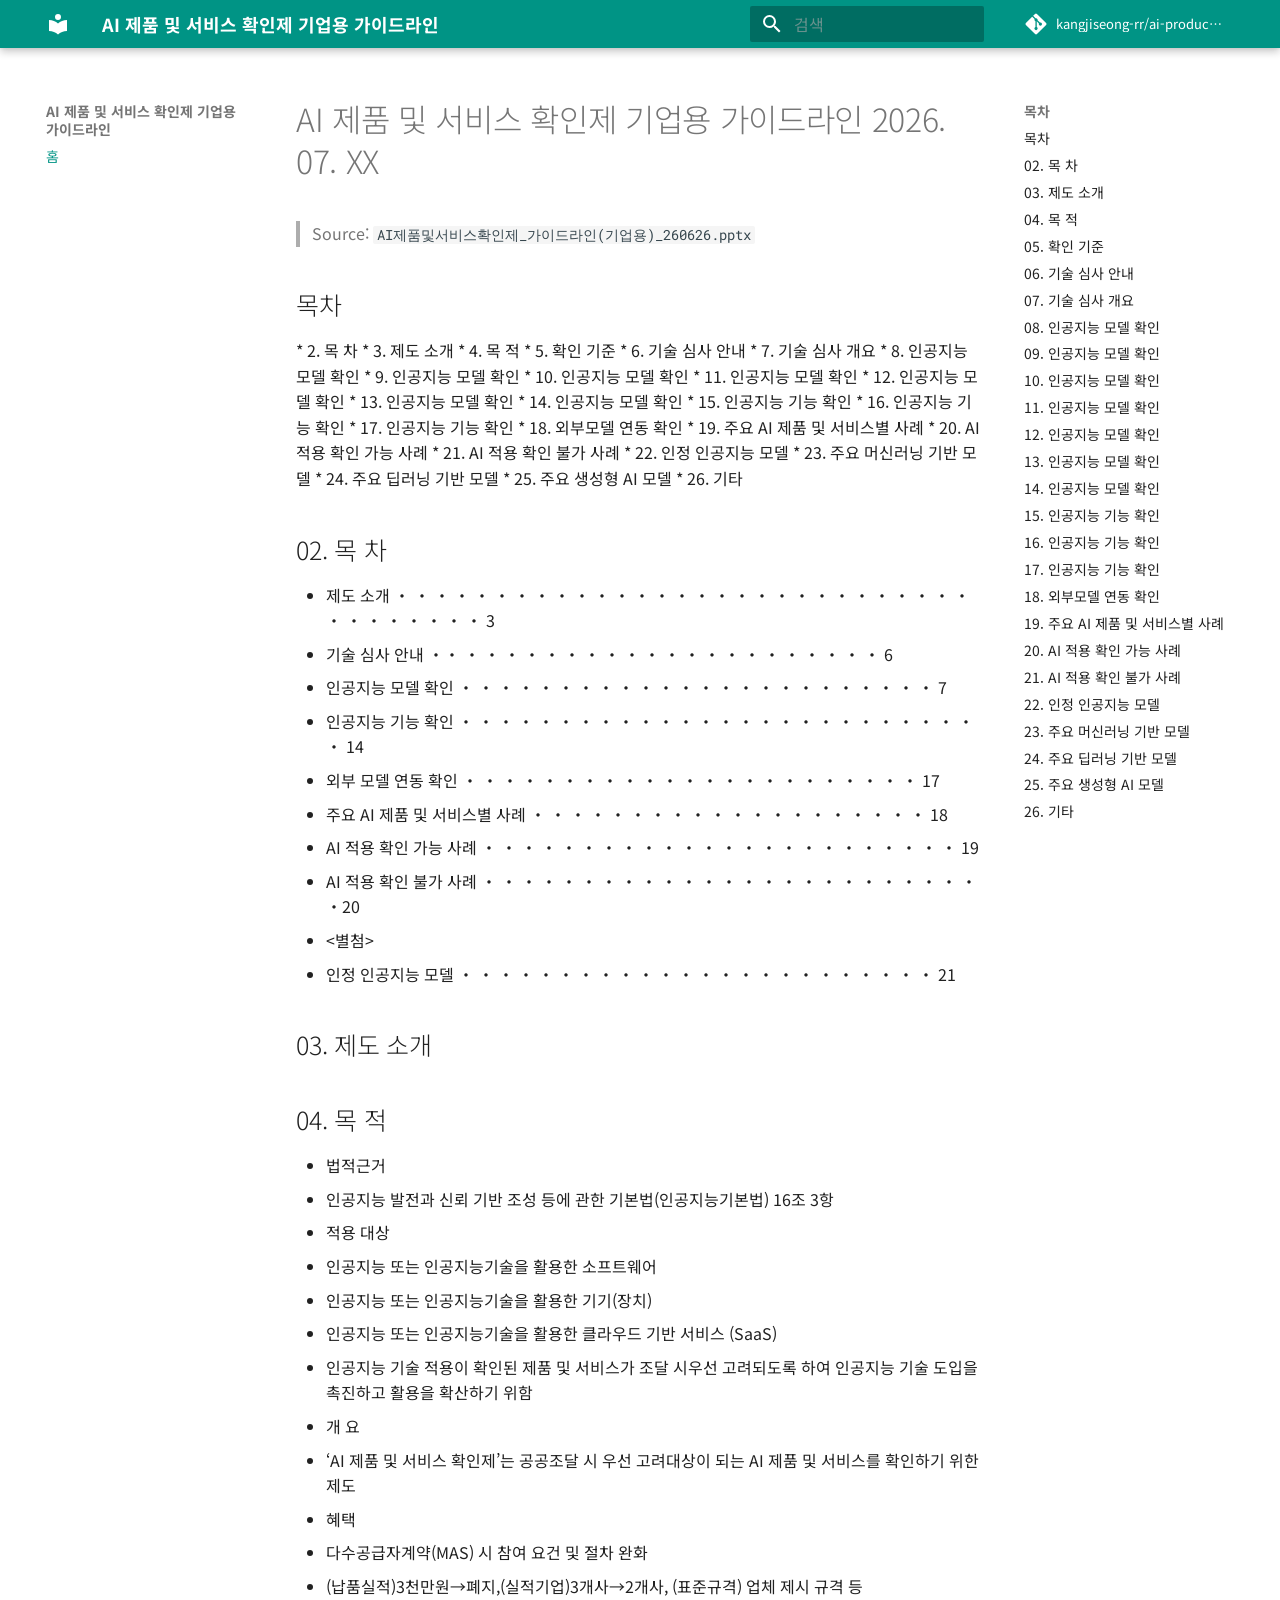
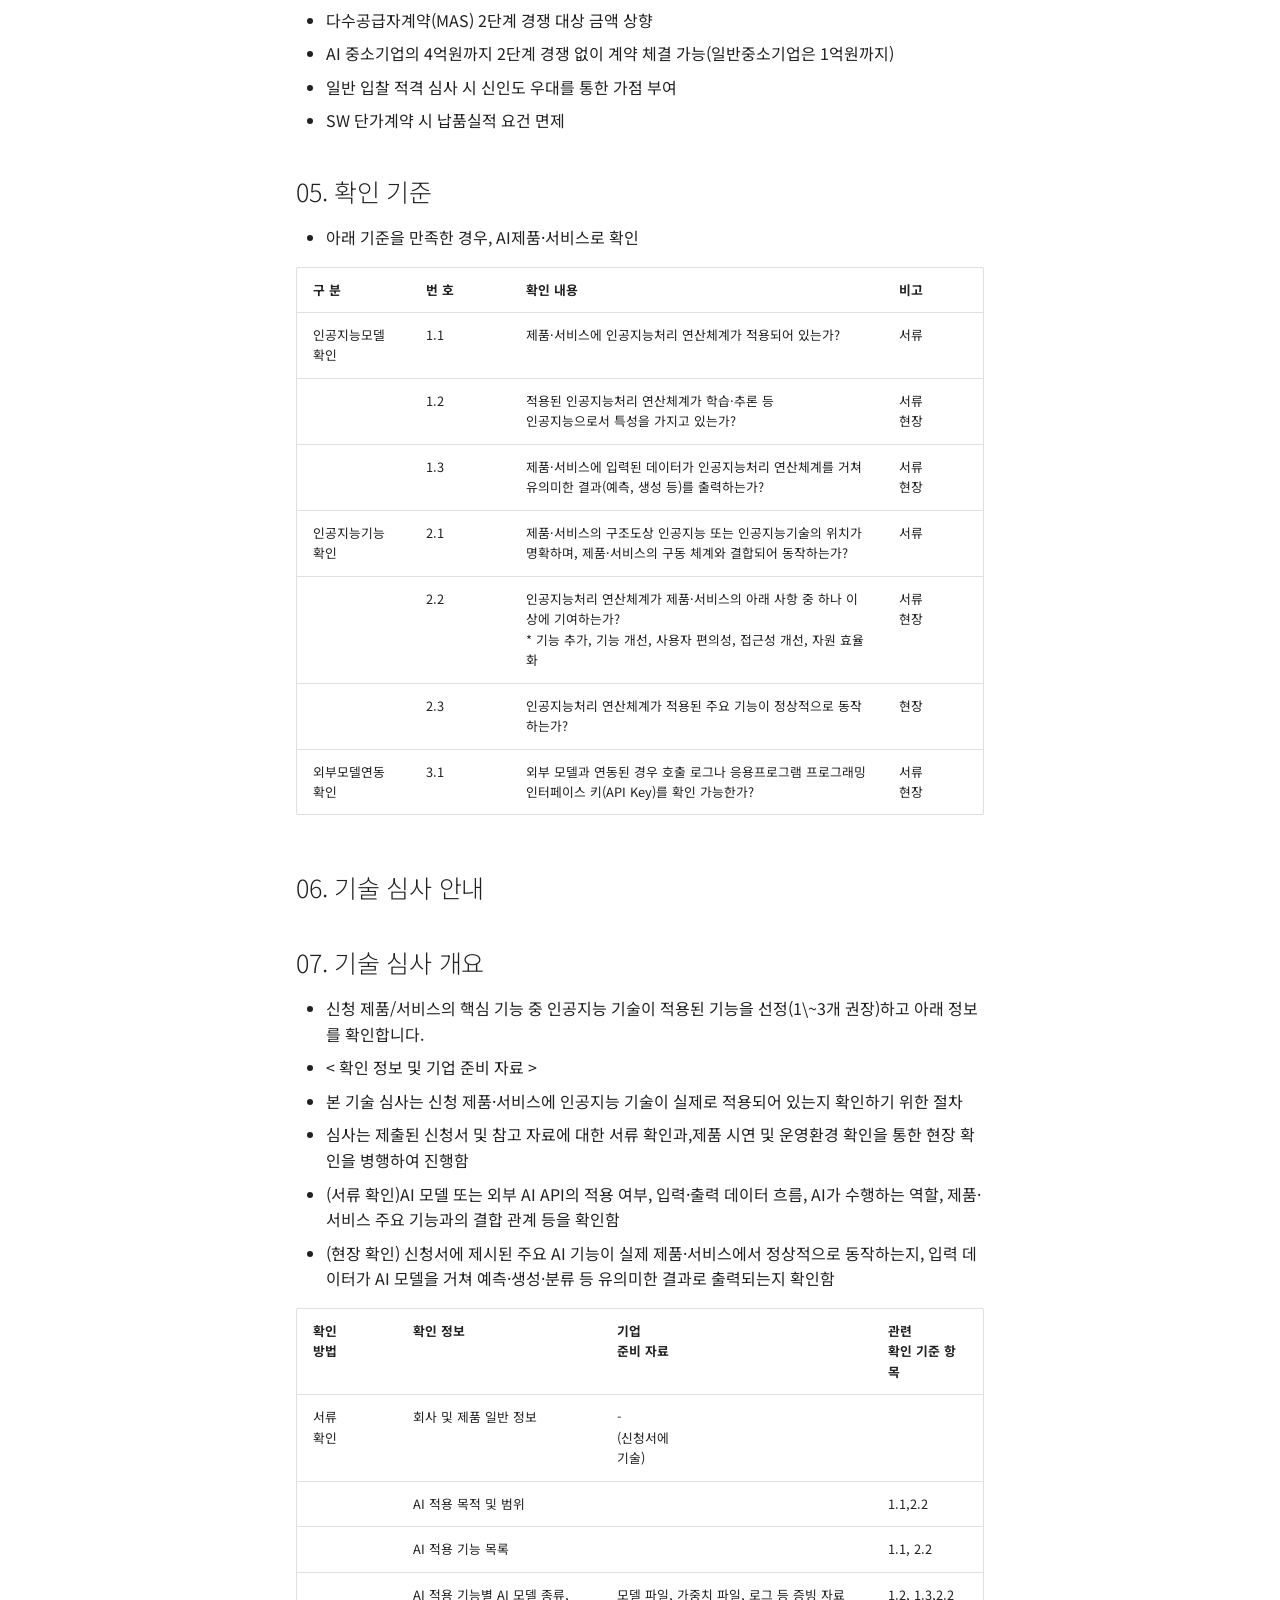
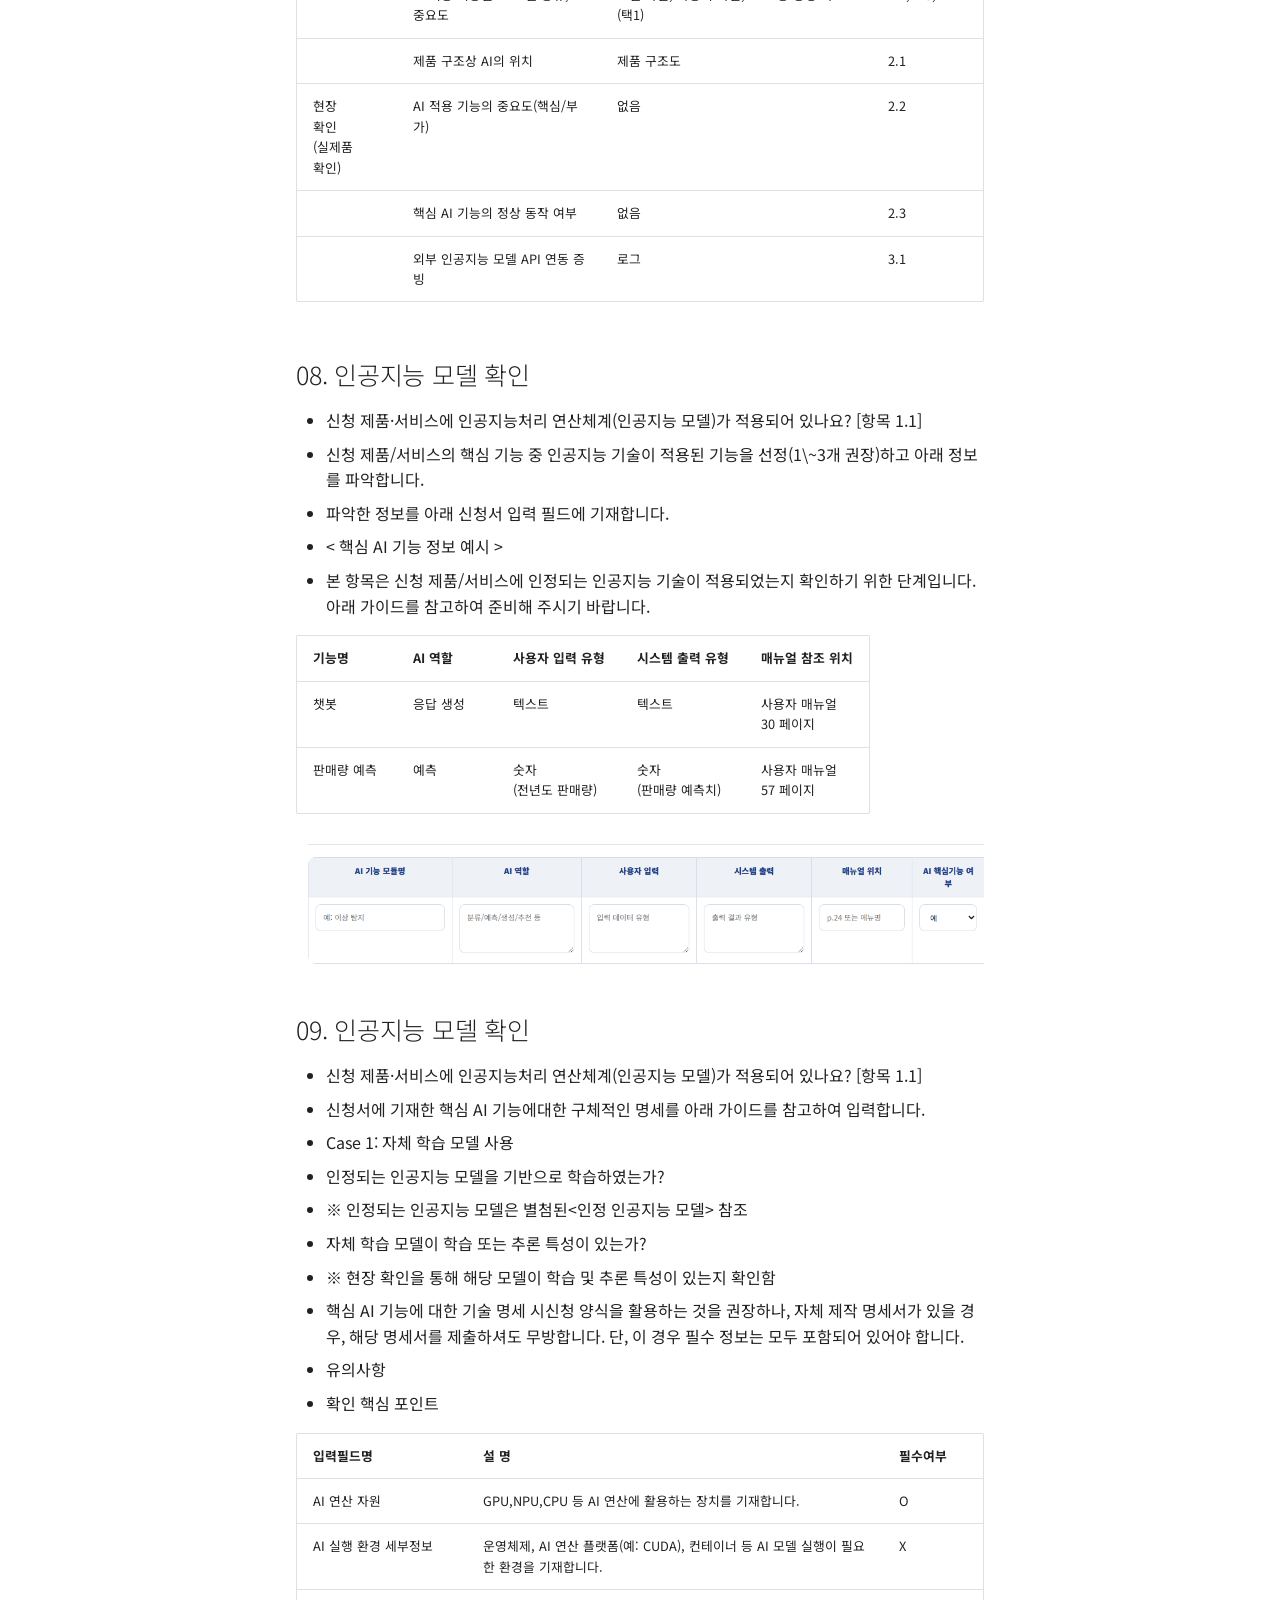
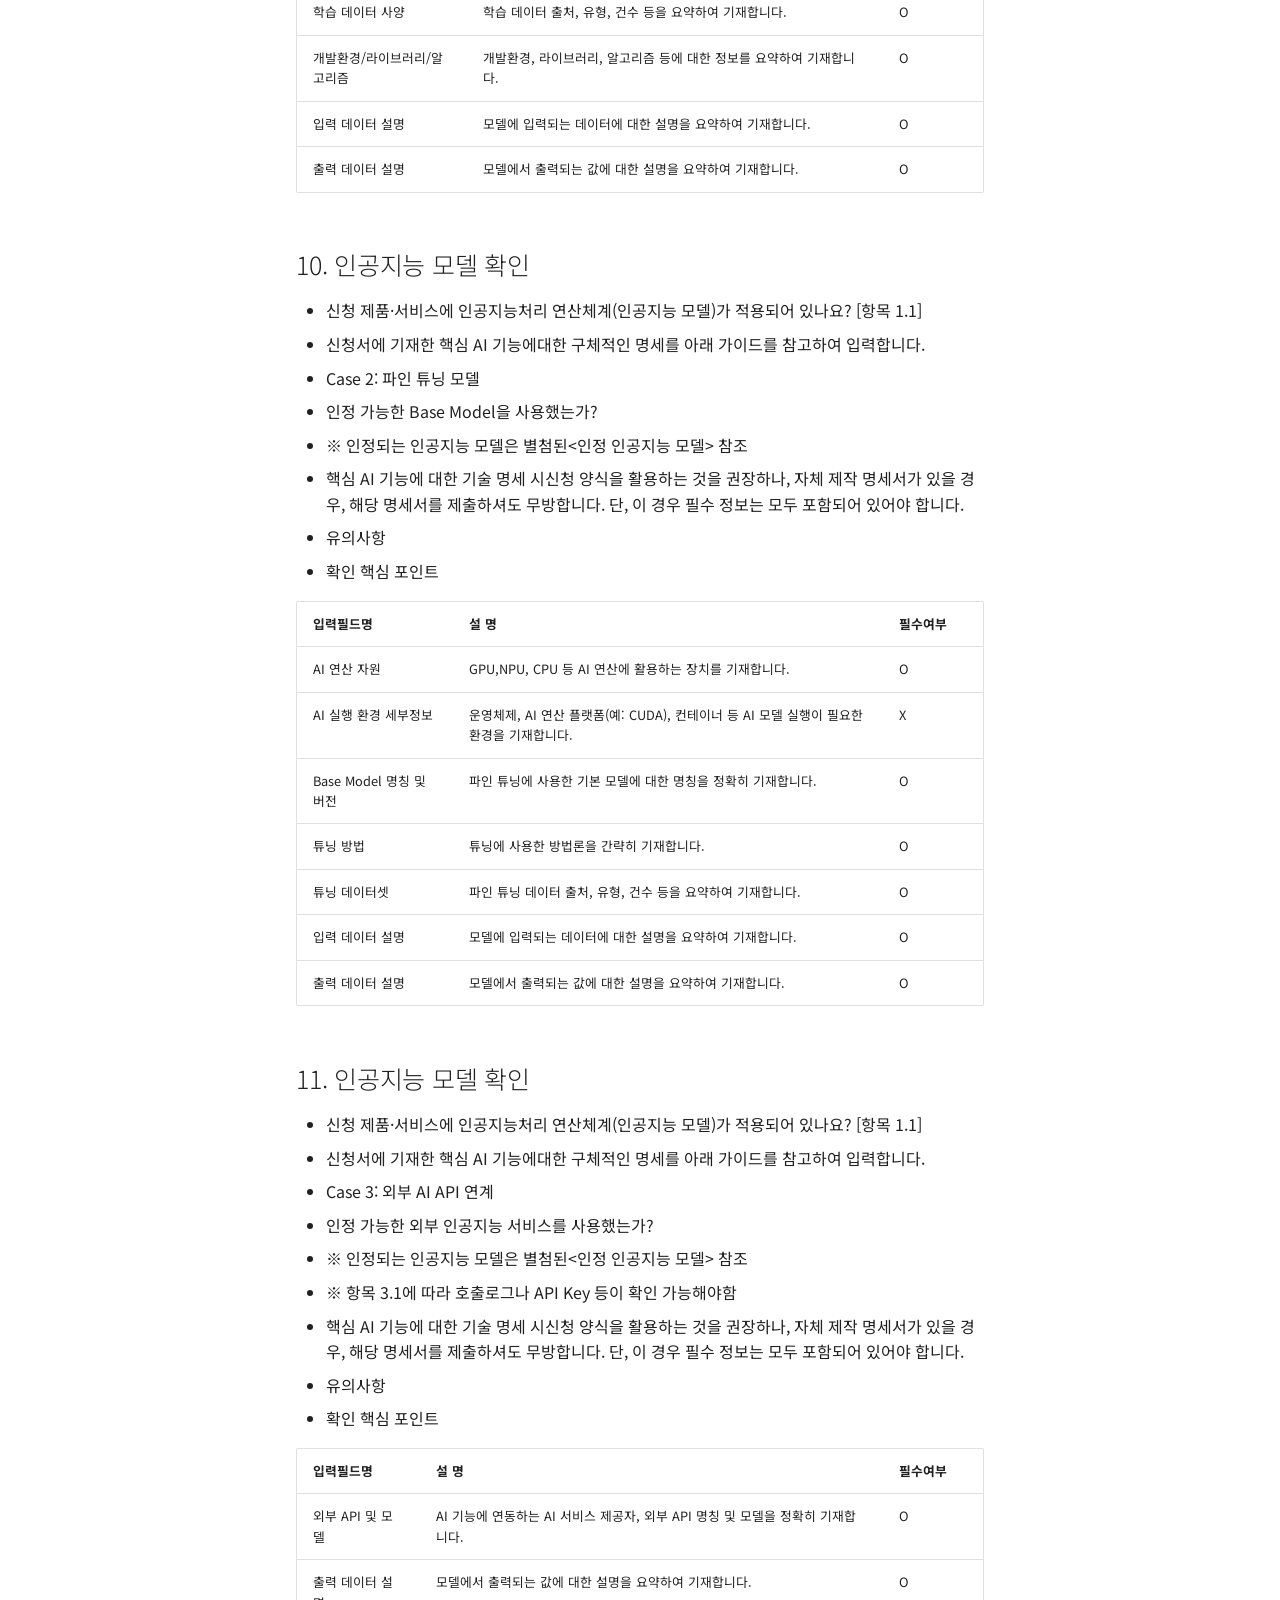
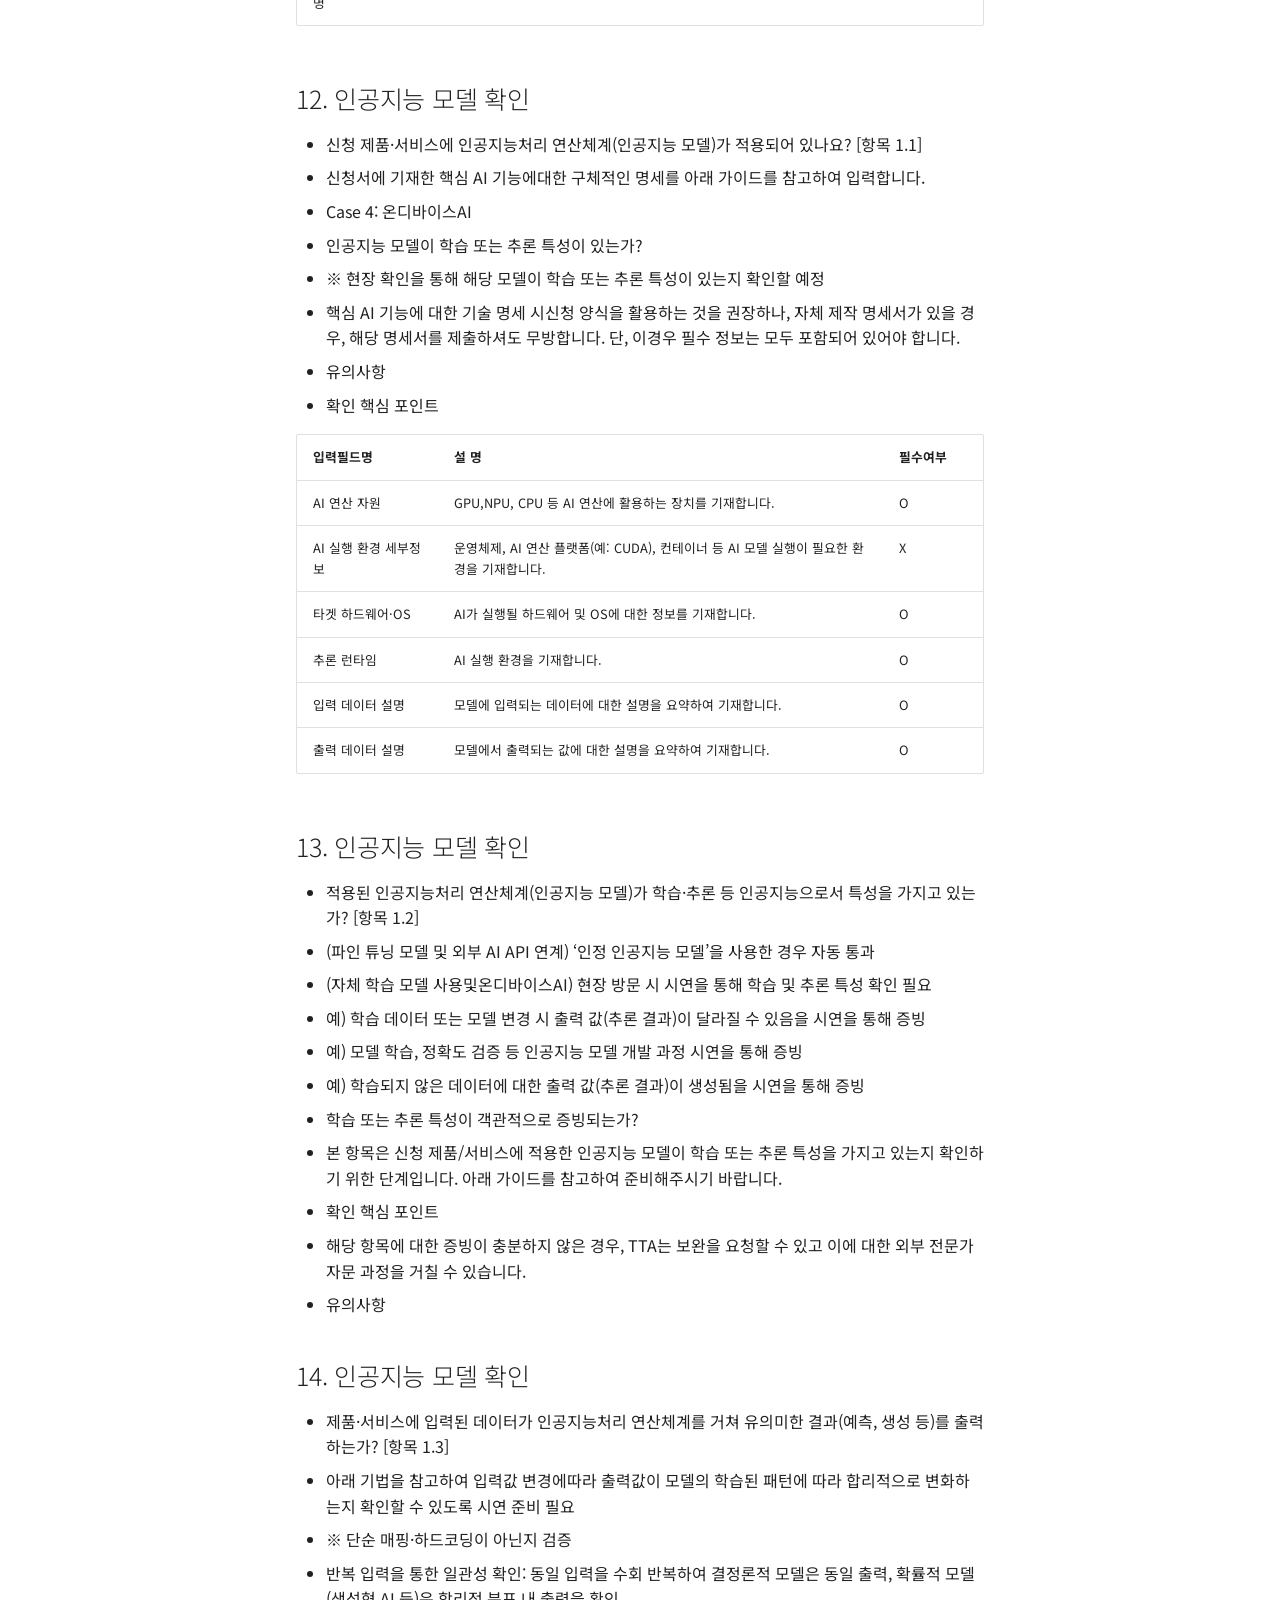
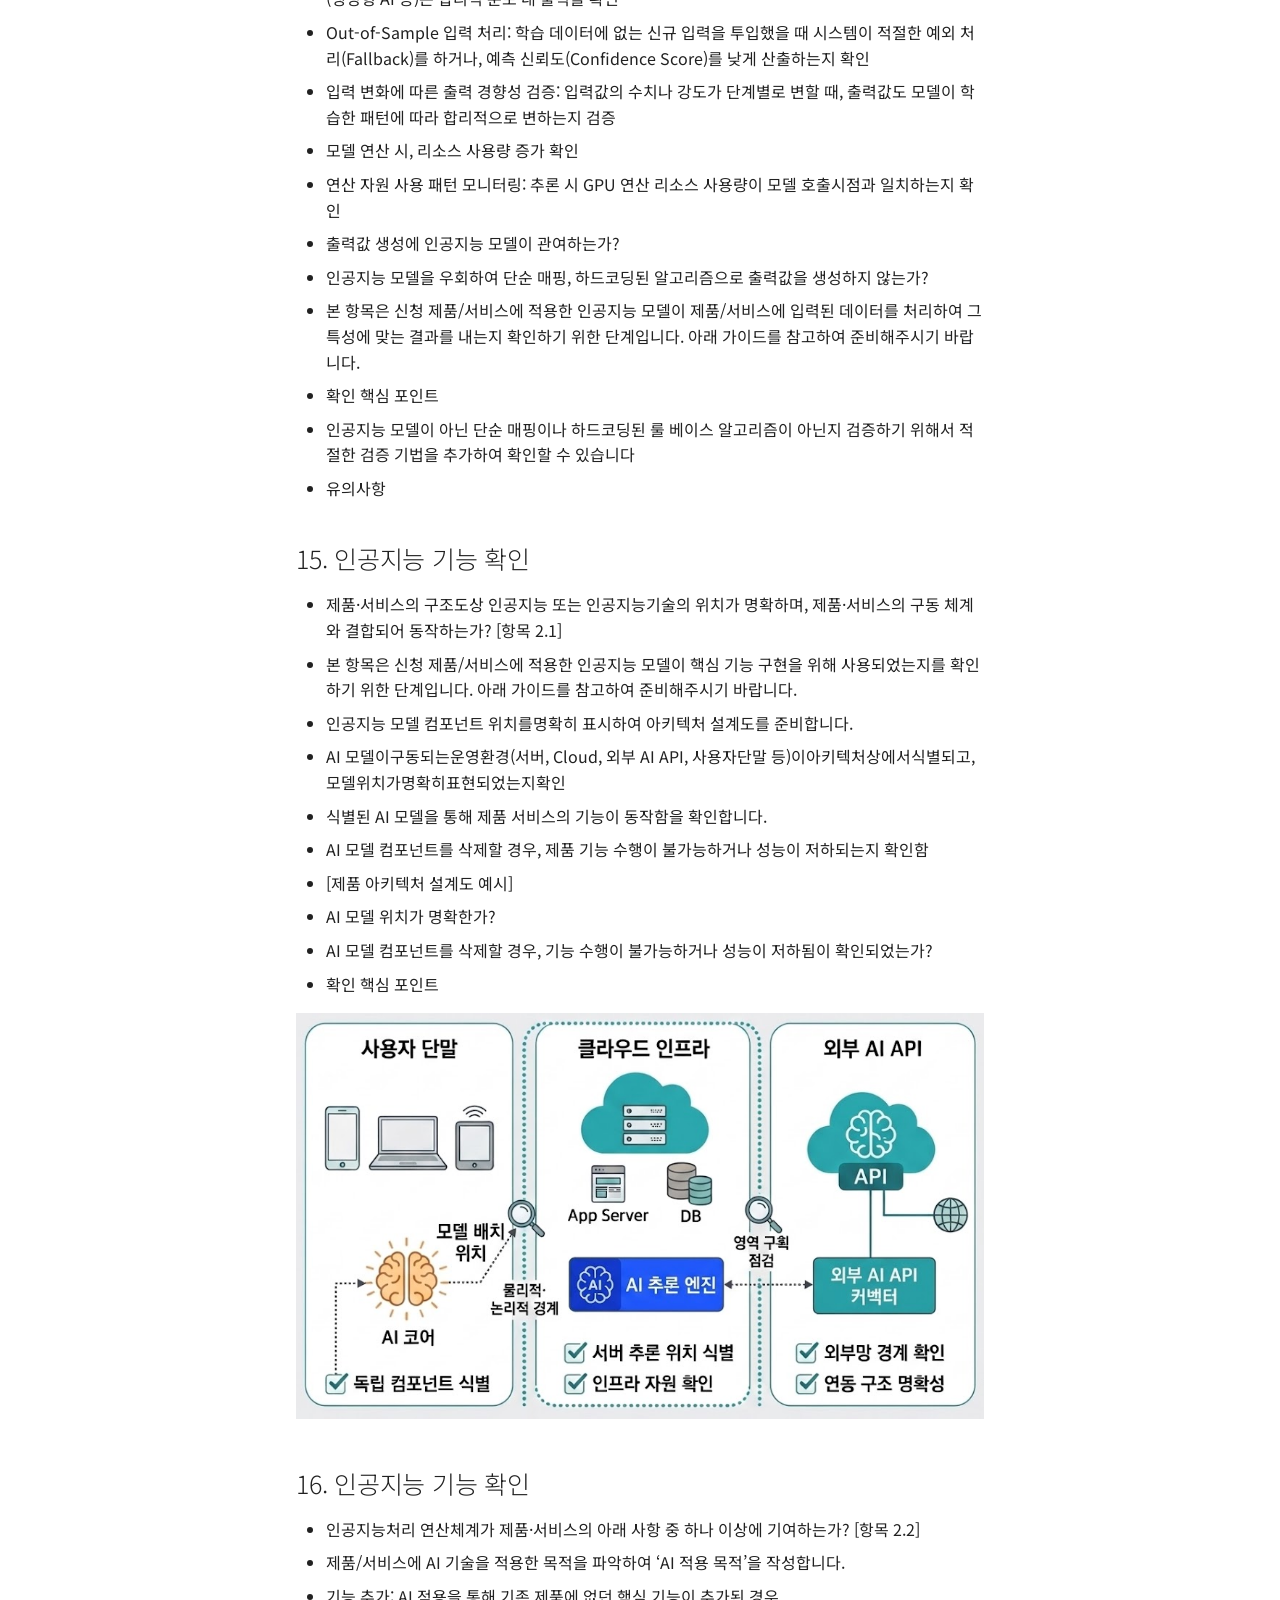
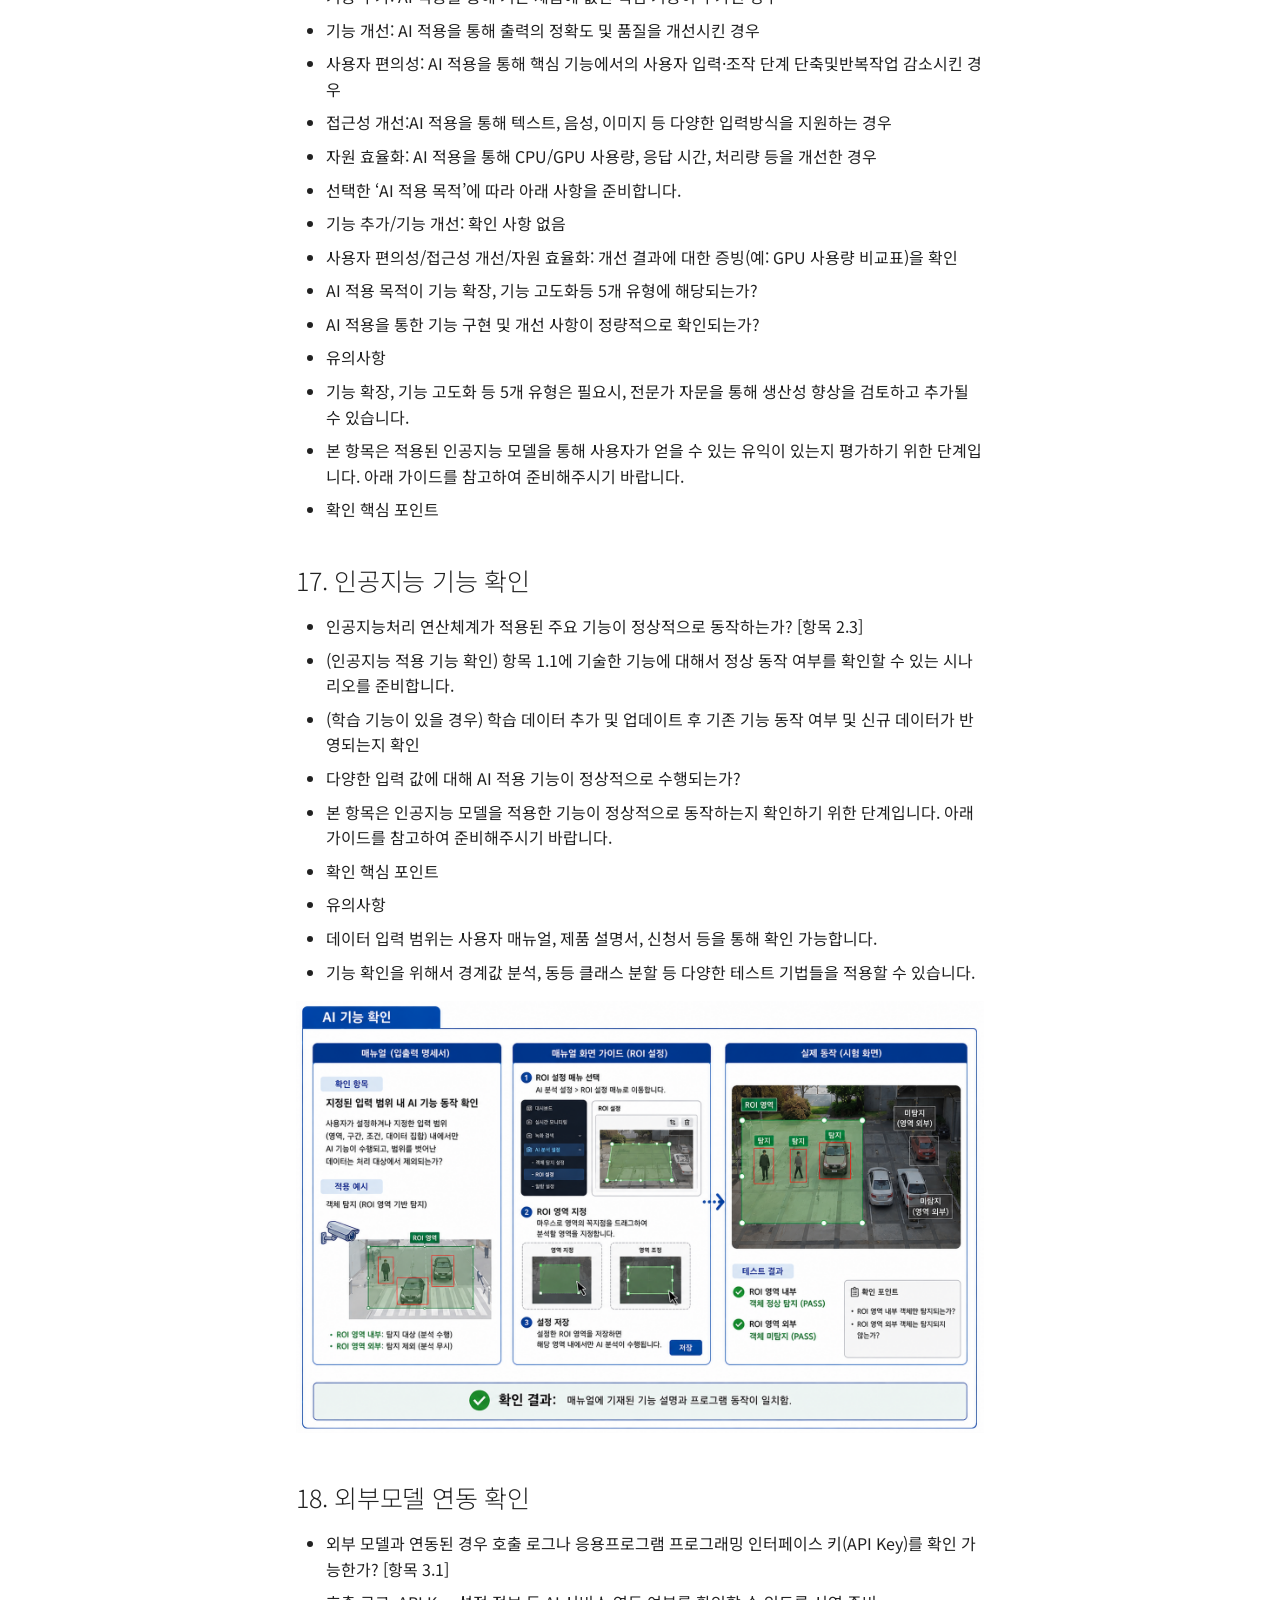
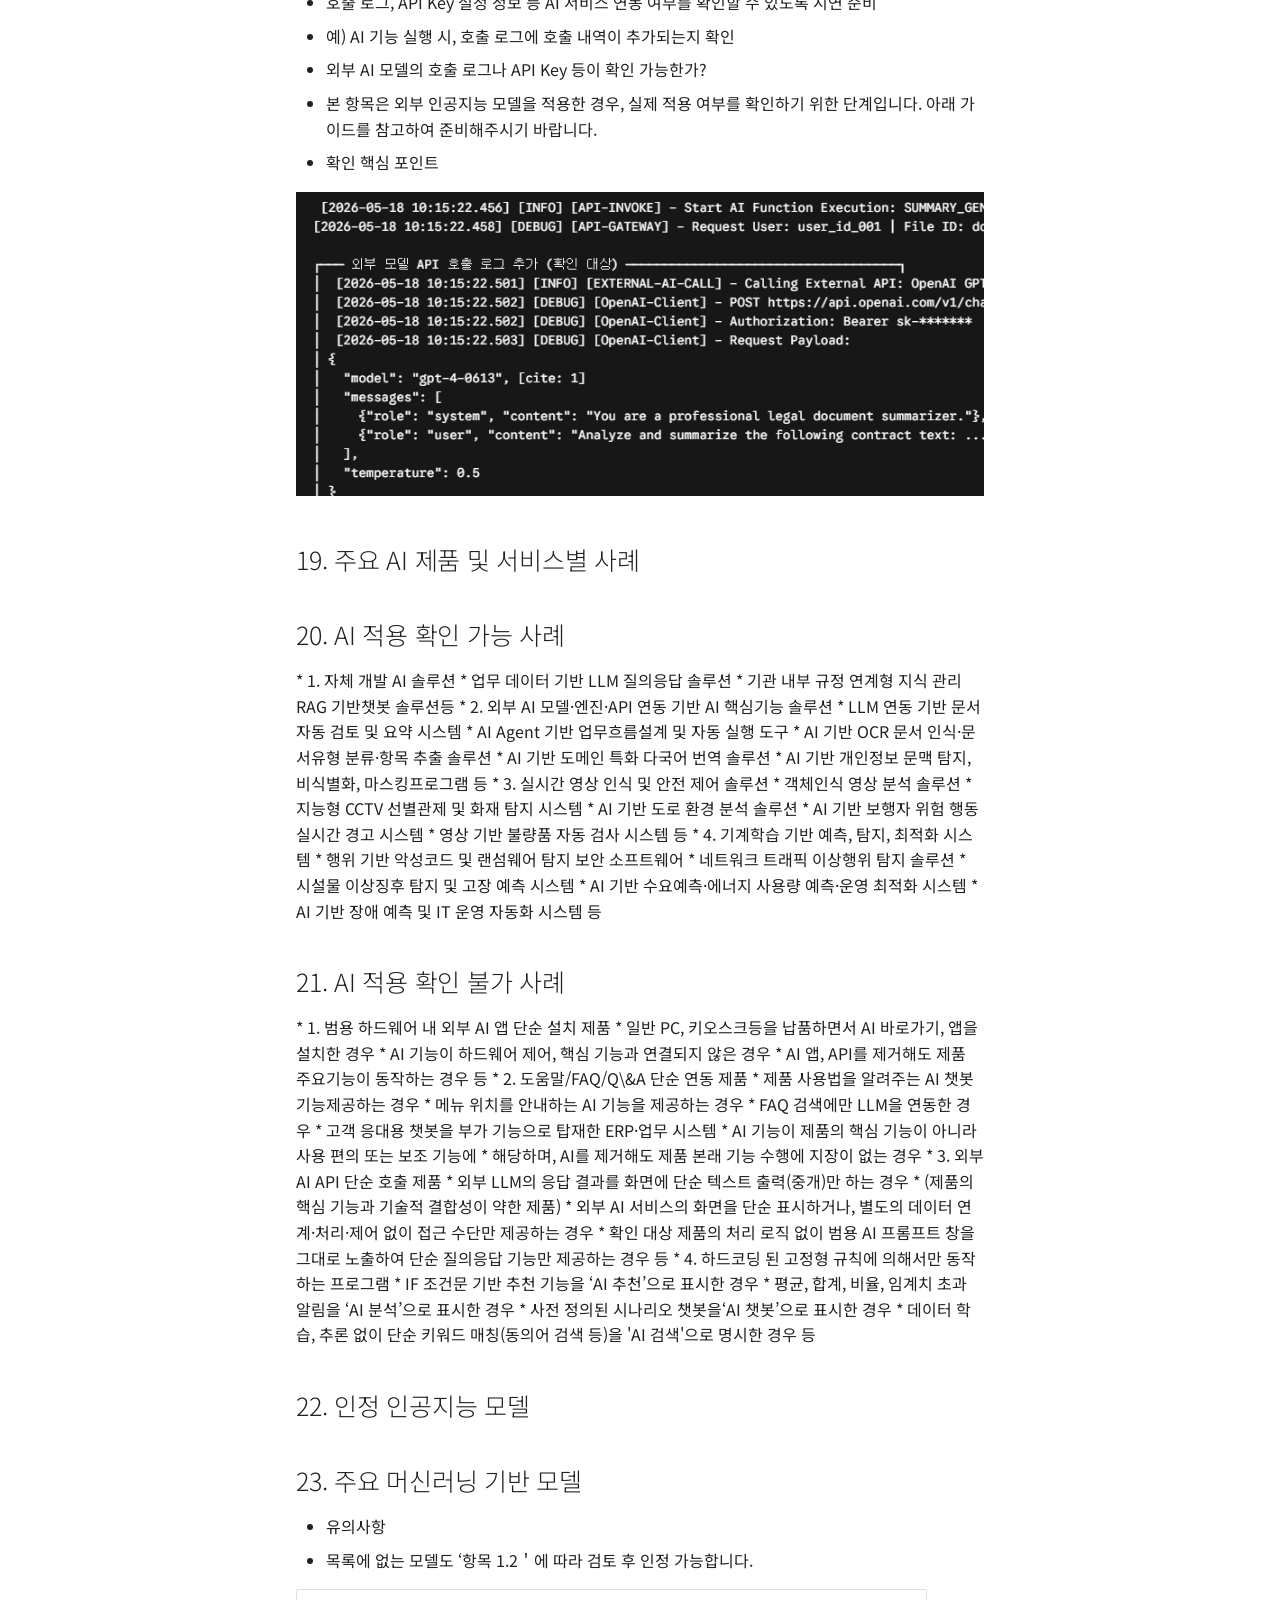
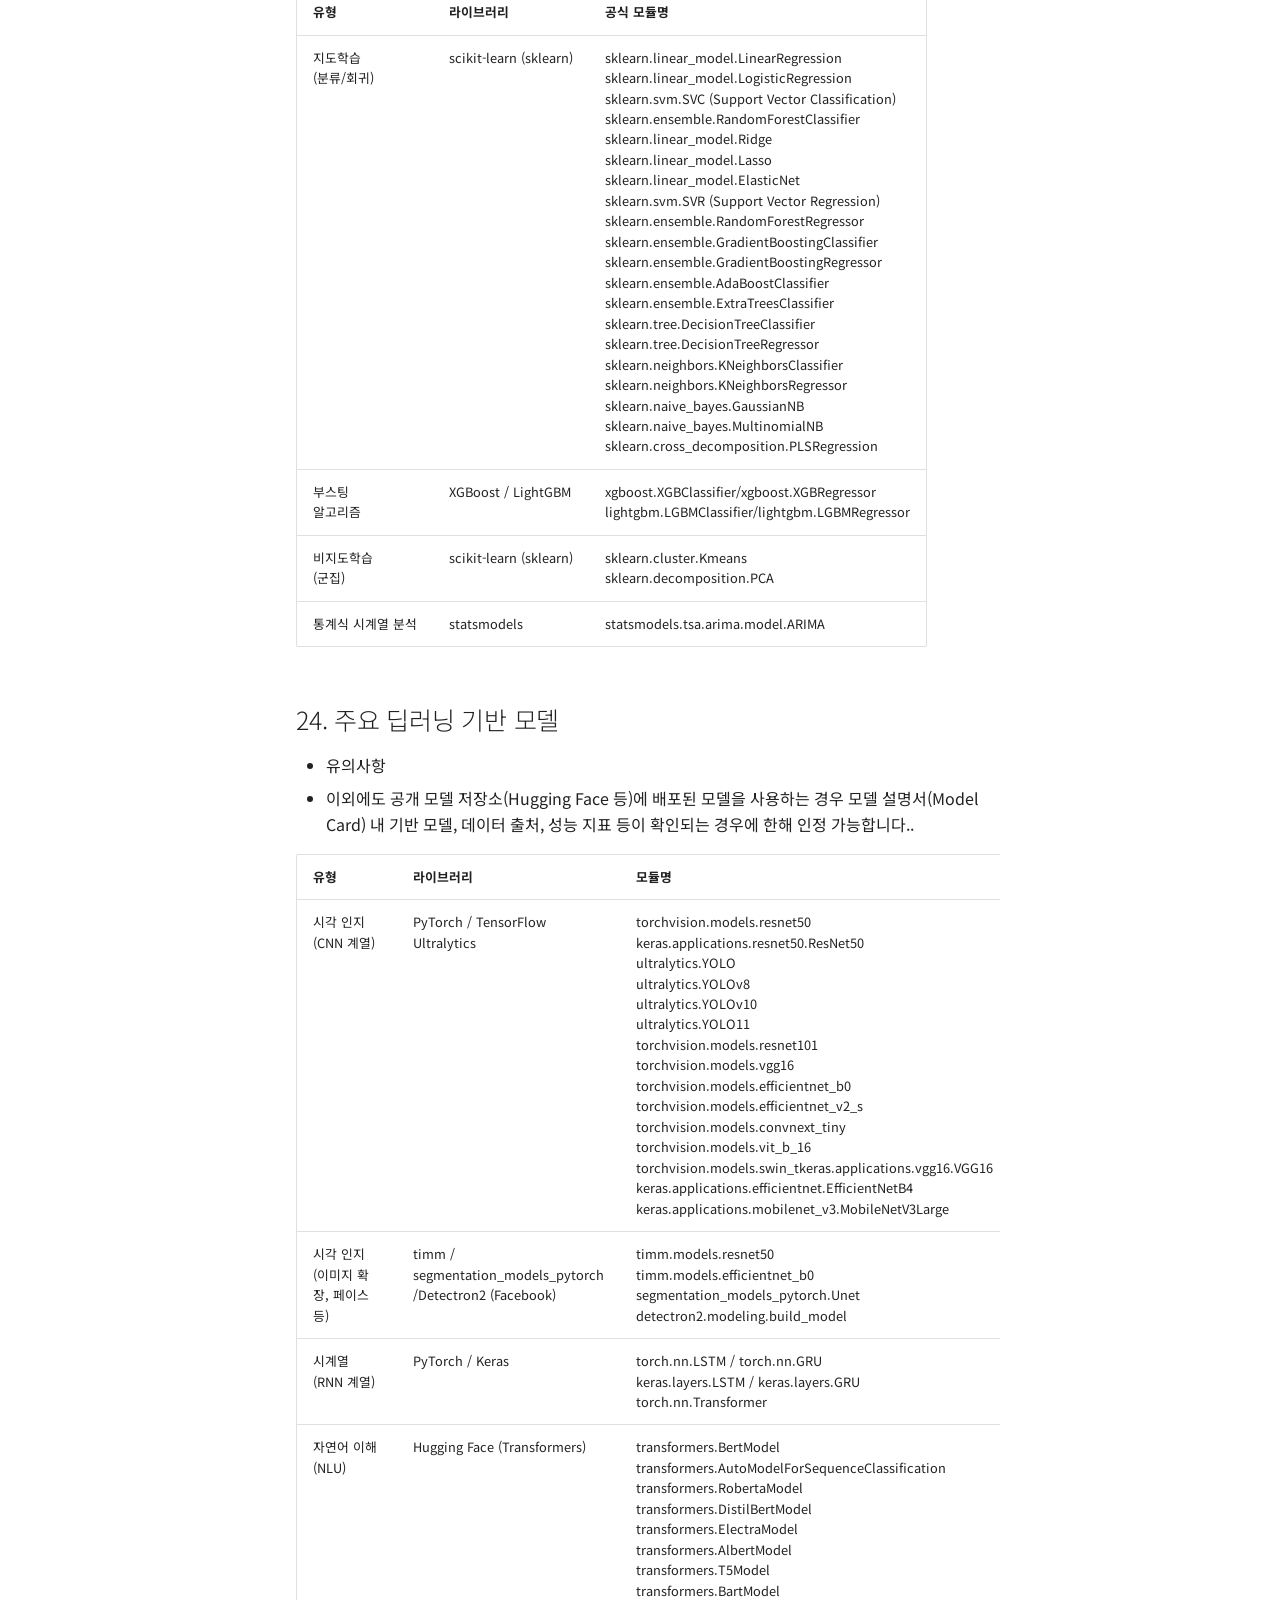
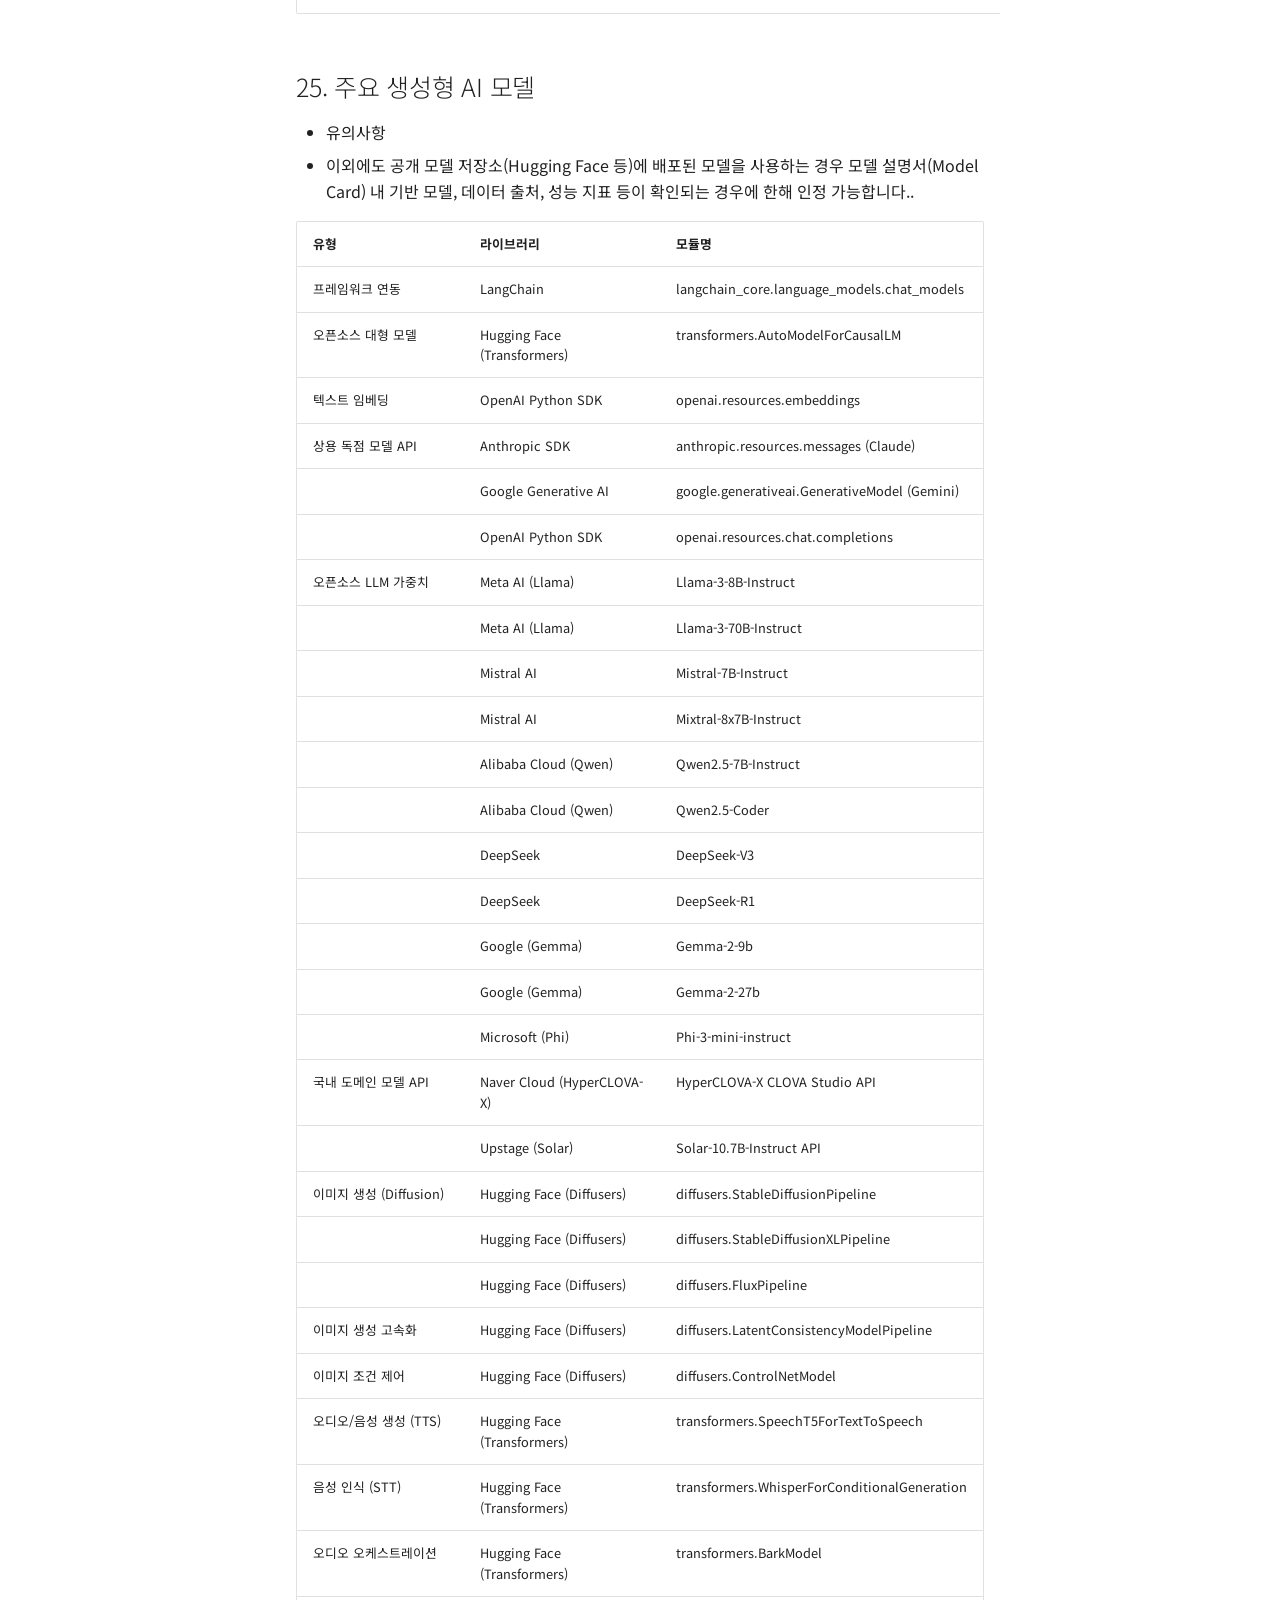
<file: index.html>
<!doctype html>
<html lang="ko" class="no-js">
  <head>
    
      <meta charset="utf-8">
      <meta name="viewport" content="width=device-width,initial-scale=1">
      
        <meta name="description" content="AI 제품 및 서비스 확인제 기업용 가이드라인 Markdown 문서">
      
      
      
        <link rel="canonical" href="https://kangjiseong-rr.github.io/ai-product-verification-guide/">
      
      
      
      
      <link rel="icon" href="assets/images/favicon.png">
      <meta name="generator" content="mkdocs-1.6.1, mkdocs-material-9.6.11">
    
    
      
        <title>AI 제품 및 서비스 확인제 기업용 가이드라인</title>
      
    
    
      <link rel="stylesheet" href="assets/stylesheets/main.4af4bdda.min.css">
      
        
        <link rel="stylesheet" href="assets/stylesheets/palette.06af60db.min.css">
      
      


    
    
      
    
    
      
        
        
        <link rel="preconnect" href="https://fonts.gstatic.com" crossorigin>
        <link rel="stylesheet" href="https://fonts.googleapis.com/css?family=Noto+Sans+KR:300,300i,400,400i,700,700i%7CRoboto+Mono:400,400i,700,700i&display=fallback">
        <style>:root{--md-text-font:"Noto Sans KR";--md-code-font:"Roboto Mono"}</style>
      
    
    
    <script>__md_scope=new URL(".",location),__md_hash=e=>[...e].reduce(((e,_)=>(e<<5)-e+_.charCodeAt(0)),0),__md_get=(e,_=localStorage,t=__md_scope)=>JSON.parse(_.getItem(t.pathname+"."+e)),__md_set=(e,_,t=localStorage,a=__md_scope)=>{try{t.setItem(a.pathname+"."+e,JSON.stringify(_))}catch(e){}}</script>
    
      

    
    
    
  </head>
  
  
    
    
      
    
    
    
    
    <body dir="ltr" data-md-color-scheme="default" data-md-color-primary="teal" data-md-color-accent="cyan">
  
    
    <input class="md-toggle" data-md-toggle="drawer" type="checkbox" id="__drawer" autocomplete="off">
    <input class="md-toggle" data-md-toggle="search" type="checkbox" id="__search" autocomplete="off">
    <label class="md-overlay" for="__drawer"></label>
    <div data-md-component="skip">
      
        
        <a href="#ai-2026-07-xx" class="md-skip">
          콘텐츠로 이동
        </a>
      
    </div>
    <div data-md-component="announce">
      
    </div>
    
    
      

  

<header class="md-header md-header--shadow" data-md-component="header">
  <nav class="md-header__inner md-grid" aria-label="상단/헤더">
    <a href="." title="AI 제품 및 서비스 확인제 기업용 가이드라인" class="md-header__button md-logo" aria-label="AI 제품 및 서비스 확인제 기업용 가이드라인" data-md-component="logo">
      
  
  <svg xmlns="http://www.w3.org/2000/svg" viewBox="0 0 24 24"><path d="M12 8a3 3 0 0 0 3-3 3 3 0 0 0-3-3 3 3 0 0 0-3 3 3 3 0 0 0 3 3m0 3.54C9.64 9.35 6.5 8 3 8v11c3.5 0 6.64 1.35 9 3.54 2.36-2.19 5.5-3.54 9-3.54V8c-3.5 0-6.64 1.35-9 3.54"/></svg>

    </a>
    <label class="md-header__button md-icon" for="__drawer">
      
      <svg xmlns="http://www.w3.org/2000/svg" viewBox="0 0 24 24"><path d="M3 6h18v2H3zm0 5h18v2H3zm0 5h18v2H3z"/></svg>
    </label>
    <div class="md-header__title" data-md-component="header-title">
      <div class="md-header__ellipsis">
        <div class="md-header__topic">
          <span class="md-ellipsis">
            AI 제품 및 서비스 확인제 기업용 가이드라인
          </span>
        </div>
        <div class="md-header__topic" data-md-component="header-topic">
          <span class="md-ellipsis">
            
              홈
            
          </span>
        </div>
      </div>
    </div>
    
      
        <form class="md-header__option" data-md-component="palette">
  
    
    
    
    <input class="md-option" data-md-color-media="" data-md-color-scheme="default" data-md-color-primary="teal" data-md-color-accent="cyan"  aria-hidden="true"  type="radio" name="__palette" id="__palette_0">
    
  
</form>
      
    
    
      <script>var palette=__md_get("__palette");if(palette&&palette.color){if("(prefers-color-scheme)"===palette.color.media){var media=matchMedia("(prefers-color-scheme: light)"),input=document.querySelector(media.matches?"[data-md-color-media='(prefers-color-scheme: light)']":"[data-md-color-media='(prefers-color-scheme: dark)']");palette.color.media=input.getAttribute("data-md-color-media"),palette.color.scheme=input.getAttribute("data-md-color-scheme"),palette.color.primary=input.getAttribute("data-md-color-primary"),palette.color.accent=input.getAttribute("data-md-color-accent")}for(var[key,value]of Object.entries(palette.color))document.body.setAttribute("data-md-color-"+key,value)}</script>
    
    
    
      
      
        <label class="md-header__button md-icon" for="__search">
          
          <svg xmlns="http://www.w3.org/2000/svg" viewBox="0 0 24 24"><path d="M9.5 3A6.5 6.5 0 0 1 16 9.5c0 1.61-.59 3.09-1.56 4.23l.27.27h.79l5 5-1.5 1.5-5-5v-.79l-.27-.27A6.52 6.52 0 0 1 9.5 16 6.5 6.5 0 0 1 3 9.5 6.5 6.5 0 0 1 9.5 3m0 2C7 5 5 7 5 9.5S7 14 9.5 14 14 12 14 9.5 12 5 9.5 5"/></svg>
        </label>
        <div class="md-search" data-md-component="search" role="dialog">
  <label class="md-search__overlay" for="__search"></label>
  <div class="md-search__inner" role="search">
    <form class="md-search__form" name="search">
      <input type="text" class="md-search__input" name="query" aria-label="검색" placeholder="검색" autocapitalize="off" autocorrect="off" autocomplete="off" spellcheck="false" data-md-component="search-query" required>
      <label class="md-search__icon md-icon" for="__search">
        
        <svg xmlns="http://www.w3.org/2000/svg" viewBox="0 0 24 24"><path d="M9.5 3A6.5 6.5 0 0 1 16 9.5c0 1.61-.59 3.09-1.56 4.23l.27.27h.79l5 5-1.5 1.5-5-5v-.79l-.27-.27A6.52 6.52 0 0 1 9.5 16 6.5 6.5 0 0 1 3 9.5 6.5 6.5 0 0 1 9.5 3m0 2C7 5 5 7 5 9.5S7 14 9.5 14 14 12 14 9.5 12 5 9.5 5"/></svg>
        
        <svg xmlns="http://www.w3.org/2000/svg" viewBox="0 0 24 24"><path d="M20 11v2H8l5.5 5.5-1.42 1.42L4.16 12l7.92-7.92L13.5 5.5 8 11z"/></svg>
      </label>
      <nav class="md-search__options" aria-label="검색">
        
        <button type="reset" class="md-search__icon md-icon" title="지우기" aria-label="지우기" tabindex="-1">
          
          <svg xmlns="http://www.w3.org/2000/svg" viewBox="0 0 24 24"><path d="M19 6.41 17.59 5 12 10.59 6.41 5 5 6.41 10.59 12 5 17.59 6.41 19 12 13.41 17.59 19 19 17.59 13.41 12z"/></svg>
        </button>
      </nav>
      
    </form>
    <div class="md-search__output">
      <div class="md-search__scrollwrap" tabindex="0" data-md-scrollfix>
        <div class="md-search-result" data-md-component="search-result">
          <div class="md-search-result__meta">
            검색 초기화
          </div>
          <ol class="md-search-result__list" role="presentation"></ol>
        </div>
      </div>
    </div>
  </div>
</div>
      
    
    
      <div class="md-header__source">
        <a href="https://github.com/kangjiseong-rr/ai-product-verification-guide" title="저장소로 이동" class="md-source" data-md-component="source">
  <div class="md-source__icon md-icon">
    
    <svg xmlns="http://www.w3.org/2000/svg" viewBox="0 0 448 512"><!--! Font Awesome Free 6.7.2 by @fontawesome - https://fontawesome.com License - https://fontawesome.com/license/free (Icons: CC BY 4.0, Fonts: SIL OFL 1.1, Code: MIT License) Copyright 2024 Fonticons, Inc.--><path d="M439.55 236.05 244 40.45a28.87 28.87 0 0 0-40.81 0l-40.66 40.63 51.52 51.52c27.06-9.14 52.68 16.77 43.39 43.68l49.66 49.66c34.23-11.8 61.18 31 35.47 56.69-26.49 26.49-70.21-2.87-56-37.34L240.22 199v121.85c25.3 12.54 22.26 41.85 9.08 55a34.34 34.34 0 0 1-48.55 0c-17.57-17.6-11.07-46.91 11.25-56v-123c-20.8-8.51-24.6-30.74-18.64-45L142.57 101 8.45 235.14a28.86 28.86 0 0 0 0 40.81l195.61 195.6a28.86 28.86 0 0 0 40.8 0l194.69-194.69a28.86 28.86 0 0 0 0-40.81"/></svg>
  </div>
  <div class="md-source__repository">
    kangjiseong-rr/ai-product-verification-guide
  </div>
</a>
      </div>
    
  </nav>
  
</header>
    
    <div class="md-container" data-md-component="container">
      
      
        
          
        
      
      <main class="md-main" data-md-component="main">
        <div class="md-main__inner md-grid">
          
            
              
              <div class="md-sidebar md-sidebar--primary" data-md-component="sidebar" data-md-type="navigation" >
                <div class="md-sidebar__scrollwrap">
                  <div class="md-sidebar__inner">
                    



<nav class="md-nav md-nav--primary" aria-label="네비게이션" data-md-level="0">
  <label class="md-nav__title" for="__drawer">
    <a href="." title="AI 제품 및 서비스 확인제 기업용 가이드라인" class="md-nav__button md-logo" aria-label="AI 제품 및 서비스 확인제 기업용 가이드라인" data-md-component="logo">
      
  
  <svg xmlns="http://www.w3.org/2000/svg" viewBox="0 0 24 24"><path d="M12 8a3 3 0 0 0 3-3 3 3 0 0 0-3-3 3 3 0 0 0-3 3 3 3 0 0 0 3 3m0 3.54C9.64 9.35 6.5 8 3 8v11c3.5 0 6.64 1.35 9 3.54 2.36-2.19 5.5-3.54 9-3.54V8c-3.5 0-6.64 1.35-9 3.54"/></svg>

    </a>
    AI 제품 및 서비스 확인제 기업용 가이드라인
  </label>
  
    <div class="md-nav__source">
      <a href="https://github.com/kangjiseong-rr/ai-product-verification-guide" title="저장소로 이동" class="md-source" data-md-component="source">
  <div class="md-source__icon md-icon">
    
    <svg xmlns="http://www.w3.org/2000/svg" viewBox="0 0 448 512"><!--! Font Awesome Free 6.7.2 by @fontawesome - https://fontawesome.com License - https://fontawesome.com/license/free (Icons: CC BY 4.0, Fonts: SIL OFL 1.1, Code: MIT License) Copyright 2024 Fonticons, Inc.--><path d="M439.55 236.05 244 40.45a28.87 28.87 0 0 0-40.81 0l-40.66 40.63 51.52 51.52c27.06-9.14 52.68 16.77 43.39 43.68l49.66 49.66c34.23-11.8 61.18 31 35.47 56.69-26.49 26.49-70.21-2.87-56-37.34L240.22 199v121.85c25.3 12.54 22.26 41.85 9.08 55a34.34 34.34 0 0 1-48.55 0c-17.57-17.6-11.07-46.91 11.25-56v-123c-20.8-8.51-24.6-30.74-18.64-45L142.57 101 8.45 235.14a28.86 28.86 0 0 0 0 40.81l195.61 195.6a28.86 28.86 0 0 0 40.8 0l194.69-194.69a28.86 28.86 0 0 0 0-40.81"/></svg>
  </div>
  <div class="md-source__repository">
    kangjiseong-rr/ai-product-verification-guide
  </div>
</a>
    </div>
  
  <ul class="md-nav__list" data-md-scrollfix>
    
      
      
  
  
    
  
  
  
    <li class="md-nav__item md-nav__item--active">
      
      <input class="md-nav__toggle md-toggle" type="checkbox" id="__toc">
      
      
        
      
      
        <label class="md-nav__link md-nav__link--active" for="__toc">
          
  
  
  <span class="md-ellipsis">
    홈
    
  </span>
  

          <span class="md-nav__icon md-icon"></span>
        </label>
      
      <a href="." class="md-nav__link md-nav__link--active">
        
  
  
  <span class="md-ellipsis">
    홈
    
  </span>
  

      </a>
      
        

<nav class="md-nav md-nav--secondary" aria-label="목차">
  
  
  
    
  
  
    <label class="md-nav__title" for="__toc">
      <span class="md-nav__icon md-icon"></span>
      목차
    </label>
    <ul class="md-nav__list" data-md-component="toc" data-md-scrollfix>
      
        <li class="md-nav__item">
  <a href="#_1" class="md-nav__link">
    <span class="md-ellipsis">
      목차
    </span>
  </a>
  
</li>
      
        <li class="md-nav__item">
  <a href="#02" class="md-nav__link">
    <span class="md-ellipsis">
      02. 목 차
    </span>
  </a>
  
</li>
      
        <li class="md-nav__item">
  <a href="#03" class="md-nav__link">
    <span class="md-ellipsis">
      03. 제도 소개
    </span>
  </a>
  
</li>
      
        <li class="md-nav__item">
  <a href="#04" class="md-nav__link">
    <span class="md-ellipsis">
      04. 목 적
    </span>
  </a>
  
</li>
      
        <li class="md-nav__item">
  <a href="#05" class="md-nav__link">
    <span class="md-ellipsis">
      05. 확인 기준
    </span>
  </a>
  
</li>
      
        <li class="md-nav__item">
  <a href="#06" class="md-nav__link">
    <span class="md-ellipsis">
      06. 기술 심사 안내
    </span>
  </a>
  
</li>
      
        <li class="md-nav__item">
  <a href="#07" class="md-nav__link">
    <span class="md-ellipsis">
      07. 기술 심사 개요
    </span>
  </a>
  
</li>
      
        <li class="md-nav__item">
  <a href="#08" class="md-nav__link">
    <span class="md-ellipsis">
      08. 인공지능 모델 확인
    </span>
  </a>
  
</li>
      
        <li class="md-nav__item">
  <a href="#09" class="md-nav__link">
    <span class="md-ellipsis">
      09. 인공지능 모델 확인
    </span>
  </a>
  
</li>
      
        <li class="md-nav__item">
  <a href="#10" class="md-nav__link">
    <span class="md-ellipsis">
      10. 인공지능 모델 확인
    </span>
  </a>
  
</li>
      
        <li class="md-nav__item">
  <a href="#11" class="md-nav__link">
    <span class="md-ellipsis">
      11. 인공지능 모델 확인
    </span>
  </a>
  
</li>
      
        <li class="md-nav__item">
  <a href="#12" class="md-nav__link">
    <span class="md-ellipsis">
      12. 인공지능 모델 확인
    </span>
  </a>
  
</li>
      
        <li class="md-nav__item">
  <a href="#13" class="md-nav__link">
    <span class="md-ellipsis">
      13. 인공지능 모델 확인
    </span>
  </a>
  
</li>
      
        <li class="md-nav__item">
  <a href="#14" class="md-nav__link">
    <span class="md-ellipsis">
      14. 인공지능 모델 확인
    </span>
  </a>
  
</li>
      
        <li class="md-nav__item">
  <a href="#15" class="md-nav__link">
    <span class="md-ellipsis">
      15. 인공지능 기능 확인
    </span>
  </a>
  
</li>
      
        <li class="md-nav__item">
  <a href="#16" class="md-nav__link">
    <span class="md-ellipsis">
      16. 인공지능 기능 확인
    </span>
  </a>
  
</li>
      
        <li class="md-nav__item">
  <a href="#17" class="md-nav__link">
    <span class="md-ellipsis">
      17. 인공지능 기능 확인
    </span>
  </a>
  
</li>
      
        <li class="md-nav__item">
  <a href="#18" class="md-nav__link">
    <span class="md-ellipsis">
      18. 외부모델 연동 확인
    </span>
  </a>
  
</li>
      
        <li class="md-nav__item">
  <a href="#19-ai" class="md-nav__link">
    <span class="md-ellipsis">
      19. 주요 AI 제품 및 서비스별 사례
    </span>
  </a>
  
</li>
      
        <li class="md-nav__item">
  <a href="#20-ai" class="md-nav__link">
    <span class="md-ellipsis">
      20. AI 적용 확인 가능 사례
    </span>
  </a>
  
</li>
      
        <li class="md-nav__item">
  <a href="#21-ai" class="md-nav__link">
    <span class="md-ellipsis">
      21. AI 적용 확인 불가 사례
    </span>
  </a>
  
</li>
      
        <li class="md-nav__item">
  <a href="#22" class="md-nav__link">
    <span class="md-ellipsis">
      22. 인정 인공지능 모델
    </span>
  </a>
  
</li>
      
        <li class="md-nav__item">
  <a href="#23" class="md-nav__link">
    <span class="md-ellipsis">
      23. 주요 머신러닝 기반 모델
    </span>
  </a>
  
</li>
      
        <li class="md-nav__item">
  <a href="#24" class="md-nav__link">
    <span class="md-ellipsis">
      24. 주요 딥러닝 기반 모델
    </span>
  </a>
  
</li>
      
        <li class="md-nav__item">
  <a href="#25-ai" class="md-nav__link">
    <span class="md-ellipsis">
      25. 주요 생성형 AI 모델
    </span>
  </a>
  
</li>
      
        <li class="md-nav__item">
  <a href="#26" class="md-nav__link">
    <span class="md-ellipsis">
      26. 기타
    </span>
  </a>
  
</li>
      
    </ul>
  
</nav>
      
    </li>
  

    
  </ul>
</nav>
                  </div>
                </div>
              </div>
            
            
              
              <div class="md-sidebar md-sidebar--secondary" data-md-component="sidebar" data-md-type="toc" >
                <div class="md-sidebar__scrollwrap">
                  <div class="md-sidebar__inner">
                    

<nav class="md-nav md-nav--secondary" aria-label="목차">
  
  
  
    
  
  
    <label class="md-nav__title" for="__toc">
      <span class="md-nav__icon md-icon"></span>
      목차
    </label>
    <ul class="md-nav__list" data-md-component="toc" data-md-scrollfix>
      
        <li class="md-nav__item">
  <a href="#_1" class="md-nav__link">
    <span class="md-ellipsis">
      목차
    </span>
  </a>
  
</li>
      
        <li class="md-nav__item">
  <a href="#02" class="md-nav__link">
    <span class="md-ellipsis">
      02. 목 차
    </span>
  </a>
  
</li>
      
        <li class="md-nav__item">
  <a href="#03" class="md-nav__link">
    <span class="md-ellipsis">
      03. 제도 소개
    </span>
  </a>
  
</li>
      
        <li class="md-nav__item">
  <a href="#04" class="md-nav__link">
    <span class="md-ellipsis">
      04. 목 적
    </span>
  </a>
  
</li>
      
        <li class="md-nav__item">
  <a href="#05" class="md-nav__link">
    <span class="md-ellipsis">
      05. 확인 기준
    </span>
  </a>
  
</li>
      
        <li class="md-nav__item">
  <a href="#06" class="md-nav__link">
    <span class="md-ellipsis">
      06. 기술 심사 안내
    </span>
  </a>
  
</li>
      
        <li class="md-nav__item">
  <a href="#07" class="md-nav__link">
    <span class="md-ellipsis">
      07. 기술 심사 개요
    </span>
  </a>
  
</li>
      
        <li class="md-nav__item">
  <a href="#08" class="md-nav__link">
    <span class="md-ellipsis">
      08. 인공지능 모델 확인
    </span>
  </a>
  
</li>
      
        <li class="md-nav__item">
  <a href="#09" class="md-nav__link">
    <span class="md-ellipsis">
      09. 인공지능 모델 확인
    </span>
  </a>
  
</li>
      
        <li class="md-nav__item">
  <a href="#10" class="md-nav__link">
    <span class="md-ellipsis">
      10. 인공지능 모델 확인
    </span>
  </a>
  
</li>
      
        <li class="md-nav__item">
  <a href="#11" class="md-nav__link">
    <span class="md-ellipsis">
      11. 인공지능 모델 확인
    </span>
  </a>
  
</li>
      
        <li class="md-nav__item">
  <a href="#12" class="md-nav__link">
    <span class="md-ellipsis">
      12. 인공지능 모델 확인
    </span>
  </a>
  
</li>
      
        <li class="md-nav__item">
  <a href="#13" class="md-nav__link">
    <span class="md-ellipsis">
      13. 인공지능 모델 확인
    </span>
  </a>
  
</li>
      
        <li class="md-nav__item">
  <a href="#14" class="md-nav__link">
    <span class="md-ellipsis">
      14. 인공지능 모델 확인
    </span>
  </a>
  
</li>
      
        <li class="md-nav__item">
  <a href="#15" class="md-nav__link">
    <span class="md-ellipsis">
      15. 인공지능 기능 확인
    </span>
  </a>
  
</li>
      
        <li class="md-nav__item">
  <a href="#16" class="md-nav__link">
    <span class="md-ellipsis">
      16. 인공지능 기능 확인
    </span>
  </a>
  
</li>
      
        <li class="md-nav__item">
  <a href="#17" class="md-nav__link">
    <span class="md-ellipsis">
      17. 인공지능 기능 확인
    </span>
  </a>
  
</li>
      
        <li class="md-nav__item">
  <a href="#18" class="md-nav__link">
    <span class="md-ellipsis">
      18. 외부모델 연동 확인
    </span>
  </a>
  
</li>
      
        <li class="md-nav__item">
  <a href="#19-ai" class="md-nav__link">
    <span class="md-ellipsis">
      19. 주요 AI 제품 및 서비스별 사례
    </span>
  </a>
  
</li>
      
        <li class="md-nav__item">
  <a href="#20-ai" class="md-nav__link">
    <span class="md-ellipsis">
      20. AI 적용 확인 가능 사례
    </span>
  </a>
  
</li>
      
        <li class="md-nav__item">
  <a href="#21-ai" class="md-nav__link">
    <span class="md-ellipsis">
      21. AI 적용 확인 불가 사례
    </span>
  </a>
  
</li>
      
        <li class="md-nav__item">
  <a href="#22" class="md-nav__link">
    <span class="md-ellipsis">
      22. 인정 인공지능 모델
    </span>
  </a>
  
</li>
      
        <li class="md-nav__item">
  <a href="#23" class="md-nav__link">
    <span class="md-ellipsis">
      23. 주요 머신러닝 기반 모델
    </span>
  </a>
  
</li>
      
        <li class="md-nav__item">
  <a href="#24" class="md-nav__link">
    <span class="md-ellipsis">
      24. 주요 딥러닝 기반 모델
    </span>
  </a>
  
</li>
      
        <li class="md-nav__item">
  <a href="#25-ai" class="md-nav__link">
    <span class="md-ellipsis">
      25. 주요 생성형 AI 모델
    </span>
  </a>
  
</li>
      
        <li class="md-nav__item">
  <a href="#26" class="md-nav__link">
    <span class="md-ellipsis">
      26. 기타
    </span>
  </a>
  
</li>
      
    </ul>
  
</nav>
                  </div>
                </div>
              </div>
            
          
          
            <div class="md-content" data-md-component="content">
              <article class="md-content__inner md-typeset">
                
                  


  
  


<h1 id="ai-2026-07-xx">AI 제품 및 서비스 확인제 기업용 가이드라인 2026. 07. XX<a class="headerlink" href="#ai-2026-07-xx" title="Permanent link">&para;</a></h1>
<blockquote>
<p>Source: <code>AI제품및서비스확인제_가이드라인(기업용)_260626.pptx</code></p>
</blockquote>
<h2 id="_1">목차<a class="headerlink" href="#_1" title="Permanent link">&para;</a></h2>
<p>*
  2. 목 차
*
  3. 제도 소개
*
  4. 목 적
*
  5. 확인 기준
*
  6. 기술 심사 안내
*
  7. 기술 심사 개요
*
  8. 인공지능 모델 확인
*
  9. 인공지능 모델 확인
*
  10. 인공지능 모델 확인
*
  11. 인공지능 모델 확인
*
  12. 인공지능 모델 확인
*
  13. 인공지능 모델 확인
*
  14. 인공지능 모델 확인
*
  15. 인공지능 기능 확인
*
  16. 인공지능 기능 확인
*
  17. 인공지능 기능 확인
*
  18. 외부모델 연동 확인
*
  19. 주요 AI 제품 및 서비스별 사례
*
  20. AI 적용 확인 가능 사례
*
  21. AI 적용 확인 불가 사례
*
  22. 인정 인공지능 모델
*
  23. 주요 머신러닝 기반 모델
*
  24. 주요 딥러닝 기반 모델
*
  25. 주요 생성형 AI 모델
*
  26. 기타</p>
<h2 id="02">02. 목 차<a class="headerlink" href="#02" title="Permanent link">&para;</a></h2>
<ul>
<li>제도 소개 ‧ ‧ ‧ ‧ ‧ ‧ ‧ ‧ ‧ ‧ ‧ ‧ ‧ ‧ ‧ ‧ ‧ ‧ ‧ ‧ ‧ ‧ ‧ ‧ ‧ ‧ ‧ ‧ ‧ ‧ ‧ ‧ ‧ ‧ ‧ ‧ ‧ 3</li>
<li>기술 심사 안내 ‧‧ ‧ ‧ ‧ ‧ ‧ ‧ ‧ ‧ ‧ ‧ ‧ ‧ ‧ ‧ ‧ ‧ ‧ ‧ ‧ ‧ ‧ 6</li>
<li>인공지능 모델 확인 ‧ ‧ ‧ ‧ ‧ ‧ ‧ ‧ ‧ ‧ ‧ ‧ ‧ ‧ ‧ ‧ ‧ ‧ ‧ ‧ ‧ ‧ ‧ ‧ 7</li>
<li>인공지능 기능 확인 ‧ ‧ ‧ ‧ ‧ ‧ ‧ ‧ ‧ ‧ ‧ ‧ ‧ ‧ ‧ ‧ ‧ ‧ ‧ ‧ ‧ ‧ ‧ ‧ ‧ ‧ ‧ 14</li>
<li>외부 모델 연동 확인 ‧ ‧ ‧ ‧ ‧ ‧ ‧ ‧ ‧ ‧ ‧ ‧ ‧ ‧ ‧ ‧ ‧ ‧ ‧ ‧ ‧ ‧ ‧ 17</li>
<li>주요 AI 제품 및 서비스별 사례 ‧ ‧ ‧ ‧ ‧ ‧ ‧ ‧ ‧ ‧ ‧ ‧ ‧ ‧ ‧ ‧ ‧ ‧ ‧ ‧ 18</li>
<li>AI 적용 확인 가능 사례 ‧ ‧ ‧ ‧ ‧ ‧ ‧ ‧ ‧ ‧ ‧ ‧ ‧ ‧ ‧ ‧ ‧ ‧ ‧ ‧ ‧ ‧ ‧ ‧ 19</li>
<li>AI 적용 확인 불가 사례 ‧ ‧ ‧ ‧ ‧ ‧ ‧ ‧ ‧ ‧ ‧ ‧ ‧ ‧ ‧ ‧ ‧ ‧ ‧ ‧ ‧ ‧ ‧ ‧ ‧ ‧20</li>
<li>&lt;별첨&gt;</li>
<li>인정 인공지능 모델 ‧ ‧ ‧ ‧ ‧ ‧ ‧ ‧ ‧ ‧ ‧ ‧ ‧ ‧ ‧ ‧ ‧ ‧ ‧ ‧ ‧ ‧ ‧ ‧ 21</li>
</ul>
<h2 id="03">03. 제도 소개<a class="headerlink" href="#03" title="Permanent link">&para;</a></h2>
<h2 id="04">04. 목 적<a class="headerlink" href="#04" title="Permanent link">&para;</a></h2>
<ul>
<li>법적근거</li>
<li>인공지능 발전과 신뢰 기반 조성 등에 관한 기본법(인공지능기본법) 16조 3항</li>
<li>적용 대상</li>
<li>인공지능 또는 인공지능기술을 활용한 소프트웨어</li>
<li>인공지능 또는 인공지능기술을 활용한 기기(장치)</li>
<li>인공지능 또는 인공지능기술을 활용한 클라우드 기반 서비스 (SaaS)</li>
<li>인공지능 기술 적용이 확인된 제품 및 서비스가 조달 시우선 고려되도록 하여 인공지능 기술 도입을 촉진하고 활용을 확산하기 위함</li>
<li>개 요</li>
<li>‘AI 제품 및 서비스 확인제’는 공공조달 시 우선 고려대상이 되는 AI 제품 및 서비스를 확인하기 위한 제도</li>
<li>혜택</li>
<li>다수공급자계약(MAS) 시 참여 요건 및 절차 완화</li>
<li>(납품실적)3천만원→폐지,(실적기업)3개사→2개사, (표준규격) 업체 제시 규격 등</li>
<li>다수공급자계약(MAS) 2단계 경쟁 대상 금액 상향</li>
<li>AI 중소기업의 4억원까지 2단계 경쟁 없이 계약 체결 가능(일반중소기업은 1억원까지)</li>
<li>일반 입찰 적격 심사 시 신인도 우대를 통한 가점 부여</li>
<li>SW 단가계약 시 납품실적 요건 면제</li>
</ul>
<h2 id="05">05. 확인 기준<a class="headerlink" href="#05" title="Permanent link">&para;</a></h2>
<ul>
<li>아래 기준을 만족한 경우, AI제품·서비스로 확인</li>
</ul>
<table>
<thead>
<tr>
<th>구 분</th>
<th>번 호</th>
<th>확인 내용</th>
<th>비고</th>
</tr>
</thead>
<tbody>
<tr>
<td>인공지능모델확인</td>
<td>1.1</td>
<td>제품·서비스에 인공지능처리 연산체계가 적용되어 있는가?</td>
<td>서류</td>
</tr>
<tr>
<td></td>
<td>1.2</td>
<td><p>적용된 인공지능처리 연산체계가 학습·추론 등<br>인공지능으로서 특성을 가지고 있는가?</p></td>
<td><p>서류<br>현장</p></td>
</tr>
<tr>
<td></td>
<td>1.3</td>
<td>제품·서비스에 입력된 데이터가 인공지능처리 연산체계를 거쳐 유의미한 결과(예측, 생성 등)를 출력하는가?</td>
<td><p>서류<br>현장</p></td>
</tr>
<tr>
<td>인공지능기능확인</td>
<td>2.1</td>
<td>제품·서비스의 구조도상 인공지능 또는 인공지능기술의 위치가 명확하며, 제품·서비스의 구동 체계와 결합되어 동작하는가?</td>
<td>서류</td>
</tr>
<tr>
<td></td>
<td>2.2</td>
<td><p>인공지능처리 연산체계가 제품·서비스의 아래 사항 중 하나 이상에 기여하는가?<br>* 기능 추가, 기능 개선, 사용자 편의성, 접근성 개선, 자원 효율화</p></td>
<td><p>서류<br>현장</p></td>
</tr>
<tr>
<td></td>
<td>2.3</td>
<td>인공지능처리 연산체계가 적용된 주요 기능이 정상적으로 동작하는가?</td>
<td>현장</td>
</tr>
<tr>
<td>외부모델연동확인</td>
<td>3.1</td>
<td>외부 모델과 연동된 경우 호출 로그나 응용프로그램 프로그래밍 인터페이스 키(API Key)를 확인 가능한가?</td>
<td><p>서류<br>현장</p></td>
</tr>
</tbody>
</table>
<h2 id="06">06. 기술 심사 안내<a class="headerlink" href="#06" title="Permanent link">&para;</a></h2>
<h2 id="07">07. 기술 심사 개요<a class="headerlink" href="#07" title="Permanent link">&para;</a></h2>
<ul>
<li>신청 제품/서비스의 핵심 기능 중 인공지능 기술이 적용된 기능을 선정(1\~3개 권장)하고 아래 정보를 확인합니다.</li>
<li>&lt; 확인 정보 및 기업 준비 자료 &gt;</li>
<li>본 기술 심사는 신청 제품·서비스에 인공지능 기술이 실제로 적용되어 있는지 확인하기 위한 절차</li>
<li>심사는 제출된 신청서 및 참고 자료에 대한 서류 확인과,제품 시연 및 운영환경 확인을 통한 현장 확인을 병행하여 진행함</li>
<li>(서류 확인)AI 모델 또는 외부 AI API의 적용 여부, 입력·출력 데이터 흐름, AI가 수행하는 역할, 제품·서비스 주요 기능과의 결합 관계 등을 확인함</li>
<li>(현장 확인) 신청서에 제시된 주요 AI 기능이 실제 제품·서비스에서 정상적으로 동작하는지, 입력 데이터가 AI 모델을 거쳐 예측·생성·분류 등 유의미한 결과로 출력되는지 확인함</li>
</ul>
<table>
<thead>
<tr>
<th><p>확인<br>방법</p></th>
<th>확인 정보</th>
<th><p>기업<br>준비 자료</p></th>
<th><p>관련<br>확인 기준 항목</p></th>
</tr>
</thead>
<tbody>
<tr>
<td><p>서류<br>확인</p></td>
<td>회사 및 제품 일반 정보</td>
<td><p>-<br>(신청서에<br>기술)</p></td>
<td></td>
</tr>
<tr>
<td></td>
<td>AI 적용 목적 및 범위</td>
<td></td>
<td>1.1,2.2</td>
</tr>
<tr>
<td></td>
<td>AI 적용 기능 목록</td>
<td></td>
<td>1.1, 2.2</td>
</tr>
<tr>
<td></td>
<td><p>AI 적용 기능별 AI 모델 종류,<br>중요도</p></td>
<td>모델 파일, 가중치 파일, 로그 등 증빙 자료 (택1)</td>
<td>1.2, 1.3,2.2</td>
</tr>
<tr>
<td></td>
<td>제품 구조상 AI의 위치</td>
<td>제품 구조도</td>
<td>2.1</td>
</tr>
<tr>
<td><p>현장<br>확인<br>(실제품<br>확인)</p></td>
<td>AI 적용 기능의 중요도(핵심/부가)</td>
<td>없음</td>
<td>2.2</td>
</tr>
<tr>
<td></td>
<td>핵심 AI 기능의 정상 동작 여부</td>
<td>없음</td>
<td>2.3</td>
</tr>
<tr>
<td></td>
<td>외부 인공지능 모델 API 연동 증빙</td>
<td>로그</td>
<td>3.1</td>
</tr>
</tbody>
</table>
<h2 id="08">08. 인공지능 모델 확인<a class="headerlink" href="#08" title="Permanent link">&para;</a></h2>
<ul>
<li>신청 제품·서비스에 인공지능처리 연산체계(인공지능 모델)가 적용되어 있나요? [항목 1.1]</li>
<li>신청 제품/서비스의 핵심 기능 중 인공지능 기술이 적용된 기능을 선정(1\~3개 권장)하고 아래 정보를 파악합니다.</li>
<li>파악한 정보를 아래 신청서 입력 필드에 기재합니다.</li>
<li>&lt; 핵심 AI 기능 정보 예시 &gt;</li>
<li>본 항목은 신청 제품/서비스에 인정되는 인공지능 기술이 적용되었는지 확인하기 위한 단계입니다. 아래 가이드를 참고하여 준비해 주시기 바랍니다.</li>
</ul>
<table>
<thead>
<tr>
<th>기능명</th>
<th>AI 역할</th>
<th>사용자 입력 유형</th>
<th>시스템 출력 유형</th>
<th>매뉴얼 참조 위치</th>
</tr>
</thead>
<tbody>
<tr>
<td>챗봇</td>
<td>응답 생성</td>
<td>텍스트</td>
<td>텍스트</td>
<td><p>사용자 매뉴얼<br>30 페이지</p></td>
</tr>
<tr>
<td>판매량 예측</td>
<td>예측</td>
<td><p>숫자<br>(전년도 판매량)</p></td>
<td><p>숫자<br>(판매량 예측치)</p></td>
<td><p>사용자 매뉴얼<br>57 페이지</p></td>
</tr>
</tbody>
</table>
<p><img alt="Slide 8 image" src="../.gitbook/assets/slide08-image2.png" /></p>
<h2 id="09">09. 인공지능 모델 확인<a class="headerlink" href="#09" title="Permanent link">&para;</a></h2>
<ul>
<li>신청 제품·서비스에 인공지능처리 연산체계(인공지능 모델)가 적용되어 있나요? [항목 1.1]</li>
<li>신청서에 기재한 핵심 AI 기능에대한 구체적인 명세를 아래 가이드를 참고하여 입력합니다.</li>
<li>Case 1: 자체 학습 모델 사용</li>
<li>인정되는 인공지능 모델을 기반으로 학습하였는가?</li>
<li>※ 인정되는 인공지능 모델은 별첨된&lt;인정 인공지능 모델&gt; 참조</li>
<li>자체 학습 모델이 학습 또는 추론 특성이 있는가?</li>
<li>※ 현장 확인을 통해 해당 모델이 학습 및 추론 특성이 있는지 확인함</li>
<li>핵심 AI 기능에 대한 기술 명세 시신청 양식을 활용하는 것을 권장하나, 자체 제작 명세서가 있을 경우, 해당 명세서를 제출하셔도 무방합니다. 단, 이 경우 필수 정보는 모두 포함되어 있어야 합니다.</li>
<li>유의사항</li>
<li>확인 핵심 포인트</li>
</ul>
<table>
<thead>
<tr>
<th>입력필드명</th>
<th>설 명</th>
<th>필수여부</th>
</tr>
</thead>
<tbody>
<tr>
<td>AI 연산 자원</td>
<td>GPU,NPU,CPU 등 AI 연산에 활용하는 장치를 기재합니다.</td>
<td>O</td>
</tr>
<tr>
<td>AI 실행 환경 세부정보</td>
<td>운영체제, AI 연산 플랫폼(예: CUDA), 컨테이너 등 AI 모델 실행이 필요한 환경을 기재합니다.</td>
<td>X</td>
</tr>
<tr>
<td>학습 데이터 사양</td>
<td>학습 데이터 출처, 유형, 건수 등을 요약하여 기재합니다.</td>
<td>O</td>
</tr>
<tr>
<td>개발환경/라이브러리/알고리즘</td>
<td>개발환경, 라이브러리, 알고리즘 등에 대한 정보를 요약하여 기재합니다.</td>
<td>O</td>
</tr>
<tr>
<td>입력 데이터 설명</td>
<td>모델에 입력되는 데이터에 대한 설명을 요약하여 기재합니다.</td>
<td>O</td>
</tr>
<tr>
<td>출력 데이터 설명</td>
<td>모델에서 출력되는 값에 대한 설명을 요약하여 기재합니다.</td>
<td>O</td>
</tr>
</tbody>
</table>
<h2 id="10">10. 인공지능 모델 확인<a class="headerlink" href="#10" title="Permanent link">&para;</a></h2>
<ul>
<li>신청 제품·서비스에 인공지능처리 연산체계(인공지능 모델)가 적용되어 있나요? [항목 1.1]</li>
<li>신청서에 기재한 핵심 AI 기능에대한 구체적인 명세를 아래 가이드를 참고하여 입력합니다.</li>
<li>Case 2: 파인 튜닝 모델</li>
<li>인정 가능한 Base Model을 사용했는가?</li>
<li>※ 인정되는 인공지능 모델은 별첨된&lt;인정 인공지능 모델&gt; 참조</li>
<li>핵심 AI 기능에 대한 기술 명세 시신청 양식을 활용하는 것을 권장하나, 자체 제작 명세서가 있을 경우, 해당 명세서를 제출하셔도 무방합니다. 단, 이 경우 필수 정보는 모두 포함되어 있어야 합니다.</li>
<li>유의사항</li>
<li>확인 핵심 포인트</li>
</ul>
<table>
<thead>
<tr>
<th>입력필드명</th>
<th>설 명</th>
<th>필수여부</th>
</tr>
</thead>
<tbody>
<tr>
<td>AI 연산 자원</td>
<td>GPU,NPU, CPU 등 AI 연산에 활용하는 장치를 기재합니다.</td>
<td>O</td>
</tr>
<tr>
<td>AI 실행 환경 세부정보</td>
<td>운영체제, AI 연산 플랫폼(예: CUDA), 컨테이너 등 AI 모델 실행이 필요한 환경을 기재합니다.</td>
<td>X</td>
</tr>
<tr>
<td>Base Model 명칭 및 버전</td>
<td>파인 튜닝에 사용한 기본 모델에 대한 명칭을 정확히 기재합니다.</td>
<td>O</td>
</tr>
<tr>
<td>튜닝 방법</td>
<td>튜닝에 사용한 방법론을 간략히 기재합니다.</td>
<td>O</td>
</tr>
<tr>
<td>튜닝 데이터셋</td>
<td>파인 튜닝 데이터 출처, 유형, 건수 등을 요약하여 기재합니다.</td>
<td>O</td>
</tr>
<tr>
<td>입력 데이터 설명</td>
<td>모델에 입력되는 데이터에 대한 설명을 요약하여 기재합니다.</td>
<td>O</td>
</tr>
<tr>
<td>출력 데이터 설명</td>
<td>모델에서 출력되는 값에 대한 설명을 요약하여 기재합니다.</td>
<td>O</td>
</tr>
</tbody>
</table>
<h2 id="11">11. 인공지능 모델 확인<a class="headerlink" href="#11" title="Permanent link">&para;</a></h2>
<ul>
<li>신청 제품·서비스에 인공지능처리 연산체계(인공지능 모델)가 적용되어 있나요? [항목 1.1]</li>
<li>신청서에 기재한 핵심 AI 기능에대한 구체적인 명세를 아래 가이드를 참고하여 입력합니다.</li>
<li>Case 3: 외부 AI API 연계</li>
<li>인정 가능한 외부 인공지능 서비스를 사용했는가?</li>
<li>※ 인정되는 인공지능 모델은 별첨된&lt;인정 인공지능 모델&gt; 참조</li>
<li>※ 항목 3.1에 따라 호출로그나 API Key 등이 확인 가능해야함</li>
<li>핵심 AI 기능에 대한 기술 명세 시신청 양식을 활용하는 것을 권장하나, 자체 제작 명세서가 있을 경우, 해당 명세서를 제출하셔도 무방합니다. 단, 이 경우 필수 정보는 모두 포함되어 있어야 합니다.</li>
<li>유의사항</li>
<li>확인 핵심 포인트</li>
</ul>
<table>
<thead>
<tr>
<th>입력필드명</th>
<th>설 명</th>
<th>필수여부</th>
</tr>
</thead>
<tbody>
<tr>
<td>외부 API 및 모델</td>
<td>AI 기능에 연동하는 AI 서비스 제공자, 외부 API 명칭 및 모델을 정확히 기재합니다.</td>
<td>O</td>
</tr>
<tr>
<td>출력 데이터 설명</td>
<td>모델에서 출력되는 값에 대한 설명을 요약하여 기재합니다.</td>
<td>O</td>
</tr>
</tbody>
</table>
<h2 id="12">12. 인공지능 모델 확인<a class="headerlink" href="#12" title="Permanent link">&para;</a></h2>
<ul>
<li>신청 제품·서비스에 인공지능처리 연산체계(인공지능 모델)가 적용되어 있나요? [항목 1.1]</li>
<li>신청서에 기재한 핵심 AI 기능에대한 구체적인 명세를 아래 가이드를 참고하여 입력합니다.</li>
<li>Case 4: 온디바이스AI</li>
<li>인공지능 모델이 학습 또는 추론 특성이 있는가?</li>
<li>※ 현장 확인을 통해 해당 모델이 학습 또는 추론 특성이 있는지 확인할 예정</li>
<li>핵심 AI 기능에 대한 기술 명세 시신청 양식을 활용하는 것을 권장하나, 자체 제작 명세서가 있을 경우, 해당 명세서를 제출하셔도 무방합니다. 단, 이경우 필수 정보는 모두 포함되어 있어야 합니다.</li>
<li>유의사항</li>
<li>확인 핵심 포인트</li>
</ul>
<table>
<thead>
<tr>
<th>입력필드명</th>
<th>설 명</th>
<th>필수여부</th>
</tr>
</thead>
<tbody>
<tr>
<td>AI 연산 자원</td>
<td>GPU,NPU, CPU 등 AI 연산에 활용하는 장치를 기재합니다.</td>
<td>O</td>
</tr>
<tr>
<td>AI 실행 환경 세부정보</td>
<td>운영체제, AI 연산 플랫폼(예: CUDA), 컨테이너 등 AI 모델 실행이 필요한 환경을 기재합니다.</td>
<td>X</td>
</tr>
<tr>
<td>타겟 하드웨어·OS</td>
<td>AI가 실행될 하드웨어 및 OS에 대한 정보를 기재합니다.</td>
<td>O</td>
</tr>
<tr>
<td>추론 런타임</td>
<td>AI 실행 환경을 기재합니다.</td>
<td>O</td>
</tr>
<tr>
<td>입력 데이터 설명</td>
<td>모델에 입력되는 데이터에 대한 설명을 요약하여 기재합니다.</td>
<td>O</td>
</tr>
<tr>
<td>출력 데이터 설명</td>
<td>모델에서 출력되는 값에 대한 설명을 요약하여 기재합니다.</td>
<td>O</td>
</tr>
</tbody>
</table>
<h2 id="13">13. 인공지능 모델 확인<a class="headerlink" href="#13" title="Permanent link">&para;</a></h2>
<ul>
<li>적용된 인공지능처리 연산체계(인공지능 모델)가 학습·추론 등 인공지능으로서 특성을 가지고 있는가? [항목 1.2]</li>
<li>(파인 튜닝 모델 및 외부 AI API 연계) ‘인정 인공지능 모델’을 사용한 경우 자동 통과</li>
<li>(자체 학습 모델 사용및온디바이스AI) 현장 방문 시 시연을 통해 학습 및 추론 특성 확인 필요</li>
<li>예) 학습 데이터 또는 모델 변경 시 출력 값(추론 결과)이 달라질 수 있음을 시연을 통해 증빙</li>
<li>예) 모델 학습, 정확도 검증 등 인공지능 모델 개발 과정 시연을 통해 증빙</li>
<li>예) 학습되지 않은 데이터에 대한 출력 값(추론 결과)이 생성됨을 시연을 통해 증빙</li>
<li>학습 또는 추론 특성이 객관적으로 증빙되는가?</li>
<li>본 항목은 신청 제품/서비스에 적용한 인공지능 모델이 학습 또는 추론 특성을 가지고 있는지 확인하기 위한 단계입니다. 아래 가이드를 참고하여 준비해주시기 바랍니다.</li>
<li>확인 핵심 포인트</li>
<li>해당 항목에 대한 증빙이 충분하지 않은 경우, TTA는 보완을 요청할 수 있고 이에 대한 외부 전문가 자문 과정을 거칠 수 있습니다.</li>
<li>유의사항</li>
</ul>
<h2 id="14">14. 인공지능 모델 확인<a class="headerlink" href="#14" title="Permanent link">&para;</a></h2>
<ul>
<li>제품·서비스에 입력된 데이터가 인공지능처리 연산체계를 거쳐 유의미한 결과(예측, 생성 등)를 출력하는가? [항목 1.3]</li>
<li>아래 기법을 참고하여 입력값 변경에따라 출력값이 모델의 학습된 패턴에 따라 합리적으로 변화하는지 확인할 수 있도록 시연 준비 필요</li>
<li>※ 단순 매핑·하드코딩이 아닌지 검증</li>
<li>반복 입력을 통한 일관성 확인: 동일 입력을 수회 반복하여 결정론적 모델은 동일 출력, 확률적 모델(생성형 AI 등)은 합리적 분포 내 출력을 확인</li>
<li>Out-of-Sample 입력 처리: 학습 데이터에 없는 신규 입력을 투입했을 때 시스템이 적절한 예외 처리(Fallback)를 하거나, 예측 신뢰도(Confidence Score)를 낮게 산출하는지 확인</li>
<li>입력 변화에 따른 출력 경향성 검증: 입력값의 수치나 강도가 단계별로 변할 때, 출력값도 모델이 학습한 패턴에 따라 합리적으로 변하는지 검증</li>
<li>모델 연산 시, 리소스 사용량 증가 확인</li>
<li>연산 자원 사용 패턴 모니터링: 추론 시 GPU 연산 리소스 사용량이 모델 호출시점과 일치하는지 확인</li>
<li>출력값 생성에 인공지능 모델이 관여하는가?</li>
<li>인공지능 모델을 우회하여 단순 매핑, 하드코딩된 알고리즘으로 출력값을 생성하지 않는가?</li>
<li>본 항목은 신청 제품/서비스에 적용한 인공지능 모델이 제품/서비스에 입력된 데이터를 처리하여 그 특성에 맞는 결과를 내는지 확인하기 위한 단계입니다. 아래 가이드를 참고하여 준비해주시기 바랍니다.</li>
<li>확인 핵심 포인트</li>
<li>인공지능 모델이 아닌 단순 매핑이나 하드코딩된 룰 베이스 알고리즘이 아닌지 검증하기 위해서 적절한 검증 기법을 추가하여 확인할 수 있습니다</li>
<li>유의사항</li>
</ul>
<h2 id="15">15. 인공지능 기능 확인<a class="headerlink" href="#15" title="Permanent link">&para;</a></h2>
<ul>
<li>제품·서비스의 구조도상 인공지능 또는 인공지능기술의 위치가 명확하며, 제품·서비스의 구동 체계와 결합되어 동작하는가? [항목 2.1]</li>
<li>본 항목은 신청 제품/서비스에 적용한 인공지능 모델이 핵심 기능 구현을 위해 사용되었는지를 확인하기 위한 단계입니다. 아래 가이드를 참고하여 준비해주시기 바랍니다.</li>
<li>인공지능 모델 컴포넌트 위치를명확히 표시하여 아키텍처 설계도를 준비합니다.</li>
<li>AI 모델이구동되는운영환경(서버, Cloud, 외부 AI API, 사용자단말 등)이아키텍처상에서식별되고, 모델위치가명확히표현되었는지확인</li>
<li>식별된 AI 모델을 통해 제품 서비스의 기능이 동작함을 확인합니다.</li>
<li>AI 모델 컴포넌트를 삭제할 경우, 제품 기능 수행이 불가능하거나 성능이 저하되는지 확인함</li>
<li>[제품 아키텍처 설계도 예시]</li>
<li>AI 모델 위치가 명확한가?</li>
<li>AI 모델 컴포넌트를 삭제할 경우, 기능 수행이 불가능하거나 성능이 저하됨이 확인되었는가?</li>
<li>확인 핵심 포인트</li>
</ul>
<p><img alt="Slide 15 image" src="../.gitbook/assets/slide15-image5.png" /></p>
<h2 id="16">16. 인공지능 기능 확인<a class="headerlink" href="#16" title="Permanent link">&para;</a></h2>
<ul>
<li>인공지능처리 연산체계가 제품·서비스의 아래 사항 중 하나 이상에 기여하는가? [항목 2.2]</li>
<li>제품/서비스에 AI 기술을 적용한 목적을 파악하여 ‘AI 적용 목적’을 작성합니다.</li>
<li>기능 추가: AI 적용을 통해 기존 제품에 없던 핵심 기능이 추가된 경우</li>
<li>기능 개선: AI 적용을 통해 출력의 정확도 및 품질을 개선시킨 경우</li>
<li>사용자 편의성: AI 적용을 통해 핵심 기능에서의 사용자 입력·조작 단계 단축및반복작업 감소시킨 경우</li>
<li>접근성 개선:AI 적용을 통해 텍스트, 음성, 이미지 등 다양한 입력방식을 지원하는 경우</li>
<li>자원 효율화: AI 적용을 통해 CPU/GPU 사용량, 응답 시간, 처리량 등을 개선한 경우</li>
<li>선택한 ‘AI 적용 목적’에 따라 아래 사항을 준비합니다.</li>
<li>기능 추가/기능 개선: 확인 사항 없음</li>
<li>사용자 편의성/접근성 개선/자원 효율화: 개선 결과에 대한 증빙(예: GPU 사용량 비교표)을 확인</li>
<li>AI 적용 목적이 기능 확장, 기능 고도화등 5개 유형에 해당되는가?</li>
<li>AI 적용을 통한 기능 구현 및 개선 사항이 정량적으로 확인되는가?</li>
<li>유의사항</li>
<li>기능 확장, 기능 고도화 등 5개 유형은 필요시, 전문가 자문을 통해 생산성 향상을 검토하고 추가될 수 있습니다.</li>
<li>본 항목은 적용된 인공지능 모델을 통해 사용자가 얻을 수 있는 유익이 있는지 평가하기 위한 단계입니다. 아래 가이드를 참고하여 준비해주시기 바랍니다.</li>
<li>확인 핵심 포인트</li>
</ul>
<h2 id="17">17. 인공지능 기능 확인<a class="headerlink" href="#17" title="Permanent link">&para;</a></h2>
<ul>
<li>인공지능처리 연산체계가 적용된 주요 기능이 정상적으로 동작하는가? [항목 2.3]</li>
<li>(인공지능 적용 기능 확인) 항목 1.1에 기술한 기능에 대해서 정상 동작 여부를 확인할 수 있는 시나리오를 준비합니다.</li>
<li>(학습 기능이 있을 경우) 학습 데이터 추가 및 업데이트 후 기존 기능 동작 여부 및 신규 데이터가 반영되는지 확인</li>
<li>다양한 입력 값에 대해 AI 적용 기능이 정상적으로 수행되는가?</li>
<li>본 항목은 인공지능 모델을 적용한 기능이 정상적으로 동작하는지 확인하기 위한 단계입니다. 아래 가이드를 참고하여 준비해주시기 바랍니다.</li>
<li>확인 핵심 포인트</li>
<li>유의사항</li>
<li>데이터 입력 범위는 사용자 매뉴얼, 제품 설명서, 신청서 등을 통해 확인 가능합니다.</li>
<li>기능 확인을 위해서 경계값 분석, 동등 클래스 분할 등 다양한 테스트 기법들을 적용할 수 있습니다.</li>
</ul>
<p><img alt="Slide 17 image" src="../.gitbook/assets/slide17-image6.png" /></p>
<h2 id="18">18. 외부모델 연동 확인<a class="headerlink" href="#18" title="Permanent link">&para;</a></h2>
<ul>
<li>외부 모델과 연동된 경우 호출 로그나 응용프로그램 프로그래밍 인터페이스 키(API Key)를 확인 가능한가? [항목 3.1]</li>
<li>호출 로그, API Key 설정 정보 등 AI 서비스 연동 여부를 확인할 수 있도록 시연 준비</li>
<li>예) AI 기능 실행 시, 호출 로그에 호출 내역이 추가되는지 확인</li>
<li>외부 AI 모델의 호출 로그나 API Key 등이 확인 가능한가?</li>
<li>본 항목은 외부 인공지능 모델을 적용한 경우, 실제 적용 여부를 확인하기 위한 단계입니다. 아래 가이드를 참고하여 준비해주시기 바랍니다.</li>
<li>확인 핵심 포인트</li>
</ul>
<p><img alt="Slide 18 image" src="../.gitbook/assets/slide18-image7.png" /></p>
<h2 id="19-ai">19. 주요 AI 제품 및 서비스별 사례<a class="headerlink" href="#19-ai" title="Permanent link">&para;</a></h2>
<h2 id="20-ai">20. AI 적용 확인 가능 사례<a class="headerlink" href="#20-ai" title="Permanent link">&para;</a></h2>
<p>*
  1. 자체 개발 AI 솔루션
* 업무 데이터 기반 LLM 질의응답 솔루션
* 기관 내부 규정 연계형 지식 관리 RAG 기반챗봇 솔루션등
*
  2. 외부 AI 모델·엔진·API 연동 기반 AI 핵심기능 솔루션
* LLM 연동 기반 문서 자동 검토 및 요약 시스템
* AI Agent 기반 업무흐름설계 및 자동 실행 도구
* AI 기반 OCR 문서 인식·문서유형 분류·항목 추출 솔루션
* AI 기반 도메인 특화 다국어 번역 솔루션
* AI 기반 개인정보 문맥 탐지, 비식별화, 마스킹프로그램 등
*
  3. 실시간 영상 인식 및 안전 제어 솔루션
* 객체인식 영상 분석 솔루션
* 지능형 CCTV 선별관제 및 화재 탐지 시스템
* AI 기반 도로 환경 분석 솔루션
* AI 기반 보행자 위험 행동 실시간 경고 시스템
* 영상 기반 불량품 자동 검사 시스템 등
*
  4. 기계학습 기반 예측, 탐지, 최적화 시스템
* 행위 기반 악성코드 및 랜섬웨어 탐지 보안 소프트웨어
* 네트워크 트래픽 이상행위 탐지 솔루션
* 시설물 이상징후 탐지 및 고장 예측 시스템
* AI 기반 수요예측·에너지 사용량 예측·운영 최적화 시스템
* AI 기반 장애 예측 및 IT 운영 자동화 시스템 등</p>
<h2 id="21-ai">21. AI 적용 확인 불가 사례<a class="headerlink" href="#21-ai" title="Permanent link">&para;</a></h2>
<p>*
  1. 범용 하드웨어 내 외부 AI 앱 단순 설치 제품
* 일반 PC, 키오스크등을 납품하면서 AI 바로가기, 앱을 설치한 경우
* AI 기능이 하드웨어 제어, 핵심 기능과 연결되지 않은 경우
* AI 앱, API를 제거해도 제품 주요기능이 동작하는 경우 등
*
  2. 도움말/FAQ/Q\&amp;A 단순 연동 제품
* 제품 사용법을 알려주는 AI 챗봇 기능제공하는 경우
* 메뉴 위치를 안내하는 AI 기능을 제공하는 경우
* FAQ 검색에만 LLM을 연동한 경우
* 고객 응대용 챗봇을 부가 기능으로 탑재한 ERP·업무 시스템
* AI 기능이 제품의 핵심 기능이 아니라 사용 편의 또는 보조 기능에
* 해당하며, AI를 제거해도 제품 본래 기능 수행에 지장이 없는 경우
*
  3. 외부 AI API 단순 호출 제품
* 외부 LLM의 응답 결과를 화면에 단순 텍스트 출력(중개)만 하는 경우
* (제품의 핵심 기능과 기술적 결합성이 약한 제품)
* 외부 AI 서비스의 화면을 단순 표시하거나, 별도의 데이터 연계·처리·제어 없이 접근 수단만 제공하는 경우
* 확인 대상 제품의 처리 로직 없이 범용 AI 프롬프트 창을 그대로 노출하여 단순 질의응답 기능만 제공하는 경우 등
*
  4. 하드코딩 된 고정형 규칙에 의해서만 동작하는 프로그램
* IF 조건문 기반 추천 기능을 ‘AI 추천’으로 표시한 경우
* 평균, 합계, 비율, 임계치 초과 알림을 ‘AI 분석’으로 표시한 경우
* 사전 정의된 시나리오 챗봇을‘AI 챗봇’으로 표시한 경우
* 데이터 학습, 추론 없이 단순 키워드 매칭(동의어 검색 등)을 'AI 검색'으로 명시한 경우 등</p>
<h2 id="22">22. 인정 인공지능 모델<a class="headerlink" href="#22" title="Permanent link">&para;</a></h2>
<h2 id="23">23. 주요 머신러닝 기반 모델<a class="headerlink" href="#23" title="Permanent link">&para;</a></h2>
<ul>
<li>유의사항</li>
<li>목록에 없는 모델도 ‘항목 1.2＇에 따라 검토 후 인정 가능합니다.</li>
</ul>
<table>
<thead>
<tr>
<th>유형</th>
<th>라이브러리</th>
<th>공식 모듈명</th>
</tr>
</thead>
<tbody>
<tr>
<td><p>지도학습<br>(분류/회귀)</p></td>
<td>scikit-learn (sklearn)</td>
<td><p>sklearn.linear_model.LinearRegression<br>sklearn.linear_model.LogisticRegression<br>sklearn.svm.SVC (Support Vector Classification)<br>sklearn.ensemble.RandomForestClassifier<br>sklearn.linear_model.Ridge<br>sklearn.linear_model.Lasso<br>sklearn.linear_model.ElasticNet<br>sklearn.svm.SVR (Support Vector Regression)<br>sklearn.ensemble.RandomForestRegressor<br>sklearn.ensemble.GradientBoostingClassifier<br>sklearn.ensemble.GradientBoostingRegressor<br>sklearn.ensemble.AdaBoostClassifier<br>sklearn.ensemble.ExtraTreesClassifier<br>sklearn.tree.DecisionTreeClassifier<br>sklearn.tree.DecisionTreeRegressor<br>sklearn.neighbors.KNeighborsClassifier<br>sklearn.neighbors.KNeighborsRegressor<br>sklearn.naive_bayes.GaussianNB<br>sklearn.naive_bayes.MultinomialNB<br>sklearn.cross_decomposition.PLSRegression</p></td>
</tr>
<tr>
<td><p>부스팅<br>알고리즘</p></td>
<td>XGBoost / LightGBM</td>
<td><p>xgboost.XGBClassifier/xgboost.XGBRegressor<br>lightgbm.LGBMClassifier/lightgbm.LGBMRegressor</p></td>
</tr>
<tr>
<td><p>비지도학습<br>(군집)</p></td>
<td>scikit-learn (sklearn)</td>
<td><p>sklearn.cluster.Kmeans<br>sklearn.decomposition.PCA</p></td>
</tr>
<tr>
<td>통계식 시계열 분석</td>
<td>statsmodels</td>
<td>statsmodels.tsa.arima.model.ARIMA</td>
</tr>
</tbody>
</table>
<h2 id="24">24. 주요 딥러닝 기반 모델<a class="headerlink" href="#24" title="Permanent link">&para;</a></h2>
<ul>
<li>유의사항</li>
<li>이외에도 공개 모델 저장소(Hugging Face 등)에 배포된 모델을 사용하는 경우 모델 설명서(Model Card) 내 기반 모델, 데이터 출처, 성능 지표 등이 확인되는 경우에 한해 인정 가능합니다..</li>
</ul>
<table>
<thead>
<tr>
<th>유형</th>
<th>라이브러리</th>
<th>모듈명</th>
</tr>
</thead>
<tbody>
<tr>
<td>시각 인지 (CNN 계열)</td>
<td>PyTorch / TensorFlow Ultralytics</td>
<td><p>torchvision.models.resnet50<br>keras.applications.resnet50.ResNet50<br>ultralytics.YOLO<br>ultralytics.YOLOv8<br>ultralytics.YOLOv10<br>ultralytics.YOLO11<br>torchvision.models.resnet101<br>torchvision.models.vgg16<br>torchvision.models.efficientnet_b0<br>torchvision.models.efficientnet_v2_s<br>torchvision.models.convnext_tiny<br>torchvision.models.vit_b_16<br>torchvision.models.swin_tkeras.applications.vgg16.VGG16<br>keras.applications.efficientnet.EfficientNetB4<br>keras.applications.mobilenet_v3.MobileNetV3Large</p></td>
</tr>
<tr>
<td><p>시각 인지<br>(이미지 확장, 페이스 등)</p></td>
<td>timm / segmentation_models_pytorch /Detectron2 (Facebook)</td>
<td><p>timm.models.resnet50<br>timm.models.efficientnet_b0<br>segmentation_models_pytorch.Unet<br>detectron2.modeling.build_model</p></td>
</tr>
<tr>
<td><p>시계열<br>(RNN 계열)</p></td>
<td>PyTorch / Keras</td>
<td><p>torch.nn.LSTM / torch.nn.GRU<br>keras.layers.LSTM / keras.layers.GRU<br>torch.nn.Transformer</p></td>
</tr>
<tr>
<td>자연어 이해 (NLU)</td>
<td>Hugging Face (Transformers)</td>
<td><p>transformers.BertModel<br>transformers.AutoModelForSequenceClassification<br>transformers.RobertaModel<br>transformers.DistilBertModel<br>transformers.ElectraModel<br>transformers.AlbertModel<br>transformers.T5Model<br>transformers.BartModel</p></td>
</tr>
</tbody>
</table>
<h2 id="25-ai">25. 주요 생성형 AI 모델<a class="headerlink" href="#25-ai" title="Permanent link">&para;</a></h2>
<ul>
<li>유의사항</li>
<li>이외에도 공개 모델 저장소(Hugging Face 등)에 배포된 모델을 사용하는 경우 모델 설명서(Model Card) 내 기반 모델, 데이터 출처, 성능 지표 등이 확인되는 경우에 한해 인정 가능합니다..</li>
</ul>
<table>
<thead>
<tr>
<th>유형</th>
<th>라이브러리</th>
<th>모듈명</th>
</tr>
</thead>
<tbody>
<tr>
<td>프레임워크 연동</td>
<td>LangChain</td>
<td>langchain_core.language_models.chat_models</td>
</tr>
<tr>
<td>오픈소스 대형 모델</td>
<td>Hugging Face (Transformers)</td>
<td>transformers.AutoModelForCausalLM</td>
</tr>
<tr>
<td>텍스트 임베딩</td>
<td>OpenAI Python SDK</td>
<td>openai.resources.embeddings</td>
</tr>
<tr>
<td>상용 독점 모델 API</td>
<td>Anthropic SDK</td>
<td>anthropic.resources.messages (Claude)</td>
</tr>
<tr>
<td></td>
<td>Google Generative AI</td>
<td>google.generativeai.GenerativeModel (Gemini)</td>
</tr>
<tr>
<td></td>
<td>OpenAI Python SDK</td>
<td>openai.resources.chat.completions</td>
</tr>
<tr>
<td>오픈소스 LLM 가중치</td>
<td>Meta AI (Llama)</td>
<td>Llama-3-8B-Instruct</td>
</tr>
<tr>
<td></td>
<td>Meta AI (Llama)</td>
<td>Llama-3-70B-Instruct</td>
</tr>
<tr>
<td></td>
<td>Mistral AI</td>
<td>Mistral-7B-Instruct</td>
</tr>
<tr>
<td></td>
<td>Mistral AI</td>
<td>Mixtral-8x7B-Instruct</td>
</tr>
<tr>
<td></td>
<td>Alibaba Cloud (Qwen)</td>
<td>Qwen2.5-7B-Instruct</td>
</tr>
<tr>
<td></td>
<td>Alibaba Cloud (Qwen)</td>
<td>Qwen2.5-Coder</td>
</tr>
<tr>
<td></td>
<td>DeepSeek</td>
<td>DeepSeek-V3</td>
</tr>
<tr>
<td></td>
<td>DeepSeek</td>
<td>DeepSeek-R1</td>
</tr>
<tr>
<td></td>
<td>Google (Gemma)</td>
<td>Gemma-2-9b</td>
</tr>
<tr>
<td></td>
<td>Google (Gemma)</td>
<td>Gemma-2-27b</td>
</tr>
<tr>
<td></td>
<td>Microsoft (Phi)</td>
<td>Phi-3-mini-instruct</td>
</tr>
<tr>
<td>국내 도메인 모델 API</td>
<td>Naver Cloud (HyperCLOVA-X)</td>
<td>HyperCLOVA-X CLOVA Studio API</td>
</tr>
<tr>
<td></td>
<td>Upstage (Solar)</td>
<td>Solar-10.7B-Instruct API</td>
</tr>
<tr>
<td>이미지 생성 (Diffusion)</td>
<td>Hugging Face (Diffusers)</td>
<td>diffusers.StableDiffusionPipeline</td>
</tr>
<tr>
<td></td>
<td>Hugging Face (Diffusers)</td>
<td>diffusers.StableDiffusionXLPipeline</td>
</tr>
<tr>
<td></td>
<td>Hugging Face (Diffusers)</td>
<td>diffusers.FluxPipeline</td>
</tr>
<tr>
<td>이미지 생성 고속화</td>
<td>Hugging Face (Diffusers)</td>
<td>diffusers.LatentConsistencyModelPipeline</td>
</tr>
<tr>
<td>이미지 조건 제어</td>
<td>Hugging Face (Diffusers)</td>
<td>diffusers.ControlNetModel</td>
</tr>
<tr>
<td>오디오/음성 생성 (TTS)</td>
<td>Hugging Face (Transformers)</td>
<td>transformers.SpeechT5ForTextToSpeech</td>
</tr>
<tr>
<td>음성 인식 (STT)</td>
<td>Hugging Face (Transformers)</td>
<td>transformers.WhisperForConditionalGeneration</td>
</tr>
<tr>
<td>오디오 오케스트레이션</td>
<td>Hugging Face (Transformers)</td>
<td>transformers.BarkModel</td>
</tr>
<tr>
<td>이미지 생성 최신화</td>
<td>Hugging Face (Diffusers)</td>
<td>diffusers.SanaPipeline</td>
</tr>
<tr>
<td>클라우드 상용 서비스 연동</td>
<td>Midjourney API</td>
<td>midjourney.api</td>
</tr>
<tr>
<td></td>
<td>Suno AI API</td>
<td>suno.api</td>
</tr>
<tr>
<td></td>
<td>ElevenLabs API</td>
<td>elevenlabs.api</td>
</tr>
</tbody>
</table>
<h2 id="26">26. 기타<a class="headerlink" href="#26" title="Permanent link">&para;</a></h2>
<table>
<thead>
<tr>
<th>유형</th>
<th>라이브러리</th>
<th>모듈명</th>
</tr>
</thead>
<tbody>
<tr>
<td>강화학습 (RL)</td>
<td>Stable-Baselines3</td>
<td>stable_baselines3.PPO</td>
</tr>
<tr>
<td></td>
<td>Stable-Baselines3</td>
<td>stable_baselines3.DQN</td>
</tr>
<tr>
<td></td>
<td>Stable-Baselines3</td>
<td>stable_baselines3.A2C</td>
</tr>
<tr>
<td></td>
<td>Stable-Baselines3</td>
<td>stable_baselines3.SAC</td>
</tr>
<tr>
<td></td>
<td>Stable-Baselines3</td>
<td>stable_baselines3.TD3</td>
</tr>
<tr>
<td></td>
<td>Ray (RLlib)</td>
<td>ray.rllib.algorithms.ppo.PPO</td>
</tr>
<tr>
<td></td>
<td>Ray (RLlib)</td>
<td>ray.rllib.algorithms.dqn.DQN</td>
</tr>
<tr>
<td></td>
<td>Ray (RLlib)</td>
<td>ray.rllib.algorithms.sac.SAC</td>
</tr>
<tr>
<td>이상 징후 탐지 (Anomaly)</td>
<td><p>scikit-learn<br>(sklearn)</p></td>
<td>sklearn.ensemble.IsolationForest</td>
</tr>
<tr>
<td></td>
<td>scikit-learn (sklearn)</td>
<td>sklearn.svm.OneClassSVM</td>
</tr>
<tr>
<td></td>
<td>scikit-learn (sklearn)</td>
<td>sklearn.neighbors.LocalOutlierFactor</td>
</tr>
<tr>
<td></td>
<td>scikit-learn (sklearn)</td>
<td>sklearn.covariance.EllipticEnvelope</td>
</tr>
<tr>
<td><p>이상 탐지 패키지<br>전문화</p></td>
<td><p>PyOD<br>(Python Outlier Detection)</p></td>
<td>pyod.models.knn.KNN</td>
</tr>
<tr>
<td></td>
<td>PyOD (Python Outlier Detection)</td>
<td>pyod.models.iforest.IForest</td>
</tr>
<tr>
<td></td>
<td>PyOD (Python Outlier Detection)</td>
<td>pyod.models.copod.COPOD</td>
</tr>
<tr>
<td></td>
<td>PyOD (Python Outlier Detection)</td>
<td>pyod.models.auto_encoder.AutoEncoder</td>
</tr>
<tr>
<td><p>기계학습 기반<br>시계열 예측</p></td>
<td>Prophet (Meta)</td>
<td>prophet.Prophet</td>
</tr>
<tr>
<td>기계학습 기반 시계열 예측</td>
<td>sktime</td>
<td>sktime.forecasting.arima.ARIMA</td>
</tr>
<tr>
<td><p>딥러닝 기반<br>시계열 예측</p></td>
<td><p>GluonTS<br>(Amazon)</p></td>
<td>gluonts.mx.model.deepar.DeepAREstimator</td>
</tr>
<tr>
<td></td>
<td>Darts</td>
<td>darts.models.forecasting.tft_model.TFTModel</td>
</tr>
<tr>
<td></td>
<td>Darts</td>
<td>darts.models.forecasting.nhits.NBEATSModel</td>
</tr>
<tr>
<td>그래프 뉴럴 네트워크 (GNN)</td>
<td><p>PyTorch<br>Geometric<br>(PyG)</p></td>
<td>torch_geometric.nn.GCNConv</td>
</tr>
<tr>
<td></td>
<td>PyTorch Geometric (PyG)</td>
<td>torch_geometric.nn.GATConv</td>
</tr>
<tr>
<td>추천 시스템</td>
<td><p>Microsoft<br>Recommenders</p></td>
<td>recommenders.models.deeprec.models.xdeepfm.XDeepFMModel</td>
</tr>
<tr>
<td></td>
<td>LightFM</td>
<td>lightfm.LightFM</td>
</tr>
<tr>
<td></td>
<td>Surprise</td>
<td>surprise.prediction_algorithms.matrix_factorization.SVD</td>
</tr>
</tbody>
</table>












                
              </article>
            </div>
          
          
<script>var target=document.getElementById(location.hash.slice(1));target&&target.name&&(target.checked=target.name.startsWith("__tabbed_"))</script>
        </div>
        
          <button type="button" class="md-top md-icon" data-md-component="top" hidden>
  
  <svg xmlns="http://www.w3.org/2000/svg" viewBox="0 0 24 24"><path d="M13 20h-2V8l-5.5 5.5-1.42-1.42L12 4.16l7.92 7.92-1.42 1.42L13 8z"/></svg>
  맨위로
</button>
        
      </main>
      
        <footer class="md-footer">
  
  <div class="md-footer-meta md-typeset">
    <div class="md-footer-meta__inner md-grid">
      <div class="md-copyright">
  
  
    Made with
    <a href="https://squidfunk.github.io/mkdocs-material/" target="_blank" rel="noopener">
      Material for MkDocs
    </a>
  
</div>
      
    </div>
  </div>
</footer>
      
    </div>
    <div class="md-dialog" data-md-component="dialog">
      <div class="md-dialog__inner md-typeset"></div>
    </div>
    
    
    
      
      <script id="__config" type="application/json">{"base": ".", "features": ["navigation.top", "toc.follow", "search.highlight", "content.code.copy"], "search": "assets/javascripts/workers/search.f8cc74c7.min.js", "tags": null, "translations": {"clipboard.copied": "\ud074\ub9bd\ubcf4\ub4dc\uc5d0 \ubcf5\uc0ac\ub428", "clipboard.copy": "\ud074\ub9bd\ubcf4\ub4dc\ub85c \ubcf5\uc0ac", "search.result.more.one": "\uc774 \ubb38\uc11c\uc5d0\uc11c 1\uac1c\uc758 \uac80\uc0c9 \uacb0\uacfc \ub354 \ubcf4\uae30", "search.result.more.other": "\uc774 \ubb38\uc11c\uc5d0\uc11c #\uac1c\uc758 \uac80\uc0c9 \uacb0\uacfc \ub354 \ubcf4\uae30", "search.result.none": "\uac80\uc0c9\uc5b4\uc640 \uc77c\uce58\ud558\ub294 \ubb38\uc11c\uac00 \uc5c6\uc2b5\ub2c8\ub2e4", "search.result.one": "1\uac1c\uc758 \uc77c\uce58\ud558\ub294 \ubb38\uc11c", "search.result.other": "#\uac1c\uc758 \uc77c\uce58\ud558\ub294 \ubb38\uc11c", "search.result.placeholder": "\uac80\uc0c9\uc5b4\ub97c \uc785\ub825\ud558\uc138\uc694", "search.result.term.missing": "\ud3ec\ud568\ub418\uc9c0 \uc54a\uc740 \uac80\uc0c9\uc5b4", "select.version": "\ubc84\uc804 \uc120\ud0dd"}, "version": null}</script>
    
    
      <script src="assets/javascripts/bundle.c8b220af.min.js"></script>
      
    
  </body>
</html>
</file>
<file: assets/stylesheets/main.4af4bdda.min.css>
@charset "UTF-8";html{-webkit-text-size-adjust:none;-moz-text-size-adjust:none;text-size-adjust:none;box-sizing:border-box}*,:after,:before{box-sizing:inherit}@media (prefers-reduced-motion){*,:after,:before{transition:none!important}}body{margin:0}a,button,input,label{-webkit-tap-highlight-color:transparent}a{color:inherit;text-decoration:none}hr{border:0;box-sizing:initial;display:block;height:.05rem;overflow:visible;padding:0}small{font-size:80%}sub,sup{line-height:1em}img{border-style:none}table{border-collapse:initial;border-spacing:0}td,th{font-weight:400;vertical-align:top}button{background:#0000;border:0;font-family:inherit;font-size:inherit;margin:0;padding:0}input{border:0;outline:none}:root{--md-primary-fg-color:#4051b5;--md-primary-fg-color--light:#5d6cc0;--md-primary-fg-color--dark:#303fa1;--md-primary-bg-color:#fff;--md-primary-bg-color--light:#ffffffb3;--md-accent-fg-color:#526cfe;--md-accent-fg-color--transparent:#526cfe1a;--md-accent-bg-color:#fff;--md-accent-bg-color--light:#ffffffb3}[data-md-color-scheme=default]{color-scheme:light}[data-md-color-scheme=default] img[src$="#gh-dark-mode-only"],[data-md-color-scheme=default] img[src$="#only-dark"]{display:none}:root,[data-md-color-scheme=default]{--md-hue:225deg;--md-default-fg-color:#000000de;--md-default-fg-color--light:#0000008a;--md-default-fg-color--lighter:#00000052;--md-default-fg-color--lightest:#00000012;--md-default-bg-color:#fff;--md-default-bg-color--light:#ffffffb3;--md-default-bg-color--lighter:#ffffff4d;--md-default-bg-color--lightest:#ffffff1f;--md-code-fg-color:#36464e;--md-code-bg-color:#f5f5f5;--md-code-hl-color:#4287ff;--md-code-hl-color--light:#4287ff1a;--md-code-hl-number-color:#d52a2a;--md-code-hl-special-color:#db1457;--md-code-hl-function-color:#a846b9;--md-code-hl-constant-color:#6e59d9;--md-code-hl-keyword-color:#3f6ec6;--md-code-hl-string-color:#1c7d4d;--md-code-hl-name-color:var(--md-code-fg-color);--md-code-hl-operator-color:var(--md-default-fg-color--light);--md-code-hl-punctuation-color:var(--md-default-fg-color--light);--md-code-hl-comment-color:var(--md-default-fg-color--light);--md-code-hl-generic-color:var(--md-default-fg-color--light);--md-code-hl-variable-color:var(--md-default-fg-color--light);--md-typeset-color:var(--md-default-fg-color);--md-typeset-a-color:var(--md-primary-fg-color);--md-typeset-del-color:#f5503d26;--md-typeset-ins-color:#0bd57026;--md-typeset-kbd-color:#fafafa;--md-typeset-kbd-accent-color:#fff;--md-typeset-kbd-border-color:#b8b8b8;--md-typeset-mark-color:#ffff0080;--md-typeset-table-color:#0000001f;--md-typeset-table-color--light:rgba(0,0,0,.035);--md-admonition-fg-color:var(--md-default-fg-color);--md-admonition-bg-color:var(--md-default-bg-color);--md-warning-fg-color:#000000de;--md-warning-bg-color:#ff9;--md-footer-fg-color:#fff;--md-footer-fg-color--light:#ffffffb3;--md-footer-fg-color--lighter:#ffffff73;--md-footer-bg-color:#000000de;--md-footer-bg-color--dark:#00000052;--md-shadow-z1:0 0.2rem 0.5rem #0000000d,0 0 0.05rem #0000001a;--md-shadow-z2:0 0.2rem 0.5rem #0000001a,0 0 0.05rem #00000040;--md-shadow-z3:0 0.2rem 0.5rem #0003,0 0 0.05rem #00000059}.md-icon svg{fill:currentcolor;display:block;height:1.2rem;width:1.2rem}body{-webkit-font-smoothing:antialiased;-moz-osx-font-smoothing:grayscale;--md-text-font-family:var(--md-text-font,_),-apple-system,BlinkMacSystemFont,Helvetica,Arial,sans-serif;--md-code-font-family:var(--md-code-font,_),SFMono-Regular,Consolas,Menlo,monospace}aside,body,input{font-feature-settings:"kern","liga";color:var(--md-typeset-color);font-family:var(--md-text-font-family)}code,kbd,pre{font-feature-settings:"kern";font-family:var(--md-code-font-family)}:root{--md-typeset-table-sort-icon:url('data:image/svg+xml;charset=utf-8,<svg xmlns="http://www.w3.org/2000/svg" viewBox="0 0 24 24"><path d="m18 21-4-4h3V7h-3l4-4 4 4h-3v10h3M2 19v-2h10v2M2 13v-2h7v2M2 7V5h4v2z"/></svg>');--md-typeset-table-sort-icon--asc:url('data:image/svg+xml;charset=utf-8,<svg xmlns="http://www.w3.org/2000/svg" viewBox="0 0 24 24"><path d="M19 17h3l-4 4-4-4h3V3h2M2 17h10v2H2M6 5v2H2V5m0 6h7v2H2z"/></svg>');--md-typeset-table-sort-icon--desc:url('data:image/svg+xml;charset=utf-8,<svg xmlns="http://www.w3.org/2000/svg" viewBox="0 0 24 24"><path d="M19 7h3l-4-4-4 4h3v14h2M2 17h10v2H2M6 5v2H2V5m0 6h7v2H2z"/></svg>')}.md-typeset{-webkit-print-color-adjust:exact;color-adjust:exact;font-size:.8rem;line-height:1.6;overflow-wrap:break-word}@media print{.md-typeset{font-size:.68rem}}.md-typeset blockquote,.md-typeset dl,.md-typeset figure,.md-typeset ol,.md-typeset pre,.md-typeset ul{margin-bottom:1em;margin-top:1em}.md-typeset h1{color:var(--md-default-fg-color--light);font-size:2em;line-height:1.3;margin:0 0 1.25em}.md-typeset h1,.md-typeset h2{font-weight:300;letter-spacing:-.01em}.md-typeset h2{font-size:1.5625em;line-height:1.4;margin:1.6em 0 .64em}.md-typeset h3{font-size:1.25em;font-weight:400;letter-spacing:-.01em;line-height:1.5;margin:1.6em 0 .8em}.md-typeset h2+h3{margin-top:.8em}.md-typeset h4{font-weight:700;letter-spacing:-.01em;margin:1em 0}.md-typeset h5,.md-typeset h6{color:var(--md-default-fg-color--light);font-size:.8em;font-weight:700;letter-spacing:-.01em;margin:1.25em 0}.md-typeset h5{text-transform:uppercase}.md-typeset h5 code{text-transform:none}.md-typeset hr{border-bottom:.05rem solid var(--md-default-fg-color--lightest);display:flow-root;margin:1.5em 0}.md-typeset a{color:var(--md-typeset-a-color);word-break:break-word}.md-typeset a,.md-typeset a:before{transition:color 125ms}.md-typeset a:focus,.md-typeset a:hover{color:var(--md-accent-fg-color)}.md-typeset a:focus code,.md-typeset a:hover code{background-color:var(--md-accent-fg-color--transparent)}.md-typeset a code{color:currentcolor;transition:background-color 125ms}.md-typeset a.focus-visible{outline-color:var(--md-accent-fg-color);outline-offset:.2rem}.md-typeset code,.md-typeset kbd,.md-typeset pre{color:var(--md-code-fg-color);direction:ltr;font-variant-ligatures:none}@media print{.md-typeset code,.md-typeset kbd,.md-typeset pre{white-space:pre-wrap}}.md-typeset code{background-color:var(--md-code-bg-color);border-radius:.1rem;-webkit-box-decoration-break:clone;box-decoration-break:clone;font-size:.85em;padding:0 .2941176471em;word-break:break-word}.md-typeset code:not(.focus-visible){-webkit-tap-highlight-color:transparent;outline:none}.md-typeset pre{display:flow-root;line-height:1.4;position:relative}.md-typeset pre>code{-webkit-box-decoration-break:slice;box-decoration-break:slice;box-shadow:none;display:block;margin:0;outline-color:var(--md-accent-fg-color);overflow:auto;padding:.7720588235em 1.1764705882em;scrollbar-color:var(--md-default-fg-color--lighter) #0000;scrollbar-width:thin;touch-action:auto;word-break:normal}.md-typeset pre>code:hover{scrollbar-color:var(--md-accent-fg-color) #0000}.md-typeset pre>code::-webkit-scrollbar{height:.2rem;width:.2rem}.md-typeset pre>code::-webkit-scrollbar-thumb{background-color:var(--md-default-fg-color--lighter)}.md-typeset pre>code::-webkit-scrollbar-thumb:hover{background-color:var(--md-accent-fg-color)}.md-typeset kbd{background-color:var(--md-typeset-kbd-color);border-radius:.1rem;box-shadow:0 .1rem 0 .05rem var(--md-typeset-kbd-border-color),0 .1rem 0 var(--md-typeset-kbd-border-color),0 -.1rem .2rem var(--md-typeset-kbd-accent-color) inset;color:var(--md-default-fg-color);display:inline-block;font-size:.75em;padding:0 .6666666667em;vertical-align:text-top;word-break:break-word}.md-typeset mark{background-color:var(--md-typeset-mark-color);-webkit-box-decoration-break:clone;box-decoration-break:clone;color:inherit;word-break:break-word}.md-typeset abbr{border-bottom:.05rem dotted var(--md-default-fg-color--light);cursor:help;text-decoration:none}.md-typeset small{opacity:.75}[dir=ltr] .md-typeset sub,[dir=ltr] .md-typeset sup{margin-left:.078125em}[dir=rtl] .md-typeset sub,[dir=rtl] .md-typeset sup{margin-right:.078125em}[dir=ltr] .md-typeset blockquote{padding-left:.6rem}[dir=rtl] .md-typeset blockquote{padding-right:.6rem}[dir=ltr] .md-typeset blockquote{border-left:.2rem solid var(--md-default-fg-color--lighter)}[dir=rtl] .md-typeset blockquote{border-right:.2rem solid var(--md-default-fg-color--lighter)}.md-typeset blockquote{color:var(--md-default-fg-color--light);margin-left:0;margin-right:0}.md-typeset ul{list-style-type:disc}.md-typeset ul[type]{list-style-type:revert-layer}[dir=ltr] .md-typeset ol,[dir=ltr] .md-typeset ul{margin-left:.625em}[dir=rtl] .md-typeset ol,[dir=rtl] .md-typeset ul{margin-right:.625em}.md-typeset ol,.md-typeset ul{padding:0}.md-typeset ol:not([hidden]),.md-typeset ul:not([hidden]){display:flow-root}.md-typeset ol ol,.md-typeset ul ol{list-style-type:lower-alpha}.md-typeset ol ol ol,.md-typeset ul ol ol{list-style-type:lower-roman}.md-typeset ol ol ol ol,.md-typeset ul ol ol ol{list-style-type:upper-alpha}.md-typeset ol ol ol ol ol,.md-typeset ul ol ol ol ol{list-style-type:upper-roman}.md-typeset ol[type],.md-typeset ul[type]{list-style-type:revert-layer}[dir=ltr] .md-typeset ol li,[dir=ltr] .md-typeset ul li{margin-left:1.25em}[dir=rtl] .md-typeset ol li,[dir=rtl] .md-typeset ul li{margin-right:1.25em}.md-typeset ol li,.md-typeset ul li{margin-bottom:.5em}.md-typeset ol li blockquote,.md-typeset ol li p,.md-typeset ul li blockquote,.md-typeset ul li p{margin:.5em 0}.md-typeset ol li:last-child,.md-typeset ul li:last-child{margin-bottom:0}[dir=ltr] .md-typeset ol li ol,[dir=ltr] .md-typeset ol li ul,[dir=ltr] .md-typeset ul li ol,[dir=ltr] .md-typeset ul li ul{margin-left:.625em}[dir=rtl] .md-typeset ol li ol,[dir=rtl] .md-typeset ol li ul,[dir=rtl] .md-typeset ul li ol,[dir=rtl] .md-typeset ul li ul{margin-right:.625em}.md-typeset ol li ol,.md-typeset ol li ul,.md-typeset ul li ol,.md-typeset ul li ul{margin-bottom:.5em;margin-top:.5em}[dir=ltr] .md-typeset dd{margin-left:1.875em}[dir=rtl] .md-typeset dd{margin-right:1.875em}.md-typeset dd{margin-bottom:1.5em;margin-top:1em}.md-typeset img,.md-typeset svg,.md-typeset video{height:auto;max-width:100%}.md-typeset img[align=left]{margin:1em 1em 1em 0}.md-typeset img[align=right]{margin:1em 0 1em 1em}.md-typeset img[align]:only-child{margin-top:0}.md-typeset figure{display:flow-root;margin:1em auto;max-width:100%;text-align:center;width:-moz-fit-content;width:fit-content}.md-typeset figure img{display:block;margin:0 auto}.md-typeset figcaption{font-style:italic;margin:1em auto;max-width:24rem}.md-typeset iframe{max-width:100%}.md-typeset table:not([class]){background-color:var(--md-default-bg-color);border:.05rem solid var(--md-typeset-table-color);border-radius:.1rem;display:inline-block;font-size:.64rem;max-width:100%;overflow:auto;touch-action:auto}@media print{.md-typeset table:not([class]){display:table}}.md-typeset table:not([class])+*{margin-top:1.5em}.md-typeset table:not([class]) td>:first-child,.md-typeset table:not([class]) th>:first-child{margin-top:0}.md-typeset table:not([class]) td>:last-child,.md-typeset table:not([class]) th>:last-child{margin-bottom:0}.md-typeset table:not([class]) td:not([align]),.md-typeset table:not([class]) th:not([align]){text-align:left}[dir=rtl] .md-typeset table:not([class]) td:not([align]),[dir=rtl] .md-typeset table:not([class]) th:not([align]){text-align:right}.md-typeset table:not([class]) th{font-weight:700;min-width:5rem;padding:.9375em 1.25em;vertical-align:top}.md-typeset table:not([class]) td{border-top:.05rem solid var(--md-typeset-table-color);padding:.9375em 1.25em;vertical-align:top}.md-typeset table:not([class]) tbody tr{transition:background-color 125ms}.md-typeset table:not([class]) tbody tr:hover{background-color:var(--md-typeset-table-color--light);box-shadow:0 .05rem 0 var(--md-default-bg-color) inset}.md-typeset table:not([class]) a{word-break:normal}.md-typeset table th[role=columnheader]{cursor:pointer}[dir=ltr] .md-typeset table th[role=columnheader]:after{margin-left:.5em}[dir=rtl] .md-typeset table th[role=columnheader]:after{margin-right:.5em}.md-typeset table th[role=columnheader]:after{content:"";display:inline-block;height:1.2em;-webkit-mask-image:var(--md-typeset-table-sort-icon);mask-image:var(--md-typeset-table-sort-icon);-webkit-mask-repeat:no-repeat;mask-repeat:no-repeat;-webkit-mask-size:contain;mask-size:contain;transition:background-color 125ms;vertical-align:text-bottom;width:1.2em}.md-typeset table th[role=columnheader]:hover:after{background-color:var(--md-default-fg-color--lighter)}.md-typeset table th[role=columnheader][aria-sort=ascending]:after{background-color:var(--md-default-fg-color--light);-webkit-mask-image:var(--md-typeset-table-sort-icon--asc);mask-image:var(--md-typeset-table-sort-icon--asc)}.md-typeset table th[role=columnheader][aria-sort=descending]:after{background-color:var(--md-default-fg-color--light);-webkit-mask-image:var(--md-typeset-table-sort-icon--desc);mask-image:var(--md-typeset-table-sort-icon--desc)}.md-typeset__scrollwrap{margin:1em -.8rem;overflow-x:auto;touch-action:auto}.md-typeset__table{display:inline-block;margin-bottom:.5em;padding:0 .8rem}@media print{.md-typeset__table{display:block}}html .md-typeset__table table{display:table;margin:0;overflow:hidden;width:100%}@media screen and (max-width:44.984375em){.md-content__inner>pre{margin:1em -.8rem}.md-content__inner>pre code{border-radius:0}}.md-typeset .md-author{border-radius:100%;display:block;flex-shrink:0;height:1.6rem;overflow:hidden;position:relative;transition:color 125ms,transform 125ms;width:1.6rem}.md-typeset .md-author img{display:block}.md-typeset .md-author--more{background:var(--md-default-fg-color--lightest);color:var(--md-default-fg-color--lighter);font-size:.6rem;font-weight:700;line-height:1.6rem;text-align:center}.md-typeset .md-author--long{height:2.4rem;width:2.4rem}.md-typeset a.md-author{transform:scale(1)}.md-typeset a.md-author img{border-radius:100%;filter:grayscale(100%) opacity(75%);transition:filter 125ms}.md-typeset a.md-author:focus,.md-typeset a.md-author:hover{transform:scale(1.1);z-index:1}.md-typeset a.md-author:focus img,.md-typeset a.md-author:hover img{filter:grayscale(0)}.md-banner{background-color:var(--md-footer-bg-color);color:var(--md-footer-fg-color);overflow:auto}@media print{.md-banner{display:none}}.md-banner--warning{background-color:var(--md-warning-bg-color);color:var(--md-warning-fg-color)}.md-banner__inner{font-size:.7rem;margin:.6rem auto;padding:0 .8rem}[dir=ltr] .md-banner__button{float:right}[dir=rtl] .md-banner__button{float:left}.md-banner__button{color:inherit;cursor:pointer;transition:opacity .25s}.no-js .md-banner__button{display:none}.md-banner__button:hover{opacity:.7}html{font-size:125%;height:100%;overflow-x:hidden}@media screen and (min-width:100em){html{font-size:137.5%}}@media screen and (min-width:125em){html{font-size:150%}}body{background-color:var(--md-default-bg-color);display:flex;flex-direction:column;font-size:.5rem;min-height:100%;position:relative;width:100%}@media print{body{display:block}}@media screen and (max-width:59.984375em){body[data-md-scrolllock]{position:fixed}}.md-grid{margin-left:auto;margin-right:auto;max-width:61rem}.md-container{display:flex;flex-direction:column;flex-grow:1}@media print{.md-container{display:block}}.md-main{flex-grow:1}.md-main__inner{display:flex;height:100%;margin-top:1.5rem}.md-ellipsis{overflow:hidden;text-overflow:ellipsis}.md-toggle{display:none}.md-option{height:0;opacity:0;position:absolute;width:0}.md-option:checked+label:not([hidden]){display:block}.md-option.focus-visible+label{outline-color:var(--md-accent-fg-color);outline-style:auto}.md-skip{background-color:var(--md-default-fg-color);border-radius:.1rem;color:var(--md-default-bg-color);font-size:.64rem;margin:.5rem;opacity:0;outline-color:var(--md-accent-fg-color);padding:.3rem .5rem;position:fixed;transform:translateY(.4rem);z-index:-1}.md-skip:focus{opacity:1;transform:translateY(0);transition:transform .25s cubic-bezier(.4,0,.2,1),opacity 175ms 75ms;z-index:10}@page{margin:25mm}:root{--md-clipboard-icon:url('data:image/svg+xml;charset=utf-8,<svg xmlns="http://www.w3.org/2000/svg" viewBox="0 0 24 24"><path d="M19 21H8V7h11m0-2H8a2 2 0 0 0-2 2v14a2 2 0 0 0 2 2h11a2 2 0 0 0 2-2V7a2 2 0 0 0-2-2m-3-4H4a2 2 0 0 0-2 2v14h2V3h12z"/></svg>')}.md-clipboard{border-radius:.1rem;color:var(--md-default-fg-color--lightest);cursor:pointer;height:1.5em;outline-color:var(--md-accent-fg-color);outline-offset:.1rem;position:absolute;right:.5em;top:.5em;transition:color .25s;width:1.5em;z-index:1}@media print{.md-clipboard{display:none}}.md-clipboard:not(.focus-visible){-webkit-tap-highlight-color:transparent;outline:none}:hover>.md-clipboard{color:var(--md-default-fg-color--light)}.md-clipboard:focus,.md-clipboard:hover{color:var(--md-accent-fg-color)}.md-clipboard:after{background-color:currentcolor;content:"";display:block;height:1.125em;margin:0 auto;-webkit-mask-image:var(--md-clipboard-icon);mask-image:var(--md-clipboard-icon);-webkit-mask-position:center;mask-position:center;-webkit-mask-repeat:no-repeat;mask-repeat:no-repeat;-webkit-mask-size:contain;mask-size:contain;width:1.125em}.md-clipboard--inline{cursor:pointer}.md-clipboard--inline code{transition:color .25s,background-color .25s}.md-clipboard--inline:focus code,.md-clipboard--inline:hover code{background-color:var(--md-accent-fg-color--transparent);color:var(--md-accent-fg-color)}.md-typeset .md-code__content{display:grid}@keyframes consent{0%{opacity:0;transform:translateY(100%)}to{opacity:1;transform:translateY(0)}}@keyframes overlay{0%{opacity:0}to{opacity:1}}.md-consent__overlay{animation:overlay .25s both;-webkit-backdrop-filter:blur(.1rem);backdrop-filter:blur(.1rem);background-color:#0000008a;height:100%;opacity:1;position:fixed;top:0;width:100%;z-index:5}.md-consent__inner{animation:consent .5s cubic-bezier(.1,.7,.1,1) both;background-color:var(--md-default-bg-color);border:0;border-radius:.1rem;bottom:0;box-shadow:0 0 .2rem #0000001a,0 .2rem .4rem #0003;max-height:100%;overflow:auto;padding:0;position:fixed;width:100%;z-index:5}.md-consent__form{padding:.8rem}.md-consent__settings{display:none;margin:1em 0}input:checked+.md-consent__settings{display:block}.md-consent__controls{margin-bottom:.8rem}.md-typeset .md-consent__controls .md-button{display:inline}@media screen and (max-width:44.984375em){.md-typeset .md-consent__controls .md-button{display:block;margin-top:.4rem;text-align:center;width:100%}}.md-consent label{cursor:pointer}.md-content{flex-grow:1;min-width:0}.md-content__inner{margin:0 .8rem 1.2rem;padding-top:.6rem}@media screen and (min-width:76.25em){[dir=ltr] .md-sidebar--primary:not([hidden])~.md-content>.md-content__inner{margin-left:1.2rem}[dir=ltr] .md-sidebar--secondary:not([hidden])~.md-content>.md-content__inner,[dir=rtl] .md-sidebar--primary:not([hidden])~.md-content>.md-content__inner{margin-right:1.2rem}[dir=rtl] .md-sidebar--secondary:not([hidden])~.md-content>.md-content__inner{margin-left:1.2rem}}.md-content__inner:before{content:"";display:block;height:.4rem}.md-content__inner>:last-child{margin-bottom:0}[dir=ltr] .md-content__button{float:right}[dir=rtl] .md-content__button{float:left}[dir=ltr] .md-content__button{margin-left:.4rem}[dir=rtl] .md-content__button{margin-right:.4rem}.md-content__button{margin:.4rem 0;padding:0}@media print{.md-content__button{display:none}}.md-typeset .md-content__button{color:var(--md-default-fg-color--lighter)}.md-content__button svg{display:inline;vertical-align:top}[dir=rtl] .md-content__button svg{transform:scaleX(-1)}[dir=ltr] .md-dialog{right:.8rem}[dir=rtl] .md-dialog{left:.8rem}.md-dialog{background-color:var(--md-default-fg-color);border-radius:.1rem;bottom:.8rem;box-shadow:var(--md-shadow-z3);min-width:11.1rem;opacity:0;padding:.4rem .6rem;pointer-events:none;position:fixed;transform:translateY(100%);transition:transform 0ms .4s,opacity .4s;z-index:4}@media print{.md-dialog{display:none}}.md-dialog--active{opacity:1;pointer-events:auto;transform:translateY(0);transition:transform .4s cubic-bezier(.075,.85,.175,1),opacity .4s}.md-dialog__inner{color:var(--md-default-bg-color);font-size:.7rem}.md-feedback{margin:2em 0 1em;text-align:center}.md-feedback fieldset{border:none;margin:0;padding:0}.md-feedback__title{font-weight:700;margin:1em auto}.md-feedback__inner{position:relative}.md-feedback__list{display:flex;flex-wrap:wrap;place-content:baseline center;position:relative}.md-feedback__list:hover .md-icon:not(:disabled){color:var(--md-default-fg-color--lighter)}:disabled .md-feedback__list{min-height:1.8rem}.md-feedback__icon{color:var(--md-default-fg-color--light);cursor:pointer;flex-shrink:0;margin:0 .1rem;transition:color 125ms}.md-feedback__icon:not(:disabled).md-icon:hover{color:var(--md-accent-fg-color)}.md-feedback__icon:disabled{color:var(--md-default-fg-color--lightest);pointer-events:none}.md-feedback__note{opacity:0;position:relative;transform:translateY(.4rem);transition:transform .4s cubic-bezier(.1,.7,.1,1),opacity .15s}.md-feedback__note>*{margin:0 auto;max-width:16rem}:disabled .md-feedback__note{opacity:1;transform:translateY(0)}@media print{.md-feedback{display:none}}.md-footer{background-color:var(--md-footer-bg-color);color:var(--md-footer-fg-color)}@media print{.md-footer{display:none}}.md-footer__inner{justify-content:space-between;overflow:auto;padding:.2rem}.md-footer__inner:not([hidden]){display:flex}.md-footer__link{align-items:end;display:flex;flex-grow:0.01;margin-bottom:.4rem;margin-top:1rem;max-width:100%;outline-color:var(--md-accent-fg-color);overflow:hidden;transition:opacity .25s}.md-footer__link:focus,.md-footer__link:hover{opacity:.7}[dir=rtl] .md-footer__link svg{transform:scaleX(-1)}@media screen and (max-width:44.984375em){.md-footer__link--prev{flex-shrink:0}.md-footer__link--prev .md-footer__title{display:none}}[dir=ltr] .md-footer__link--next{margin-left:auto}[dir=rtl] .md-footer__link--next{margin-right:auto}.md-footer__link--next{text-align:right}[dir=rtl] .md-footer__link--next{text-align:left}.md-footer__title{flex-grow:1;font-size:.9rem;margin-bottom:.7rem;max-width:calc(100% - 2.4rem);padding:0 1rem;white-space:nowrap}.md-footer__button{margin:.2rem;padding:.4rem}.md-footer__direction{font-size:.64rem;opacity:.7}.md-footer-meta{background-color:var(--md-footer-bg-color--dark)}.md-footer-meta__inner{display:flex;flex-wrap:wrap;justify-content:space-between;padding:.2rem}html .md-footer-meta.md-typeset a{color:var(--md-footer-fg-color--light)}html .md-footer-meta.md-typeset a:focus,html .md-footer-meta.md-typeset a:hover{color:var(--md-footer-fg-color)}.md-copyright{color:var(--md-footer-fg-color--lighter);font-size:.64rem;margin:auto .6rem;padding:.4rem 0;width:100%}@media screen and (min-width:45em){.md-copyright{width:auto}}.md-copyright__highlight{color:var(--md-footer-fg-color--light)}.md-social{display:inline-flex;gap:.2rem;margin:0 .4rem;padding:.2rem 0 .6rem}@media screen and (min-width:45em){.md-social{padding:.6rem 0}}.md-social__link{display:inline-block;height:1.6rem;text-align:center;width:1.6rem}.md-social__link:before{line-height:1.9}.md-social__link svg{fill:currentcolor;max-height:.8rem;vertical-align:-25%}.md-typeset .md-button{border:.1rem solid;border-radius:.1rem;color:var(--md-primary-fg-color);cursor:pointer;display:inline-block;font-weight:700;padding:.625em 2em;transition:color 125ms,background-color 125ms,border-color 125ms}.md-typeset .md-button--primary{background-color:var(--md-primary-fg-color);border-color:var(--md-primary-fg-color);color:var(--md-primary-bg-color)}.md-typeset .md-button:focus,.md-typeset .md-button:hover{background-color:var(--md-accent-fg-color);border-color:var(--md-accent-fg-color);color:var(--md-accent-bg-color)}[dir=ltr] .md-typeset .md-input{border-top-left-radius:.1rem}[dir=ltr] .md-typeset .md-input,[dir=rtl] .md-typeset .md-input{border-top-right-radius:.1rem}[dir=rtl] .md-typeset .md-input{border-top-left-radius:.1rem}.md-typeset .md-input{border-bottom:.1rem solid var(--md-default-fg-color--lighter);box-shadow:var(--md-shadow-z1);font-size:.8rem;height:1.8rem;padding:0 .6rem;transition:border .25s,box-shadow .25s}.md-typeset .md-input:focus,.md-typeset .md-input:hover{border-bottom-color:var(--md-accent-fg-color);box-shadow:var(--md-shadow-z2)}.md-typeset .md-input--stretch{width:100%}.md-header{background-color:var(--md-primary-fg-color);box-shadow:0 0 .2rem #0000,0 .2rem .4rem #0000;color:var(--md-primary-bg-color);display:block;left:0;position:sticky;right:0;top:0;z-index:4}@media print{.md-header{display:none}}.md-header[hidden]{transform:translateY(-100%);transition:transform .25s cubic-bezier(.8,0,.6,1),box-shadow .25s}.md-header--shadow{box-shadow:0 0 .2rem #0000001a,0 .2rem .4rem #0003;transition:transform .25s cubic-bezier(.1,.7,.1,1),box-shadow .25s}.md-header__inner{align-items:center;display:flex;padding:0 .2rem}.md-header__button{color:currentcolor;cursor:pointer;margin:.2rem;outline-color:var(--md-accent-fg-color);padding:.4rem;position:relative;transition:opacity .25s;vertical-align:middle;z-index:1}.md-header__button:hover{opacity:.7}.md-header__button:not([hidden]){display:inline-block}.md-header__button:not(.focus-visible){-webkit-tap-highlight-color:transparent;outline:none}.md-header__button.md-logo{margin:.2rem;padding:.4rem}@media screen and (max-width:76.234375em){.md-header__button.md-logo{display:none}}.md-header__button.md-logo img,.md-header__button.md-logo svg{fill:currentcolor;display:block;height:1.2rem;width:auto}@media screen and (min-width:60em){.md-header__button[for=__search]{display:none}}.no-js .md-header__button[for=__search]{display:none}[dir=rtl] .md-header__button[for=__search] svg{transform:scaleX(-1)}@media screen and (min-width:76.25em){.md-header__button[for=__drawer]{display:none}}.md-header__topic{display:flex;max-width:100%;position:absolute;transition:transform .4s cubic-bezier(.1,.7,.1,1),opacity .15s;white-space:nowrap}.md-header__topic+.md-header__topic{opacity:0;pointer-events:none;transform:translateX(1.25rem);transition:transform .4s cubic-bezier(1,.7,.1,.1),opacity .15s;z-index:-1}[dir=rtl] .md-header__topic+.md-header__topic{transform:translateX(-1.25rem)}.md-header__topic:first-child{font-weight:700}[dir=ltr] .md-header__title{margin-left:1rem;margin-right:.4rem}[dir=rtl] .md-header__title{margin-left:.4rem;margin-right:1rem}.md-header__title{flex-grow:1;font-size:.9rem;height:2.4rem;line-height:2.4rem}.md-header__title--active .md-header__topic{opacity:0;pointer-events:none;transform:translateX(-1.25rem);transition:transform .4s cubic-bezier(1,.7,.1,.1),opacity .15s;z-index:-1}[dir=rtl] .md-header__title--active .md-header__topic{transform:translateX(1.25rem)}.md-header__title--active .md-header__topic+.md-header__topic{opacity:1;pointer-events:auto;transform:translateX(0);transition:transform .4s cubic-bezier(.1,.7,.1,1),opacity .15s;z-index:0}.md-header__title>.md-header__ellipsis{height:100%;position:relative;width:100%}.md-header__option{display:flex;flex-shrink:0;max-width:100%;transition:max-width 0ms .25s,opacity .25s .25s;white-space:nowrap}[data-md-toggle=search]:checked~.md-header .md-header__option{max-width:0;opacity:0;transition:max-width 0ms,opacity 0ms}.md-header__option>input{bottom:0}.md-header__source{display:none}@media screen and (min-width:60em){[dir=ltr] .md-header__source{margin-left:1rem}[dir=rtl] .md-header__source{margin-right:1rem}.md-header__source{display:block;max-width:11.7rem;width:11.7rem}}@media screen and (min-width:76.25em){[dir=ltr] .md-header__source{margin-left:1.4rem}[dir=rtl] .md-header__source{margin-right:1.4rem}}.md-meta{color:var(--md-default-fg-color--light);font-size:.7rem;line-height:1.3}.md-meta__list{display:inline-flex;flex-wrap:wrap;list-style:none;margin:0;padding:0}.md-meta__item:not(:last-child):after{content:"·";margin-left:.2rem;margin-right:.2rem}.md-meta__link{color:var(--md-typeset-a-color)}.md-meta__link:focus,.md-meta__link:hover{color:var(--md-accent-fg-color)}.md-draft{background-color:#ff1744;border-radius:.125em;color:#fff;display:inline-block;font-weight:700;padding-left:.5714285714em;padding-right:.5714285714em}:root{--md-nav-icon--prev:url('data:image/svg+xml;charset=utf-8,<svg xmlns="http://www.w3.org/2000/svg" viewBox="0 0 24 24"><path d="M20 11v2H8l5.5 5.5-1.42 1.42L4.16 12l7.92-7.92L13.5 5.5 8 11z"/></svg>');--md-nav-icon--next:url('data:image/svg+xml;charset=utf-8,<svg xmlns="http://www.w3.org/2000/svg" viewBox="0 0 24 24"><path d="M8.59 16.58 13.17 12 8.59 7.41 10 6l6 6-6 6z"/></svg>');--md-toc-icon:url('data:image/svg+xml;charset=utf-8,<svg xmlns="http://www.w3.org/2000/svg" viewBox="0 0 24 24"><path d="M3 9h14V7H3zm0 4h14v-2H3zm0 4h14v-2H3zm16 0h2v-2h-2zm0-10v2h2V7zm0 6h2v-2h-2z"/></svg>')}.md-nav{font-size:.7rem;line-height:1.3}.md-nav__title{color:var(--md-default-fg-color--light);display:block;font-weight:700;overflow:hidden;padding:0 .6rem;text-overflow:ellipsis}.md-nav__title .md-nav__button{display:none}.md-nav__title .md-nav__button img{height:100%;width:auto}.md-nav__title .md-nav__button.md-logo img,.md-nav__title .md-nav__button.md-logo svg{fill:currentcolor;display:block;height:2.4rem;max-width:100%;object-fit:contain;width:auto}.md-nav__list{list-style:none;margin:0;padding:0}.md-nav__link{align-items:flex-start;display:flex;gap:.4rem;margin-top:.625em;scroll-snap-align:start;transition:color 125ms}.md-nav__link--passed{color:var(--md-default-fg-color--light)}.md-nav__item .md-nav__link--active,.md-nav__item .md-nav__link--active code{color:var(--md-typeset-a-color)}.md-nav__link .md-ellipsis{position:relative}[dir=ltr] .md-nav__link .md-icon:last-child{margin-left:auto}[dir=rtl] .md-nav__link .md-icon:last-child{margin-right:auto}.md-nav__link svg{fill:currentcolor;flex-shrink:0;height:1.3em;position:relative}.md-nav__link[for]:focus,.md-nav__link[for]:hover,.md-nav__link[href]:focus,.md-nav__link[href]:hover{color:var(--md-accent-fg-color);cursor:pointer}.md-nav__link.focus-visible{outline-color:var(--md-accent-fg-color);outline-offset:.2rem}.md-nav--primary .md-nav__link[for=__toc]{display:none}.md-nav--primary .md-nav__link[for=__toc] .md-icon:after{background-color:currentcolor;display:block;height:100%;-webkit-mask-image:var(--md-toc-icon);mask-image:var(--md-toc-icon);width:100%}.md-nav--primary .md-nav__link[for=__toc]~.md-nav{display:none}.md-nav__container>.md-nav__link{margin-top:0}.md-nav__container>.md-nav__link:first-child{flex-grow:1;min-width:0}.md-nav__icon{flex-shrink:0}.md-nav__source{display:none}@media screen and (max-width:76.234375em){.md-nav--primary,.md-nav--primary .md-nav{background-color:var(--md-default-bg-color);display:flex;flex-direction:column;height:100%;left:0;position:absolute;right:0;top:0;z-index:1}.md-nav--primary .md-nav__item,.md-nav--primary .md-nav__title{font-size:.8rem;line-height:1.5}.md-nav--primary .md-nav__title{background-color:var(--md-default-fg-color--lightest);color:var(--md-default-fg-color--light);cursor:pointer;height:5.6rem;line-height:2.4rem;padding:3rem .8rem .2rem;position:relative;white-space:nowrap}[dir=ltr] .md-nav--primary .md-nav__title .md-nav__icon{left:.4rem}[dir=rtl] .md-nav--primary .md-nav__title .md-nav__icon{right:.4rem}.md-nav--primary .md-nav__title .md-nav__icon{display:block;height:1.2rem;margin:.2rem;position:absolute;top:.4rem;width:1.2rem}.md-nav--primary .md-nav__title .md-nav__icon:after{background-color:currentcolor;content:"";display:block;height:100%;-webkit-mask-image:var(--md-nav-icon--prev);mask-image:var(--md-nav-icon--prev);-webkit-mask-position:center;mask-position:center;-webkit-mask-repeat:no-repeat;mask-repeat:no-repeat;-webkit-mask-size:contain;mask-size:contain;width:100%}.md-nav--primary .md-nav__title~.md-nav__list{background-color:var(--md-default-bg-color);box-shadow:0 .05rem 0 var(--md-default-fg-color--lightest) inset;overflow-y:auto;scroll-snap-type:y mandatory;touch-action:pan-y}.md-nav--primary .md-nav__title~.md-nav__list>:first-child{border-top:0}.md-nav--primary .md-nav__title[for=__drawer]{background-color:var(--md-primary-fg-color);color:var(--md-primary-bg-color);font-weight:700}.md-nav--primary .md-nav__title .md-logo{display:block;left:.2rem;margin:.2rem;padding:.4rem;position:absolute;right:.2rem;top:.2rem}.md-nav--primary .md-nav__list{flex:1}.md-nav--primary .md-nav__item{border-top:.05rem solid var(--md-default-fg-color--lightest)}.md-nav--primary .md-nav__item--active>.md-nav__link{color:var(--md-typeset-a-color)}.md-nav--primary .md-nav__item--active>.md-nav__link:focus,.md-nav--primary .md-nav__item--active>.md-nav__link:hover{color:var(--md-accent-fg-color)}.md-nav--primary .md-nav__link{margin-top:0;padding:.6rem .8rem}.md-nav--primary .md-nav__link svg{margin-top:.1em}.md-nav--primary .md-nav__link>.md-nav__link{padding:0}[dir=ltr] .md-nav--primary .md-nav__link .md-nav__icon{margin-right:-.2rem}[dir=rtl] .md-nav--primary .md-nav__link .md-nav__icon{margin-left:-.2rem}.md-nav--primary .md-nav__link .md-nav__icon{font-size:1.2rem;height:1.2rem;width:1.2rem}.md-nav--primary .md-nav__link .md-nav__icon:after{background-color:currentcolor;content:"";display:block;height:100%;-webkit-mask-image:var(--md-nav-icon--next);mask-image:var(--md-nav-icon--next);-webkit-mask-position:center;mask-position:center;-webkit-mask-repeat:no-repeat;mask-repeat:no-repeat;-webkit-mask-size:contain;mask-size:contain;width:100%}[dir=rtl] .md-nav--primary .md-nav__icon:after{transform:scale(-1)}.md-nav--primary .md-nav--secondary .md-nav{background-color:initial;position:static}[dir=ltr] .md-nav--primary .md-nav--secondary .md-nav .md-nav__link{padding-left:1.4rem}[dir=rtl] .md-nav--primary .md-nav--secondary .md-nav .md-nav__link{padding-right:1.4rem}[dir=ltr] .md-nav--primary .md-nav--secondary .md-nav .md-nav .md-nav__link{padding-left:2rem}[dir=rtl] .md-nav--primary .md-nav--secondary .md-nav .md-nav .md-nav__link{padding-right:2rem}[dir=ltr] .md-nav--primary .md-nav--secondary .md-nav .md-nav .md-nav .md-nav__link{padding-left:2.6rem}[dir=rtl] .md-nav--primary .md-nav--secondary .md-nav .md-nav .md-nav .md-nav__link{padding-right:2.6rem}[dir=ltr] .md-nav--primary .md-nav--secondary .md-nav .md-nav .md-nav .md-nav .md-nav__link{padding-left:3.2rem}[dir=rtl] .md-nav--primary .md-nav--secondary .md-nav .md-nav .md-nav .md-nav .md-nav__link{padding-right:3.2rem}.md-nav--secondary{background-color:initial}.md-nav__toggle~.md-nav{display:flex;opacity:0;transform:translateX(100%);transition:transform .25s cubic-bezier(.8,0,.6,1),opacity 125ms 50ms}[dir=rtl] .md-nav__toggle~.md-nav{transform:translateX(-100%)}.md-nav__toggle:checked~.md-nav{opacity:1;transform:translateX(0);transition:transform .25s cubic-bezier(.4,0,.2,1),opacity 125ms 125ms}.md-nav__toggle:checked~.md-nav>.md-nav__list{-webkit-backface-visibility:hidden;backface-visibility:hidden}}@media screen and (max-width:59.984375em){.md-nav--primary .md-nav__link[for=__toc]{display:flex}.md-nav--primary .md-nav__link[for=__toc] .md-icon:after{content:""}.md-nav--primary .md-nav__link[for=__toc]+.md-nav__link{display:none}.md-nav--primary .md-nav__link[for=__toc]~.md-nav{display:flex}.md-nav__source{background-color:var(--md-primary-fg-color--dark);color:var(--md-primary-bg-color);display:block;padding:0 .2rem}}@media screen and (min-width:60em) and (max-width:76.234375em){.md-nav--integrated .md-nav__link[for=__toc]{display:flex}.md-nav--integrated .md-nav__link[for=__toc] .md-icon:after{content:""}.md-nav--integrated .md-nav__link[for=__toc]+.md-nav__link{display:none}.md-nav--integrated .md-nav__link[for=__toc]~.md-nav{display:flex}}@media screen and (min-width:60em){.md-nav{margin-bottom:-.4rem}.md-nav--secondary .md-nav__title{background:var(--md-default-bg-color);box-shadow:0 0 .4rem .4rem var(--md-default-bg-color);position:sticky;top:0;z-index:1}.md-nav--secondary .md-nav__title[for=__toc]{scroll-snap-align:start}.md-nav--secondary .md-nav__title .md-nav__icon{display:none}[dir=ltr] .md-nav--secondary .md-nav__list{padding-left:.6rem}[dir=rtl] .md-nav--secondary .md-nav__list{padding-right:.6rem}.md-nav--secondary .md-nav__list{padding-bottom:.4rem}[dir=ltr] .md-nav--secondary .md-nav__item>.md-nav__link{margin-right:.4rem}[dir=rtl] .md-nav--secondary .md-nav__item>.md-nav__link{margin-left:.4rem}}@media screen and (min-width:76.25em){.md-nav{margin-bottom:-.4rem;transition:max-height .25s cubic-bezier(.86,0,.07,1)}.md-nav--primary .md-nav__title{background:var(--md-default-bg-color);box-shadow:0 0 .4rem .4rem var(--md-default-bg-color);position:sticky;top:0;z-index:1}.md-nav--primary .md-nav__title[for=__drawer]{scroll-snap-align:start}.md-nav--primary .md-nav__title .md-nav__icon{display:none}[dir=ltr] .md-nav--primary .md-nav__list{padding-left:.6rem}[dir=rtl] .md-nav--primary .md-nav__list{padding-right:.6rem}.md-nav--primary .md-nav__list{padding-bottom:.4rem}[dir=ltr] .md-nav--primary .md-nav__item>.md-nav__link{margin-right:.4rem}[dir=rtl] .md-nav--primary .md-nav__item>.md-nav__link{margin-left:.4rem}.md-nav__toggle~.md-nav{display:grid;grid-template-rows:minmax(.4rem,0fr);opacity:0;transition:grid-template-rows .25s cubic-bezier(.86,0,.07,1),opacity .25s,visibility 0ms .25s;visibility:collapse}.md-nav__toggle~.md-nav>.md-nav__list{overflow:hidden}.md-nav__toggle.md-toggle--indeterminate~.md-nav,.md-nav__toggle:checked~.md-nav{grid-template-rows:minmax(.4rem,1fr);opacity:1;transition:grid-template-rows .25s cubic-bezier(.86,0,.07,1),opacity .15s .1s,visibility 0ms;visibility:visible}.md-nav__toggle.md-toggle--indeterminate~.md-nav{transition:none}.md-nav__item--nested>.md-nav>.md-nav__title{display:none}.md-nav__item--section{display:block;margin:1.25em 0}.md-nav__item--section:last-child{margin-bottom:0}.md-nav__item--section>.md-nav__link{font-weight:700}.md-nav__item--section>.md-nav__link[for]{color:var(--md-default-fg-color--light)}.md-nav__item--section>.md-nav__link:not(.md-nav__container){pointer-events:none}.md-nav__item--section>.md-nav__link .md-icon,.md-nav__item--section>.md-nav__link>[for]{display:none}[dir=ltr] .md-nav__item--section>.md-nav{margin-left:-.6rem}[dir=rtl] .md-nav__item--section>.md-nav{margin-right:-.6rem}.md-nav__item--section>.md-nav{display:block;opacity:1;visibility:visible}.md-nav__item--section>.md-nav>.md-nav__list>.md-nav__item{padding:0}.md-nav__icon{border-radius:100%;height:.9rem;transition:background-color .25s;width:.9rem}.md-nav__icon:hover{background-color:var(--md-accent-fg-color--transparent)}.md-nav__icon:after{background-color:currentcolor;border-radius:100%;content:"";display:inline-block;height:100%;-webkit-mask-image:var(--md-nav-icon--next);mask-image:var(--md-nav-icon--next);-webkit-mask-position:center;mask-position:center;-webkit-mask-repeat:no-repeat;mask-repeat:no-repeat;-webkit-mask-size:contain;mask-size:contain;transition:transform .25s;vertical-align:-.1rem;width:100%}[dir=rtl] .md-nav__icon:after{transform:rotate(180deg)}.md-nav__item--nested .md-nav__toggle:checked~.md-nav__link .md-nav__icon:after,.md-nav__item--nested .md-toggle--indeterminate~.md-nav__link .md-nav__icon:after{transform:rotate(90deg)}.md-nav--lifted>.md-nav__list>.md-nav__item,.md-nav--lifted>.md-nav__title{display:none}.md-nav--lifted>.md-nav__list>.md-nav__item--active{display:block}.md-nav--lifted>.md-nav__list>.md-nav__item--active>.md-nav__link{background:var(--md-default-bg-color);box-shadow:0 0 .4rem .4rem var(--md-default-bg-color);margin-top:0;position:sticky;top:0;z-index:1}.md-nav--lifted>.md-nav__list>.md-nav__item--active>.md-nav__link:not(.md-nav__container){pointer-events:none}.md-nav--lifted>.md-nav__list>.md-nav__item--active.md-nav__item--section{margin:0}[dir=ltr] .md-nav--lifted>.md-nav__list>.md-nav__item>.md-nav:not(.md-nav--secondary){margin-left:-.6rem}[dir=rtl] .md-nav--lifted>.md-nav__list>.md-nav__item>.md-nav:not(.md-nav--secondary){margin-right:-.6rem}.md-nav--lifted>.md-nav__list>.md-nav__item>[for]{color:var(--md-default-fg-color--light)}.md-nav--lifted .md-nav[data-md-level="1"]{grid-template-rows:minmax(.4rem,1fr);opacity:1;visibility:visible}[dir=ltr] .md-nav--integrated>.md-nav__list>.md-nav__item--active .md-nav--secondary{border-left:.05rem solid var(--md-primary-fg-color)}[dir=rtl] .md-nav--integrated>.md-nav__list>.md-nav__item--active .md-nav--secondary{border-right:.05rem solid var(--md-primary-fg-color)}.md-nav--integrated>.md-nav__list>.md-nav__item--active .md-nav--secondary{display:block;margin-bottom:1.25em;opacity:1;visibility:visible}.md-nav--integrated>.md-nav__list>.md-nav__item--active .md-nav--secondary>.md-nav__list{overflow:visible;padding-bottom:0}.md-nav--integrated>.md-nav__list>.md-nav__item--active .md-nav--secondary>.md-nav__title{display:none}}.md-pagination{font-size:.8rem;font-weight:700;gap:.4rem}.md-pagination,.md-pagination>*{align-items:center;display:flex;justify-content:center}.md-pagination>*{border-radius:.2rem;height:1.8rem;min-width:1.8rem;text-align:center}.md-pagination__current{background-color:var(--md-default-fg-color--lightest);color:var(--md-default-fg-color--light)}.md-pagination__link{transition:color 125ms,background-color 125ms}.md-pagination__link:focus,.md-pagination__link:hover{background-color:var(--md-accent-fg-color--transparent);color:var(--md-accent-fg-color)}.md-pagination__link:focus svg,.md-pagination__link:hover svg{color:var(--md-accent-fg-color)}.md-pagination__link.focus-visible{outline-color:var(--md-accent-fg-color);outline-offset:.2rem}.md-pagination__link svg{fill:currentcolor;color:var(--md-default-fg-color--lighter);display:block;max-height:100%;width:1.2rem}.md-post__back{border-bottom:.05rem solid var(--md-default-fg-color--lightest);margin-bottom:1.2rem;padding-bottom:1.2rem}@media screen and (max-width:76.234375em){.md-post__back{display:none}}[dir=rtl] .md-post__back svg{transform:scaleX(-1)}.md-post__authors{display:flex;flex-direction:column;gap:.6rem;margin:0 .6rem 1.2rem}.md-post .md-post__meta a{transition:color 125ms}.md-post .md-post__meta a:focus,.md-post .md-post__meta a:hover{color:var(--md-accent-fg-color)}.md-post__title{color:var(--md-default-fg-color--light);font-weight:700}.md-post--excerpt{margin-bottom:3.2rem}.md-post--excerpt .md-post__header{align-items:center;display:flex;gap:.6rem;min-height:1.6rem}.md-post--excerpt .md-post__authors{align-items:center;display:inline-flex;flex-direction:row;gap:.2rem;margin:0;min-height:2.4rem}[dir=ltr] .md-post--excerpt .md-post__meta .md-meta__list{margin-right:.4rem}[dir=rtl] .md-post--excerpt .md-post__meta .md-meta__list{margin-left:.4rem}.md-post--excerpt .md-post__content>:first-child{--md-scroll-margin:6rem;margin-top:0}.md-post>.md-nav--secondary{margin:1em 0}.md-profile{align-items:center;display:flex;font-size:.7rem;gap:.6rem;line-height:1.4;width:100%}.md-profile__description{flex-grow:1}.md-content--post{display:flex}@media screen and (max-width:76.234375em){.md-content--post{flex-flow:column-reverse}}.md-content--post>.md-content__inner{flex-grow:1;min-width:0}@media screen and (min-width:76.25em){[dir=ltr] .md-content--post>.md-content__inner{margin-left:1.2rem}[dir=rtl] .md-content--post>.md-content__inner{margin-right:1.2rem}}@media screen and (max-width:76.234375em){.md-sidebar.md-sidebar--post{padding:0;position:static;width:100%}.md-sidebar.md-sidebar--post .md-sidebar__scrollwrap{overflow:visible}.md-sidebar.md-sidebar--post .md-sidebar__inner{padding:0}.md-sidebar.md-sidebar--post .md-post__meta{margin-left:.6rem;margin-right:.6rem}.md-sidebar.md-sidebar--post .md-nav__item{border:none;display:inline}.md-sidebar.md-sidebar--post .md-nav__list{display:inline-flex;flex-wrap:wrap;gap:.6rem;padding-bottom:.6rem;padding-top:.6rem}.md-sidebar.md-sidebar--post .md-nav__link{padding:0}.md-sidebar.md-sidebar--post .md-nav{height:auto;margin-bottom:0;position:static}}:root{--md-progress-value:0;--md-progress-delay:400ms}.md-progress{background:var(--md-primary-bg-color);height:.075rem;opacity:min(clamp(0,var(--md-progress-value),1),clamp(0,100 - var(--md-progress-value),1));position:fixed;top:0;transform:scaleX(calc(var(--md-progress-value)*1%));transform-origin:left;transition:transform .5s cubic-bezier(.19,1,.22,1),opacity .25s var(--md-progress-delay);width:100%;z-index:4}:root{--md-search-result-icon:url('data:image/svg+xml;charset=utf-8,<svg xmlns="http://www.w3.org/2000/svg" viewBox="0 0 24 24"><path d="M14 2H6a2 2 0 0 0-2 2v16a2 2 0 0 0 2 2h7c-.41-.25-.8-.56-1.14-.9-.33-.33-.61-.7-.86-1.1H6V4h7v5h5v1.18c.71.16 1.39.43 2 .82V8zm6.31 16.9c1.33-2.11.69-4.9-1.4-6.22-2.11-1.33-4.91-.68-6.22 1.4-1.34 2.11-.69 4.89 1.4 6.22 1.46.93 3.32.93 4.79.02L22 23.39 23.39 22zm-3.81.1a2.5 2.5 0 0 1-2.5-2.5 2.5 2.5 0 0 1 2.5-2.5 2.5 2.5 0 0 1 2.5 2.5 2.5 2.5 0 0 1-2.5 2.5"/></svg>')}.md-search{position:relative}@media screen and (min-width:60em){.md-search{padding:.2rem 0}}.no-js .md-search{display:none}.md-search__overlay{opacity:0;z-index:1}@media screen and (max-width:59.984375em){[dir=ltr] .md-search__overlay{left:-2.2rem}[dir=rtl] .md-search__overlay{right:-2.2rem}.md-search__overlay{background-color:var(--md-default-bg-color);border-radius:1rem;height:2rem;overflow:hidden;pointer-events:none;position:absolute;top:-1rem;transform-origin:center;transition:transform .3s .1s,opacity .2s .2s;width:2rem}[data-md-toggle=search]:checked~.md-header .md-search__overlay{opacity:1;transition:transform .4s,opacity .1s}}@media screen and (min-width:60em){[dir=ltr] .md-search__overlay{left:0}[dir=rtl] .md-search__overlay{right:0}.md-search__overlay{background-color:#0000008a;cursor:pointer;height:0;position:fixed;top:0;transition:width 0ms .25s,height 0ms .25s,opacity .25s;width:0}[data-md-toggle=search]:checked~.md-header .md-search__overlay{height:200vh;opacity:1;transition:width 0ms,height 0ms,opacity .25s;width:100%}}@media screen and (max-width:29.984375em){[data-md-toggle=search]:checked~.md-header .md-search__overlay{transform:scale(45)}}@media screen and (min-width:30em) and (max-width:44.984375em){[data-md-toggle=search]:checked~.md-header .md-search__overlay{transform:scale(60)}}@media screen and (min-width:45em) and (max-width:59.984375em){[data-md-toggle=search]:checked~.md-header .md-search__overlay{transform:scale(75)}}.md-search__inner{-webkit-backface-visibility:hidden;backface-visibility:hidden}@media screen and (max-width:59.984375em){[dir=ltr] .md-search__inner{left:0}[dir=rtl] .md-search__inner{right:0}.md-search__inner{height:0;opacity:0;overflow:hidden;position:fixed;top:0;transform:translateX(5%);transition:width 0ms .3s,height 0ms .3s,transform .15s cubic-bezier(.4,0,.2,1) .15s,opacity .15s .15s;width:0;z-index:2}[dir=rtl] .md-search__inner{transform:translateX(-5%)}[data-md-toggle=search]:checked~.md-header .md-search__inner{height:100%;opacity:1;transform:translateX(0);transition:width 0ms 0ms,height 0ms 0ms,transform .15s cubic-bezier(.1,.7,.1,1) .15s,opacity .15s .15s;width:100%}}@media screen and (min-width:60em){[dir=ltr] .md-search__inner{float:right}[dir=rtl] .md-search__inner{float:left}.md-search__inner{padding:.1rem 0;position:relative;transition:width .25s cubic-bezier(.1,.7,.1,1);width:11.7rem}}@media screen and (min-width:60em) and (max-width:76.234375em){[data-md-toggle=search]:checked~.md-header .md-search__inner{width:23.4rem}}@media screen and (min-width:76.25em){[data-md-toggle=search]:checked~.md-header .md-search__inner{width:34.4rem}}.md-search__form{background-color:var(--md-default-bg-color);box-shadow:0 0 .6rem #0000;height:2.4rem;position:relative;transition:color .25s,background-color .25s;z-index:2}@media screen and (min-width:60em){.md-search__form{background-color:#00000042;border-radius:.1rem;height:1.8rem}.md-search__form:hover{background-color:#ffffff1f}}[data-md-toggle=search]:checked~.md-header .md-search__form{background-color:var(--md-default-bg-color);border-radius:.1rem .1rem 0 0;box-shadow:0 0 .6rem #00000012;color:var(--md-default-fg-color)}[dir=ltr] .md-search__input{padding-left:3.6rem;padding-right:2.2rem}[dir=rtl] .md-search__input{padding-left:2.2rem;padding-right:3.6rem}.md-search__input{background:#0000;font-size:.9rem;height:100%;position:relative;text-overflow:ellipsis;width:100%;z-index:2}.md-search__input::placeholder{transition:color .25s}.md-search__input::placeholder,.md-search__input~.md-search__icon{color:var(--md-default-fg-color--light)}.md-search__input::-ms-clear{display:none}@media screen and (max-width:59.984375em){.md-search__input{font-size:.9rem;height:2.4rem;width:100%}}@media screen and (min-width:60em){[dir=ltr] .md-search__input{padding-left:2.2rem}[dir=rtl] .md-search__input{padding-right:2.2rem}.md-search__input{color:inherit;font-size:.8rem}.md-search__input::placeholder{color:var(--md-primary-bg-color--light)}.md-search__input+.md-search__icon{color:var(--md-primary-bg-color)}[data-md-toggle=search]:checked~.md-header .md-search__input{text-overflow:clip}[data-md-toggle=search]:checked~.md-header .md-search__input+.md-search__icon{color:var(--md-default-fg-color--light)}[data-md-toggle=search]:checked~.md-header .md-search__input::placeholder{color:#0000}}.md-search__icon{cursor:pointer;display:inline-block;height:1.2rem;transition:color .25s,opacity .25s;width:1.2rem}.md-search__icon:hover{opacity:.7}[dir=ltr] .md-search__icon[for=__search]{left:.5rem}[dir=rtl] .md-search__icon[for=__search]{right:.5rem}.md-search__icon[for=__search]{position:absolute;top:.3rem;z-index:2}[dir=rtl] .md-search__icon[for=__search] svg{transform:scaleX(-1)}@media screen and (max-width:59.984375em){[dir=ltr] .md-search__icon[for=__search]{left:.8rem}[dir=rtl] .md-search__icon[for=__search]{right:.8rem}.md-search__icon[for=__search]{top:.6rem}.md-search__icon[for=__search] svg:first-child{display:none}}@media screen and (min-width:60em){.md-search__icon[for=__search]{pointer-events:none}.md-search__icon[for=__search] svg:last-child{display:none}}[dir=ltr] .md-search__options{right:.5rem}[dir=rtl] .md-search__options{left:.5rem}.md-search__options{pointer-events:none;position:absolute;top:.3rem;z-index:2}@media screen and (max-width:59.984375em){[dir=ltr] .md-search__options{right:.8rem}[dir=rtl] .md-search__options{left:.8rem}.md-search__options{top:.6rem}}[dir=ltr] .md-search__options>.md-icon{margin-left:.2rem}[dir=rtl] .md-search__options>.md-icon{margin-right:.2rem}.md-search__options>.md-icon{color:var(--md-default-fg-color--light);opacity:0;transform:scale(.75);transition:transform .15s cubic-bezier(.1,.7,.1,1),opacity .15s}.md-search__options>.md-icon:not(.focus-visible){-webkit-tap-highlight-color:transparent;outline:none}[data-md-toggle=search]:checked~.md-header .md-search__input:valid~.md-search__options>.md-icon{opacity:1;pointer-events:auto;transform:scale(1)}[data-md-toggle=search]:checked~.md-header .md-search__input:valid~.md-search__options>.md-icon:hover{opacity:.7}[dir=ltr] .md-search__suggest{padding-left:3.6rem;padding-right:2.2rem}[dir=rtl] .md-search__suggest{padding-left:2.2rem;padding-right:3.6rem}.md-search__suggest{align-items:center;color:var(--md-default-fg-color--lighter);display:flex;font-size:.9rem;height:100%;opacity:0;position:absolute;top:0;transition:opacity 50ms;white-space:nowrap;width:100%}@media screen and (min-width:60em){[dir=ltr] .md-search__suggest{padding-left:2.2rem}[dir=rtl] .md-search__suggest{padding-right:2.2rem}.md-search__suggest{font-size:.8rem}}[data-md-toggle=search]:checked~.md-header .md-search__suggest{opacity:1;transition:opacity .3s .1s}[dir=ltr] .md-search__output{border-bottom-left-radius:.1rem}[dir=ltr] .md-search__output,[dir=rtl] .md-search__output{border-bottom-right-radius:.1rem}[dir=rtl] .md-search__output{border-bottom-left-radius:.1rem}.md-search__output{overflow:hidden;position:absolute;width:100%;z-index:1}@media screen and (max-width:59.984375em){.md-search__output{bottom:0;top:2.4rem}}@media screen and (min-width:60em){.md-search__output{opacity:0;top:1.9rem;transition:opacity .4s}[data-md-toggle=search]:checked~.md-header .md-search__output{box-shadow:var(--md-shadow-z3);opacity:1}}.md-search__scrollwrap{-webkit-backface-visibility:hidden;backface-visibility:hidden;background-color:var(--md-default-bg-color);height:100%;overflow-y:auto;touch-action:pan-y}@media (-webkit-max-device-pixel-ratio:1),(max-resolution:1dppx){.md-search__scrollwrap{transform:translateZ(0)}}@media screen and (min-width:60em) and (max-width:76.234375em){.md-search__scrollwrap{width:23.4rem}}@media screen and (min-width:76.25em){.md-search__scrollwrap{width:34.4rem}}@media screen and (min-width:60em){.md-search__scrollwrap{max-height:0;scrollbar-color:var(--md-default-fg-color--lighter) #0000;scrollbar-width:thin}[data-md-toggle=search]:checked~.md-header .md-search__scrollwrap{max-height:75vh}.md-search__scrollwrap:hover{scrollbar-color:var(--md-accent-fg-color) #0000}.md-search__scrollwrap::-webkit-scrollbar{height:.2rem;width:.2rem}.md-search__scrollwrap::-webkit-scrollbar-thumb{background-color:var(--md-default-fg-color--lighter)}.md-search__scrollwrap::-webkit-scrollbar-thumb:hover{background-color:var(--md-accent-fg-color)}}.md-search-result{color:var(--md-default-fg-color);word-break:break-word}.md-search-result__meta{background-color:var(--md-default-fg-color--lightest);color:var(--md-default-fg-color--light);font-size:.64rem;line-height:1.8rem;padding:0 .8rem;scroll-snap-align:start}@media screen and (min-width:60em){[dir=ltr] .md-search-result__meta{padding-left:2.2rem}[dir=rtl] .md-search-result__meta{padding-right:2.2rem}}.md-search-result__list{list-style:none;margin:0;padding:0;-webkit-user-select:none;user-select:none}.md-search-result__item{box-shadow:0 -.05rem var(--md-default-fg-color--lightest)}.md-search-result__item:first-child{box-shadow:none}.md-search-result__link{display:block;outline:none;scroll-snap-align:start;transition:background-color .25s}.md-search-result__link:focus,.md-search-result__link:hover{background-color:var(--md-accent-fg-color--transparent)}.md-search-result__link:last-child p:last-child{margin-bottom:.6rem}.md-search-result__more>summary{cursor:pointer;display:block;outline:none;position:sticky;scroll-snap-align:start;top:0;z-index:1}.md-search-result__more>summary::marker{display:none}.md-search-result__more>summary::-webkit-details-marker{display:none}.md-search-result__more>summary>div{color:var(--md-typeset-a-color);font-size:.64rem;padding:.75em .8rem;transition:color .25s,background-color .25s}@media screen and (min-width:60em){[dir=ltr] .md-search-result__more>summary>div{padding-left:2.2rem}[dir=rtl] .md-search-result__more>summary>div{padding-right:2.2rem}}.md-search-result__more>summary:focus>div,.md-search-result__more>summary:hover>div{background-color:var(--md-accent-fg-color--transparent);color:var(--md-accent-fg-color)}.md-search-result__more[open]>summary{background-color:var(--md-default-bg-color)}.md-search-result__article{overflow:hidden;padding:0 .8rem;position:relative}@media screen and (min-width:60em){[dir=ltr] .md-search-result__article{padding-left:2.2rem}[dir=rtl] .md-search-result__article{padding-right:2.2rem}}[dir=ltr] .md-search-result__icon{left:0}[dir=rtl] .md-search-result__icon{right:0}.md-search-result__icon{color:var(--md-default-fg-color--light);height:1.2rem;margin:.5rem;position:absolute;width:1.2rem}@media screen and (max-width:59.984375em){.md-search-result__icon{display:none}}.md-search-result__icon:after{background-color:currentcolor;content:"";display:inline-block;height:100%;-webkit-mask-image:var(--md-search-result-icon);mask-image:var(--md-search-result-icon);-webkit-mask-position:center;mask-position:center;-webkit-mask-repeat:no-repeat;mask-repeat:no-repeat;-webkit-mask-size:contain;mask-size:contain;width:100%}[dir=rtl] .md-search-result__icon:after{transform:scaleX(-1)}.md-search-result .md-typeset{color:var(--md-default-fg-color--light);font-size:.64rem;line-height:1.6}.md-search-result .md-typeset h1{color:var(--md-default-fg-color);font-size:.8rem;font-weight:400;line-height:1.4;margin:.55rem 0}.md-search-result .md-typeset h1 mark{text-decoration:none}.md-search-result .md-typeset h2{color:var(--md-default-fg-color);font-size:.64rem;font-weight:700;line-height:1.6;margin:.5em 0}.md-search-result .md-typeset h2 mark{text-decoration:none}.md-search-result__terms{color:var(--md-default-fg-color);display:block;font-size:.64rem;font-style:italic;margin:.5em 0}.md-search-result mark{background-color:initial;color:var(--md-accent-fg-color);text-decoration:underline}.md-select{position:relative;z-index:1}.md-select__inner{background-color:var(--md-default-bg-color);border-radius:.1rem;box-shadow:var(--md-shadow-z2);color:var(--md-default-fg-color);left:50%;margin-top:.2rem;max-height:0;opacity:0;position:absolute;top:calc(100% - .2rem);transform:translate3d(-50%,.3rem,0);transition:transform .25s 375ms,opacity .25s .25s,max-height 0ms .5s}.md-select:focus-within .md-select__inner,.md-select:hover .md-select__inner{max-height:10rem;opacity:1;transform:translate3d(-50%,0,0);transition:transform .25s cubic-bezier(.1,.7,.1,1),opacity .25s,max-height 0ms}.md-select__inner:after{border-bottom:.2rem solid #0000;border-bottom-color:var(--md-default-bg-color);border-left:.2rem solid #0000;border-right:.2rem solid #0000;border-top:0;content:"";height:0;left:50%;margin-left:-.2rem;margin-top:-.2rem;position:absolute;top:0;width:0}.md-select__list{border-radius:.1rem;font-size:.8rem;list-style-type:none;margin:0;max-height:inherit;overflow:auto;padding:0}.md-select__item{line-height:1.8rem}[dir=ltr] .md-select__link{padding-left:.6rem;padding-right:1.2rem}[dir=rtl] .md-select__link{padding-left:1.2rem;padding-right:.6rem}.md-select__link{cursor:pointer;display:block;outline:none;scroll-snap-align:start;transition:background-color .25s,color .25s;width:100%}.md-select__link:focus,.md-select__link:hover{color:var(--md-accent-fg-color)}.md-select__link:focus{background-color:var(--md-default-fg-color--lightest)}.md-sidebar{align-self:flex-start;flex-shrink:0;padding:1.2rem 0;position:sticky;top:2.4rem;width:12.1rem}@media print{.md-sidebar{display:none}}@media screen and (max-width:76.234375em){[dir=ltr] .md-sidebar--primary{left:-12.1rem}[dir=rtl] .md-sidebar--primary{right:-12.1rem}.md-sidebar--primary{background-color:var(--md-default-bg-color);display:block;height:100%;position:fixed;top:0;transform:translateX(0);transition:transform .25s cubic-bezier(.4,0,.2,1),box-shadow .25s;width:12.1rem;z-index:5}[data-md-toggle=drawer]:checked~.md-container .md-sidebar--primary{box-shadow:var(--md-shadow-z3);transform:translateX(12.1rem)}[dir=rtl] [data-md-toggle=drawer]:checked~.md-container .md-sidebar--primary{transform:translateX(-12.1rem)}.md-sidebar--primary .md-sidebar__scrollwrap{bottom:0;left:0;margin:0;overflow:hidden;position:absolute;right:0;scroll-snap-type:none;top:0}}@media screen and (min-width:76.25em){.md-sidebar{height:0}.no-js .md-sidebar{height:auto}.md-header--lifted~.md-container .md-sidebar{top:4.8rem}}.md-sidebar--secondary{display:none;order:2}@media screen and (min-width:60em){.md-sidebar--secondary{height:0}.no-js .md-sidebar--secondary{height:auto}.md-sidebar--secondary:not([hidden]){display:block}.md-sidebar--secondary .md-sidebar__scrollwrap{touch-action:pan-y}}.md-sidebar__scrollwrap{-webkit-backface-visibility:hidden;backface-visibility:hidden;margin:0 .2rem;overflow-y:auto;scrollbar-color:var(--md-default-fg-color--lighter) #0000}@media screen and (min-width:60em){.md-sidebar__scrollwrap{scrollbar-gutter:stable;scrollbar-width:thin}}.md-sidebar__scrollwrap::-webkit-scrollbar{height:.2rem;width:.2rem}.md-sidebar__scrollwrap:focus-within,.md-sidebar__scrollwrap:hover{scrollbar-color:var(--md-accent-fg-color) #0000}.md-sidebar__scrollwrap:focus-within::-webkit-scrollbar-thumb,.md-sidebar__scrollwrap:hover::-webkit-scrollbar-thumb{background-color:var(--md-default-fg-color--lighter)}.md-sidebar__scrollwrap:focus-within::-webkit-scrollbar-thumb:hover,.md-sidebar__scrollwrap:hover::-webkit-scrollbar-thumb:hover{background-color:var(--md-accent-fg-color)}@supports selector(::-webkit-scrollbar){.md-sidebar__scrollwrap{scrollbar-gutter:auto}[dir=ltr] .md-sidebar__inner{padding-right:calc(100% - 11.5rem)}[dir=rtl] .md-sidebar__inner{padding-left:calc(100% - 11.5rem)}}@media screen and (max-width:76.234375em){.md-overlay{background-color:#0000008a;height:0;opacity:0;position:fixed;top:0;transition:width 0ms .25s,height 0ms .25s,opacity .25s;width:0;z-index:5}[data-md-toggle=drawer]:checked~.md-overlay{height:100%;opacity:1;transition:width 0ms,height 0ms,opacity .25s;width:100%}}@keyframes facts{0%{height:0}to{height:.65rem}}@keyframes fact{0%{opacity:0;transform:translateY(100%)}50%{opacity:0}to{opacity:1;transform:translateY(0)}}:root{--md-source-forks-icon:url('data:image/svg+xml;charset=utf-8,<svg xmlns="http://www.w3.org/2000/svg" viewBox="0 0 16 16"><path d="M5 5.372v.878c0 .414.336.75.75.75h4.5a.75.75 0 0 0 .75-.75v-.878a2.25 2.25 0 1 1 1.5 0v.878a2.25 2.25 0 0 1-2.25 2.25h-1.5v2.128a2.251 2.251 0 1 1-1.5 0V8.5h-1.5A2.25 2.25 0 0 1 3.5 6.25v-.878a2.25 2.25 0 1 1 1.5 0M5 3.25a.75.75 0 1 0-1.5 0 .75.75 0 0 0 1.5 0m6.75.75a.75.75 0 1 0 0-1.5.75.75 0 0 0 0 1.5m-3 8.75a.75.75 0 1 0-1.5 0 .75.75 0 0 0 1.5 0"/></svg>');--md-source-repositories-icon:url('data:image/svg+xml;charset=utf-8,<svg xmlns="http://www.w3.org/2000/svg" viewBox="0 0 16 16"><path d="M2 2.5A2.5 2.5 0 0 1 4.5 0h8.75a.75.75 0 0 1 .75.75v12.5a.75.75 0 0 1-.75.75h-2.5a.75.75 0 0 1 0-1.5h1.75v-2h-8a1 1 0 0 0-.714 1.7.75.75 0 1 1-1.072 1.05A2.5 2.5 0 0 1 2 11.5Zm10.5-1h-8a1 1 0 0 0-1 1v6.708A2.5 2.5 0 0 1 4.5 9h8ZM5 12.25a.25.25 0 0 1 .25-.25h3.5a.25.25 0 0 1 .25.25v3.25a.25.25 0 0 1-.4.2l-1.45-1.087a.25.25 0 0 0-.3 0L5.4 15.7a.25.25 0 0 1-.4-.2Z"/></svg>');--md-source-stars-icon:url('data:image/svg+xml;charset=utf-8,<svg xmlns="http://www.w3.org/2000/svg" viewBox="0 0 16 16"><path d="M8 .25a.75.75 0 0 1 .673.418l1.882 3.815 4.21.612a.75.75 0 0 1 .416 1.279l-3.046 2.97.719 4.192a.751.751 0 0 1-1.088.791L8 12.347l-3.766 1.98a.75.75 0 0 1-1.088-.79l.72-4.194L.818 6.374a.75.75 0 0 1 .416-1.28l4.21-.611L7.327.668A.75.75 0 0 1 8 .25m0 2.445L6.615 5.5a.75.75 0 0 1-.564.41l-3.097.45 2.24 2.184a.75.75 0 0 1 .216.664l-.528 3.084 2.769-1.456a.75.75 0 0 1 .698 0l2.77 1.456-.53-3.084a.75.75 0 0 1 .216-.664l2.24-2.183-3.096-.45a.75.75 0 0 1-.564-.41z"/></svg>');--md-source-version-icon:url('data:image/svg+xml;charset=utf-8,<svg xmlns="http://www.w3.org/2000/svg" viewBox="0 0 16 16"><path d="M1 7.775V2.75C1 1.784 1.784 1 2.75 1h5.025c.464 0 .91.184 1.238.513l6.25 6.25a1.75 1.75 0 0 1 0 2.474l-5.026 5.026a1.75 1.75 0 0 1-2.474 0l-6.25-6.25A1.75 1.75 0 0 1 1 7.775m1.5 0c0 .066.026.13.073.177l6.25 6.25a.25.25 0 0 0 .354 0l5.025-5.025a.25.25 0 0 0 0-.354l-6.25-6.25a.25.25 0 0 0-.177-.073H2.75a.25.25 0 0 0-.25.25ZM6 5a1 1 0 1 1 0 2 1 1 0 0 1 0-2"/></svg>')}.md-source{-webkit-backface-visibility:hidden;backface-visibility:hidden;display:block;font-size:.65rem;line-height:1.2;outline-color:var(--md-accent-fg-color);transition:opacity .25s;white-space:nowrap}.md-source:hover{opacity:.7}.md-source__icon{display:inline-block;height:2.4rem;vertical-align:middle;width:2rem}[dir=ltr] .md-source__icon svg{margin-left:.6rem}[dir=rtl] .md-source__icon svg{margin-right:.6rem}.md-source__icon svg{margin-top:.6rem}[dir=ltr] .md-source__icon+.md-source__repository{padding-left:2rem}[dir=rtl] .md-source__icon+.md-source__repository{padding-right:2rem}[dir=ltr] .md-source__icon+.md-source__repository{margin-left:-2rem}[dir=rtl] .md-source__icon+.md-source__repository{margin-right:-2rem}[dir=ltr] .md-source__repository{margin-left:.6rem}[dir=rtl] .md-source__repository{margin-right:.6rem}.md-source__repository{display:inline-block;max-width:calc(100% - 1.2rem);overflow:hidden;text-overflow:ellipsis;vertical-align:middle}.md-source__facts{display:flex;font-size:.55rem;gap:.4rem;list-style-type:none;margin:.1rem 0 0;opacity:.75;overflow:hidden;padding:0;width:100%}.md-source__repository--active .md-source__facts{animation:facts .25s ease-in}.md-source__fact{overflow:hidden;text-overflow:ellipsis}.md-source__repository--active .md-source__fact{animation:fact .4s ease-out}[dir=ltr] .md-source__fact:before{margin-right:.1rem}[dir=rtl] .md-source__fact:before{margin-left:.1rem}.md-source__fact:before{background-color:currentcolor;content:"";display:inline-block;height:.6rem;-webkit-mask-position:center;mask-position:center;-webkit-mask-repeat:no-repeat;mask-repeat:no-repeat;-webkit-mask-size:contain;mask-size:contain;vertical-align:text-top;width:.6rem}.md-source__fact:nth-child(1n+2){flex-shrink:0}.md-source__fact--version:before{-webkit-mask-image:var(--md-source-version-icon);mask-image:var(--md-source-version-icon)}.md-source__fact--stars:before{-webkit-mask-image:var(--md-source-stars-icon);mask-image:var(--md-source-stars-icon)}.md-source__fact--forks:before{-webkit-mask-image:var(--md-source-forks-icon);mask-image:var(--md-source-forks-icon)}.md-source__fact--repositories:before{-webkit-mask-image:var(--md-source-repositories-icon);mask-image:var(--md-source-repositories-icon)}.md-source-file{margin:1em 0}[dir=ltr] .md-source-file__fact{margin-right:.6rem}[dir=rtl] .md-source-file__fact{margin-left:.6rem}.md-source-file__fact{align-items:center;color:var(--md-default-fg-color--light);display:inline-flex;font-size:.68rem;gap:.3rem}.md-source-file__fact .md-icon{flex-shrink:0;margin-bottom:.05rem}[dir=ltr] .md-source-file__fact .md-author{float:left}[dir=rtl] .md-source-file__fact .md-author{float:right}.md-source-file__fact .md-author{margin-right:.2rem}.md-source-file__fact svg{width:.9rem}:root{--md-status:url('data:image/svg+xml;charset=utf-8,<svg xmlns="http://www.w3.org/2000/svg" viewBox="0 0 24 24"><path d="M11 9h2V7h-2m1 13c-4.41 0-8-3.59-8-8s3.59-8 8-8 8 3.59 8 8-3.59 8-8 8m0-18A10 10 0 0 0 2 12a10 10 0 0 0 10 10 10 10 0 0 0 10-10A10 10 0 0 0 12 2m-1 15h2v-6h-2z"/></svg>');--md-status--new:url('data:image/svg+xml;charset=utf-8,<svg xmlns="http://www.w3.org/2000/svg" viewBox="0 0 24 24"><path d="m23 12-2.44-2.78.34-3.68-3.61-.82-1.89-3.18L12 3 8.6 1.54 6.71 4.72l-3.61.81.34 3.68L1 12l2.44 2.78-.34 3.69 3.61.82 1.89 3.18L12 21l3.4 1.46 1.89-3.18 3.61-.82-.34-3.68zm-10 5h-2v-2h2zm0-4h-2V7h2z"/></svg>');--md-status--deprecated:url('data:image/svg+xml;charset=utf-8,<svg xmlns="http://www.w3.org/2000/svg" viewBox="0 0 24 24"><path d="M9 3v1H4v2h1v13a2 2 0 0 0 2 2h10a2 2 0 0 0 2-2V6h1V4h-5V3zm0 5h2v9H9zm4 0h2v9h-2z"/></svg>');--md-status--encrypted:url('data:image/svg+xml;charset=utf-8,<svg xmlns="http://www.w3.org/2000/svg" viewBox="0 0 24 24"><path d="M12 1 3 5v6c0 5.55 3.84 10.74 9 12 5.16-1.26 9-6.45 9-12V5zm0 6c1.4 0 2.8 1.1 2.8 2.5V11c.6 0 1.2.6 1.2 1.3v3.5c0 .6-.6 1.2-1.3 1.2H9.2c-.6 0-1.2-.6-1.2-1.3v-3.5c0-.6.6-1.2 1.2-1.2V9.5C9.2 8.1 10.6 7 12 7m0 1.2c-.8 0-1.5.5-1.5 1.3V11h3V9.5c0-.8-.7-1.3-1.5-1.3"/></svg>')}.md-status:after{background-color:var(--md-default-fg-color--light);content:"";display:inline-block;height:1.125em;-webkit-mask-image:var(--md-status);mask-image:var(--md-status);-webkit-mask-position:center;mask-position:center;-webkit-mask-repeat:no-repeat;mask-repeat:no-repeat;-webkit-mask-size:contain;mask-size:contain;vertical-align:text-bottom;width:1.125em}.md-status:hover:after{background-color:currentcolor}.md-status--new:after{-webkit-mask-image:var(--md-status--new);mask-image:var(--md-status--new)}.md-status--deprecated:after{-webkit-mask-image:var(--md-status--deprecated);mask-image:var(--md-status--deprecated)}.md-status--encrypted:after{-webkit-mask-image:var(--md-status--encrypted);mask-image:var(--md-status--encrypted)}.md-tabs{background-color:var(--md-primary-fg-color);color:var(--md-primary-bg-color);display:block;line-height:1.3;overflow:auto;width:100%;z-index:3}@media print{.md-tabs{display:none}}@media screen and (max-width:76.234375em){.md-tabs{display:none}}.md-tabs[hidden]{pointer-events:none}[dir=ltr] .md-tabs__list{margin-left:.2rem}[dir=rtl] .md-tabs__list{margin-right:.2rem}.md-tabs__list{contain:content;display:flex;list-style:none;margin:0;overflow:auto;padding:0;scrollbar-width:none;white-space:nowrap}.md-tabs__list::-webkit-scrollbar{display:none}.md-tabs__item{height:2.4rem;padding-left:.6rem;padding-right:.6rem}.md-tabs__item--active .md-tabs__link{color:inherit;opacity:1}.md-tabs__link{-webkit-backface-visibility:hidden;backface-visibility:hidden;display:flex;font-size:.7rem;margin-top:.8rem;opacity:.7;outline-color:var(--md-accent-fg-color);outline-offset:.2rem;transition:transform .4s cubic-bezier(.1,.7,.1,1),opacity .25s}.md-tabs__link:focus,.md-tabs__link:hover{color:inherit;opacity:1}[dir=ltr] .md-tabs__link svg{margin-right:.4rem}[dir=rtl] .md-tabs__link svg{margin-left:.4rem}.md-tabs__link svg{fill:currentcolor;height:1.3em}.md-tabs__item:nth-child(2) .md-tabs__link{transition-delay:20ms}.md-tabs__item:nth-child(3) .md-tabs__link{transition-delay:40ms}.md-tabs__item:nth-child(4) .md-tabs__link{transition-delay:60ms}.md-tabs__item:nth-child(5) .md-tabs__link{transition-delay:80ms}.md-tabs__item:nth-child(6) .md-tabs__link{transition-delay:.1s}.md-tabs__item:nth-child(7) .md-tabs__link{transition-delay:.12s}.md-tabs__item:nth-child(8) .md-tabs__link{transition-delay:.14s}.md-tabs__item:nth-child(9) .md-tabs__link{transition-delay:.16s}.md-tabs__item:nth-child(10) .md-tabs__link{transition-delay:.18s}.md-tabs__item:nth-child(11) .md-tabs__link{transition-delay:.2s}.md-tabs__item:nth-child(12) .md-tabs__link{transition-delay:.22s}.md-tabs__item:nth-child(13) .md-tabs__link{transition-delay:.24s}.md-tabs__item:nth-child(14) .md-tabs__link{transition-delay:.26s}.md-tabs__item:nth-child(15) .md-tabs__link{transition-delay:.28s}.md-tabs__item:nth-child(16) .md-tabs__link{transition-delay:.3s}.md-tabs[hidden] .md-tabs__link{opacity:0;transform:translateY(50%);transition:transform 0ms .1s,opacity .1s}:root{--md-tag-icon:url('data:image/svg+xml;charset=utf-8,<svg xmlns="http://www.w3.org/2000/svg" viewBox="0 0 24 24"><path d="m5.41 21 .71-4h-4l.35-2h4l1.06-6h-4l.35-2h4l.71-4h2l-.71 4h6l.71-4h2l-.71 4h4l-.35 2h-4l-1.06 6h4l-.35 2h-4l-.71 4h-2l.71-4h-6l-.71 4zM9.53 9l-1.06 6h6l1.06-6z"/></svg>')}.md-typeset .md-tags:not([hidden]){display:inline-flex;flex-wrap:wrap;gap:.5em;margin-bottom:.75em;margin-top:-.125em}.md-typeset .md-tag{align-items:center;background:var(--md-default-fg-color--lightest);border-radius:2.4rem;display:inline-flex;font-size:.64rem;font-size:min(.8em,.64rem);font-weight:700;gap:.5em;letter-spacing:normal;line-height:1.6;padding:.3125em .78125em}.md-typeset .md-tag[href]{-webkit-tap-highlight-color:transparent;color:inherit;outline:none;transition:color 125ms,background-color 125ms}.md-typeset .md-tag[href]:focus,.md-typeset .md-tag[href]:hover{background-color:var(--md-accent-fg-color);color:var(--md-accent-bg-color)}[id]>.md-typeset .md-tag{vertical-align:text-top}.md-typeset .md-tag-icon:before{background-color:var(--md-default-fg-color--lighter);content:"";display:inline-block;height:1.2em;-webkit-mask-image:var(--md-tag-icon);mask-image:var(--md-tag-icon);-webkit-mask-position:center;mask-position:center;-webkit-mask-repeat:no-repeat;mask-repeat:no-repeat;-webkit-mask-size:contain;mask-size:contain;transition:background-color 125ms;vertical-align:text-bottom;width:1.2em}.md-typeset .md-tag-icon[href]:focus:before,.md-typeset .md-tag-icon[href]:hover:before{background-color:var(--md-accent-bg-color)}@keyframes pulse{0%{transform:scale(.95)}75%{transform:scale(1)}to{transform:scale(.95)}}:root{--md-annotation-bg-icon:url('data:image/svg+xml;charset=utf-8,<svg xmlns="http://www.w3.org/2000/svg" viewBox="0 0 24 24"><path d="M12 2A10 10 0 0 0 2 12a10 10 0 0 0 10 10 10 10 0 0 0 10-10A10 10 0 0 0 12 2"/></svg>');--md-annotation-icon:url('data:image/svg+xml;charset=utf-8,<svg xmlns="http://www.w3.org/2000/svg" viewBox="0 0 24 24"><path d="M17 13h-4v4h-2v-4H7v-2h4V7h2v4h4m-5-9A10 10 0 0 0 2 12a10 10 0 0 0 10 10 10 10 0 0 0 10-10A10 10 0 0 0 12 2"/></svg>')}.md-tooltip{-webkit-backface-visibility:hidden;backface-visibility:hidden;background-color:var(--md-default-bg-color);border-radius:.1rem;box-shadow:var(--md-shadow-z2);color:var(--md-default-fg-color);font-family:var(--md-text-font-family);left:clamp(var(--md-tooltip-0,0rem) + .8rem,var(--md-tooltip-x),100vw + var(--md-tooltip-0,0rem) + .8rem - var(--md-tooltip-width) - 2 * .8rem);max-width:calc(100vw - 1.6rem);opacity:0;position:absolute;top:var(--md-tooltip-y);transform:translateY(-.4rem);transition:transform 0ms .25s,opacity .25s,z-index .25s;width:var(--md-tooltip-width);z-index:0}.md-tooltip--active{opacity:1;transform:translateY(0);transition:transform .25s cubic-bezier(.1,.7,.1,1),opacity .25s,z-index 0ms;z-index:2}.md-tooltip--inline{font-weight:700;-webkit-user-select:none;user-select:none;width:auto}.md-tooltip--inline:not(.md-tooltip--active){transform:translateY(.2rem) scale(.9)}.md-tooltip--inline .md-tooltip__inner{font-size:.5rem;padding:.2rem .4rem}[hidden]+.md-tooltip--inline{display:none}.focus-visible>.md-tooltip,.md-tooltip:target{outline:var(--md-accent-fg-color) auto}.md-tooltip__inner{font-size:.64rem;padding:.8rem}.md-tooltip__inner.md-typeset>:first-child{margin-top:0}.md-tooltip__inner.md-typeset>:last-child{margin-bottom:0}.md-annotation{font-style:normal;font-weight:400;outline:none;text-align:initial;vertical-align:text-bottom;white-space:normal}[dir=rtl] .md-annotation{direction:rtl}code .md-annotation{font-family:var(--md-code-font-family);font-size:inherit}.md-annotation:not([hidden]){display:inline-block;line-height:1.25}.md-annotation__index{border-radius:.01px;cursor:pointer;display:inline-block;margin-left:.4ch;margin-right:.4ch;outline:none;overflow:hidden;position:relative;-webkit-user-select:none;user-select:none;vertical-align:text-top;z-index:0}.md-annotation .md-annotation__index{transition:z-index .25s}@media screen{.md-annotation__index{width:2.2ch}[data-md-visible]>.md-annotation__index{animation:pulse 2s infinite}.md-annotation__index:before{background:var(--md-default-bg-color);-webkit-mask-image:var(--md-annotation-bg-icon);mask-image:var(--md-annotation-bg-icon)}.md-annotation__index:after,.md-annotation__index:before{content:"";height:2.2ch;-webkit-mask-position:center;mask-position:center;-webkit-mask-repeat:no-repeat;mask-repeat:no-repeat;-webkit-mask-size:contain;mask-size:contain;position:absolute;top:-.1ch;width:2.2ch;z-index:-1}.md-annotation__index:after{background-color:var(--md-default-fg-color--lighter);-webkit-mask-image:var(--md-annotation-icon);mask-image:var(--md-annotation-icon);transform:scale(1.0001);transition:background-color .25s,transform .25s}.md-tooltip--active+.md-annotation__index:after{transform:rotate(45deg)}.md-tooltip--active+.md-annotation__index:after,:hover>.md-annotation__index:after{background-color:var(--md-accent-fg-color)}}.md-tooltip--active+.md-annotation__index{animation-play-state:paused;transition-duration:0ms;z-index:2}.md-annotation__index [data-md-annotation-id]{display:inline-block}@media print{.md-annotation__index [data-md-annotation-id]{background:var(--md-default-fg-color--lighter);border-radius:2ch;color:var(--md-default-bg-color);font-weight:700;padding:0 .6ch;white-space:nowrap}.md-annotation__index [data-md-annotation-id]:after{content:attr(data-md-annotation-id)}}.md-typeset .md-annotation-list{counter-reset:xxx;list-style:none}.md-typeset .md-annotation-list li{position:relative}[dir=ltr] .md-typeset .md-annotation-list li:before{left:-2.125em}[dir=rtl] .md-typeset .md-annotation-list li:before{right:-2.125em}.md-typeset .md-annotation-list li:before{background:var(--md-default-fg-color--lighter);border-radius:2ch;color:var(--md-default-bg-color);content:counter(xxx);counter-increment:xxx;font-size:.8875em;font-weight:700;height:2ch;line-height:1.25;min-width:2ch;padding:0 .6ch;position:absolute;text-align:center;top:.25em}:root{--md-tooltip-width:20rem;--md-tooltip-tail:0.3rem}.md-tooltip2{-webkit-backface-visibility:hidden;backface-visibility:hidden;color:var(--md-default-fg-color);font-family:var(--md-text-font-family);opacity:0;pointer-events:none;position:absolute;top:calc(var(--md-tooltip-host-y) + var(--md-tooltip-y));transform:translateY(-.4rem);transform-origin:calc(var(--md-tooltip-host-x) + var(--md-tooltip-x)) 0;transition:transform 0ms .25s,opacity .25s,z-index .25s;width:100%;z-index:0}.md-tooltip2:before{border-left:var(--md-tooltip-tail) solid #0000;border-right:var(--md-tooltip-tail) solid #0000;content:"";display:block;left:clamp(1.5 * .8rem,var(--md-tooltip-host-x) + var(--md-tooltip-x) - var(--md-tooltip-tail),100vw - 2 * var(--md-tooltip-tail) - 1.5 * .8rem);position:absolute;z-index:1}.md-tooltip2--top:before{border-top:var(--md-tooltip-tail) solid var(--md-default-bg-color);bottom:calc(var(--md-tooltip-tail)*-1 + .025rem);filter:drop-shadow(0 1px 0 hsla(0,0%,0%,.05))}.md-tooltip2--bottom:before{border-bottom:var(--md-tooltip-tail) solid var(--md-default-bg-color);filter:drop-shadow(0 -1px 0 hsla(0,0%,0%,.05));top:calc(var(--md-tooltip-tail)*-1 + .025rem)}.md-tooltip2--active{opacity:1;transform:translateY(0);transition:transform .4s cubic-bezier(0,1,.5,1),opacity .25s,z-index 0ms;z-index:2}.md-tooltip2__inner{scrollbar-gutter:stable;background-color:var(--md-default-bg-color);border-radius:.1rem;box-shadow:var(--md-shadow-z2);left:clamp(.8rem,var(--md-tooltip-host-x) - .8rem,100vw - var(--md-tooltip-width) - .8rem);max-height:40vh;max-width:calc(100vw - 1.6rem);position:relative;scrollbar-width:thin}.md-tooltip2__inner::-webkit-scrollbar{height:.2rem;width:.2rem}.md-tooltip2__inner::-webkit-scrollbar-thumb{background-color:var(--md-default-fg-color--lighter)}.md-tooltip2__inner::-webkit-scrollbar-thumb:hover{background-color:var(--md-accent-fg-color)}[role=tooltip]>.md-tooltip2__inner{font-size:.5rem;font-weight:700;left:clamp(.8rem,var(--md-tooltip-host-x) + var(--md-tooltip-x) - var(--md-tooltip-width)/2,100vw - var(--md-tooltip-width) - .8rem);max-width:min(100vw - 2 * .8rem,400px);padding:.2rem .4rem;-webkit-user-select:none;user-select:none;width:-moz-fit-content;width:fit-content}.md-tooltip2__inner.md-typeset>:first-child{margin-top:0}.md-tooltip2__inner.md-typeset>:last-child{margin-bottom:0}[dir=ltr] .md-top{margin-left:50%}[dir=rtl] .md-top{margin-right:50%}.md-top{background-color:var(--md-default-bg-color);border-radius:1.6rem;box-shadow:var(--md-shadow-z2);color:var(--md-default-fg-color--light);cursor:pointer;display:block;font-size:.7rem;outline:none;padding:.4rem .8rem;position:fixed;top:3.2rem;transform:translate(-50%);transition:color 125ms,background-color 125ms,transform 125ms cubic-bezier(.4,0,.2,1),opacity 125ms;z-index:2}@media print{.md-top{display:none}}[dir=rtl] .md-top{transform:translate(50%)}.md-top[hidden]{opacity:0;pointer-events:none;transform:translate(-50%,.2rem);transition-duration:0ms}[dir=rtl] .md-top[hidden]{transform:translate(50%,.2rem)}.md-top:focus,.md-top:hover{background-color:var(--md-accent-fg-color);color:var(--md-accent-bg-color)}.md-top svg{display:inline-block;vertical-align:-.5em}@keyframes hoverfix{0%{pointer-events:none}}:root{--md-version-icon:url('data:image/svg+xml;charset=utf-8,<svg xmlns="http://www.w3.org/2000/svg" viewBox="0 0 320 512"><!--! Font Awesome Free 6.7.2 by @fontawesome - https://fontawesome.com License - https://fontawesome.com/license/free (Icons: CC BY 4.0, Fonts: SIL OFL 1.1, Code: MIT License) Copyright 2024 Fonticons, Inc.--><path d="M137.4 374.6c12.5 12.5 32.8 12.5 45.3 0l128-128c9.2-9.2 11.9-22.9 6.9-34.9S301 191.9 288 191.9L32 192c-12.9 0-24.6 7.8-29.6 19.8s-2.2 25.7 6.9 34.9l128 128z"/></svg>')}.md-version{flex-shrink:0;font-size:.8rem;height:2.4rem}[dir=ltr] .md-version__current{margin-left:1.4rem;margin-right:.4rem}[dir=rtl] .md-version__current{margin-left:.4rem;margin-right:1.4rem}.md-version__current{color:inherit;cursor:pointer;outline:none;position:relative;top:.05rem}[dir=ltr] .md-version__current:after{margin-left:.4rem}[dir=rtl] .md-version__current:after{margin-right:.4rem}.md-version__current:after{background-color:currentcolor;content:"";display:inline-block;height:.6rem;-webkit-mask-image:var(--md-version-icon);mask-image:var(--md-version-icon);-webkit-mask-position:center;mask-position:center;-webkit-mask-repeat:no-repeat;mask-repeat:no-repeat;-webkit-mask-size:contain;mask-size:contain;width:.4rem}.md-version__alias{margin-left:.3rem;opacity:.7}.md-version__list{background-color:var(--md-default-bg-color);border-radius:.1rem;box-shadow:var(--md-shadow-z2);color:var(--md-default-fg-color);list-style-type:none;margin:.2rem .8rem;max-height:0;opacity:0;overflow:auto;padding:0;position:absolute;scroll-snap-type:y mandatory;top:.15rem;transition:max-height 0ms .5s,opacity .25s .25s;z-index:3}.md-version:focus-within .md-version__list,.md-version:hover .md-version__list{max-height:10rem;opacity:1;transition:max-height 0ms,opacity .25s}@media (hover:none),(pointer:coarse){.md-version:hover .md-version__list{animation:hoverfix .25s forwards}.md-version:focus-within .md-version__list{animation:none}}.md-version__item{line-height:1.8rem}[dir=ltr] .md-version__link{padding-left:.6rem;padding-right:1.2rem}[dir=rtl] .md-version__link{padding-left:1.2rem;padding-right:.6rem}.md-version__link{cursor:pointer;display:block;outline:none;scroll-snap-align:start;transition:color .25s,background-color .25s;white-space:nowrap;width:100%}.md-version__link:focus,.md-version__link:hover{color:var(--md-accent-fg-color)}.md-version__link:focus{background-color:var(--md-default-fg-color--lightest)}:root{--md-admonition-icon--note:url('data:image/svg+xml;charset=utf-8,<svg xmlns="http://www.w3.org/2000/svg" viewBox="0 0 24 24"><path d="M12 2C6.47 2 2 6.47 2 12s4.47 10 10 10 10-4.47 10-10S17.53 2 12 2m3.1 5.07c.14 0 .28.05.4.16l1.27 1.27c.23.22.23.57 0 .78l-1 1-2.05-2.05 1-1c.1-.11.24-.16.38-.16m-1.97 1.74 2.06 2.06-6.06 6.06H7.07v-2.06z"/></svg>');--md-admonition-icon--abstract:url('data:image/svg+xml;charset=utf-8,<svg xmlns="http://www.w3.org/2000/svg" viewBox="0 0 24 24"><path d="M17 9H7V7h10m0 6H7v-2h10m-3 6H7v-2h7M12 3a1 1 0 0 1 1 1 1 1 0 0 1-1 1 1 1 0 0 1-1-1 1 1 0 0 1 1-1m7 0h-4.18C14.4 1.84 13.3 1 12 1s-2.4.84-2.82 2H5a2 2 0 0 0-2 2v14a2 2 0 0 0 2 2h14a2 2 0 0 0 2-2V5a2 2 0 0 0-2-2"/></svg>');--md-admonition-icon--info:url('data:image/svg+xml;charset=utf-8,<svg xmlns="http://www.w3.org/2000/svg" viewBox="0 0 24 24"><path d="M13 9h-2V7h2m0 10h-2v-6h2m-1-9A10 10 0 0 0 2 12a10 10 0 0 0 10 10 10 10 0 0 0 10-10A10 10 0 0 0 12 2"/></svg>');--md-admonition-icon--tip:url('data:image/svg+xml;charset=utf-8,<svg xmlns="http://www.w3.org/2000/svg" viewBox="0 0 24 24"><path d="M17.66 11.2c-.23-.3-.51-.56-.77-.82-.67-.6-1.43-1.03-2.07-1.66C13.33 7.26 13 4.85 13.95 3c-.95.23-1.78.75-2.49 1.32-2.59 2.08-3.61 5.75-2.39 8.9.04.1.08.2.08.33 0 .22-.15.42-.35.5-.23.1-.47.04-.66-.12a.6.6 0 0 1-.14-.17c-1.13-1.43-1.31-3.48-.55-5.12C5.78 10 4.87 12.3 5 14.47c.06.5.12 1 .29 1.5.14.6.41 1.2.71 1.73 1.08 1.73 2.95 2.97 4.96 3.22 2.14.27 4.43-.12 6.07-1.6 1.83-1.66 2.47-4.32 1.53-6.6l-.13-.26c-.21-.46-.77-1.26-.77-1.26m-3.16 6.3c-.28.24-.74.5-1.1.6-1.12.4-2.24-.16-2.9-.82 1.19-.28 1.9-1.16 2.11-2.05.17-.8-.15-1.46-.28-2.23-.12-.74-.1-1.37.17-2.06.19.38.39.76.63 1.06.77 1 1.98 1.44 2.24 2.8.04.14.06.28.06.43.03.82-.33 1.72-.93 2.27"/></svg>');--md-admonition-icon--success:url('data:image/svg+xml;charset=utf-8,<svg xmlns="http://www.w3.org/2000/svg" viewBox="0 0 24 24"><path d="M21 7 9 19l-5.5-5.5 1.41-1.41L9 16.17 19.59 5.59z"/></svg>');--md-admonition-icon--question:url('data:image/svg+xml;charset=utf-8,<svg xmlns="http://www.w3.org/2000/svg" viewBox="0 0 24 24"><path d="m15.07 11.25-.9.92C13.45 12.89 13 13.5 13 15h-2v-.5c0-1.11.45-2.11 1.17-2.83l1.24-1.26c.37-.36.59-.86.59-1.41a2 2 0 0 0-2-2 2 2 0 0 0-2 2H8a4 4 0 0 1 4-4 4 4 0 0 1 4 4 3.2 3.2 0 0 1-.93 2.25M13 19h-2v-2h2M12 2A10 10 0 0 0 2 12a10 10 0 0 0 10 10 10 10 0 0 0 10-10c0-5.53-4.5-10-10-10"/></svg>');--md-admonition-icon--warning:url('data:image/svg+xml;charset=utf-8,<svg xmlns="http://www.w3.org/2000/svg" viewBox="0 0 24 24"><path d="M13 14h-2V9h2m0 9h-2v-2h2M1 21h22L12 2z"/></svg>');--md-admonition-icon--failure:url('data:image/svg+xml;charset=utf-8,<svg xmlns="http://www.w3.org/2000/svg" viewBox="0 0 24 24"><path d="M19 6.41 17.59 5 12 10.59 6.41 5 5 6.41 10.59 12 5 17.59 6.41 19 12 13.41 17.59 19 19 17.59 13.41 12z"/></svg>');--md-admonition-icon--danger:url('data:image/svg+xml;charset=utf-8,<svg xmlns="http://www.w3.org/2000/svg" viewBox="0 0 24 24"><path d="m11.5 20 4.86-9.73H13V4l-5 9.73h3.5zM12 2c2.75 0 5.1 1 7.05 2.95S22 9.25 22 12s-1 5.1-2.95 7.05S14.75 22 12 22s-5.1-1-7.05-2.95S2 14.75 2 12s1-5.1 2.95-7.05S9.25 2 12 2"/></svg>');--md-admonition-icon--bug:url('data:image/svg+xml;charset=utf-8,<svg xmlns="http://www.w3.org/2000/svg" viewBox="0 0 24 24"><path d="M11 13h2v1h-2zm10-8v6c0 5.5-3.8 10.7-9 12-5.2-1.3-9-6.5-9-12V5l9-4zm-4 5h-2.2c-.2-.6-.6-1.1-1.1-1.5l1.2-1.2-.7-.7L12.8 8H12c-.2 0-.5 0-.7.1L9.9 6.6l-.8.8 1.2 1.2c-.5.3-.9.8-1.1 1.4H7v1h2v1H7v1h2v1H7v1h2.2c.4 1.2 1.5 2 2.8 2s2.4-.8 2.8-2H17v-1h-2v-1h2v-1h-2v-1h2zm-6 2h2v-1h-2z"/></svg>');--md-admonition-icon--example:url('data:image/svg+xml;charset=utf-8,<svg xmlns="http://www.w3.org/2000/svg" viewBox="0 0 24 24"><path d="M7 2v2h1v14a4 4 0 0 0 4 4 4 4 0 0 0 4-4V4h1V2zm4 14c-.6 0-1-.4-1-1s.4-1 1-1 1 .4 1 1-.4 1-1 1m2-4c-.6 0-1-.4-1-1s.4-1 1-1 1 .4 1 1-.4 1-1 1m1-5h-4V4h4z"/></svg>');--md-admonition-icon--quote:url('data:image/svg+xml;charset=utf-8,<svg xmlns="http://www.w3.org/2000/svg" viewBox="0 0 24 24"><path d="M14 17h3l2-4V7h-6v6h3M6 17h3l2-4V7H5v6h3z"/></svg>')}.md-typeset .admonition,.md-typeset details{background-color:var(--md-admonition-bg-color);border:.075rem solid #448aff;border-radius:.2rem;box-shadow:var(--md-shadow-z1);color:var(--md-admonition-fg-color);display:flow-root;font-size:.64rem;margin:1.5625em 0;padding:0 .6rem;page-break-inside:avoid;transition:box-shadow 125ms}@media print{.md-typeset .admonition,.md-typeset details{box-shadow:none}}.md-typeset .admonition:focus-within,.md-typeset details:focus-within{box-shadow:0 0 0 .2rem #448aff1a}.md-typeset .admonition>*,.md-typeset details>*{box-sizing:border-box}.md-typeset .admonition .admonition,.md-typeset .admonition details,.md-typeset details .admonition,.md-typeset details details{margin-bottom:1em;margin-top:1em}.md-typeset .admonition .md-typeset__scrollwrap,.md-typeset details .md-typeset__scrollwrap{margin:1em -.6rem}.md-typeset .admonition .md-typeset__table,.md-typeset details .md-typeset__table{padding:0 .6rem}.md-typeset .admonition>.tabbed-set:only-child,.md-typeset details>.tabbed-set:only-child{margin-top:0}html .md-typeset .admonition>:last-child,html .md-typeset details>:last-child{margin-bottom:.6rem}[dir=ltr] .md-typeset .admonition-title,[dir=ltr] .md-typeset summary{padding-left:2rem;padding-right:.6rem}[dir=rtl] .md-typeset .admonition-title,[dir=rtl] .md-typeset summary{padding-left:.6rem;padding-right:2rem}[dir=ltr] .md-typeset .admonition-title,[dir=ltr] .md-typeset summary{border-left-width:.2rem}[dir=rtl] .md-typeset .admonition-title,[dir=rtl] .md-typeset summary{border-right-width:.2rem}[dir=ltr] .md-typeset .admonition-title,[dir=ltr] .md-typeset summary{border-top-left-radius:.1rem}[dir=ltr] .md-typeset .admonition-title,[dir=ltr] .md-typeset summary,[dir=rtl] .md-typeset .admonition-title,[dir=rtl] .md-typeset summary{border-top-right-radius:.1rem}[dir=rtl] .md-typeset .admonition-title,[dir=rtl] .md-typeset summary{border-top-left-radius:.1rem}.md-typeset .admonition-title,.md-typeset summary{background-color:#448aff1a;border:none;font-weight:700;margin:0 -.6rem;padding-bottom:.4rem;padding-top:.4rem;position:relative}html .md-typeset .admonition-title:last-child,html .md-typeset summary:last-child{margin-bottom:0}[dir=ltr] .md-typeset .admonition-title:before,[dir=ltr] .md-typeset summary:before{left:.6rem}[dir=rtl] .md-typeset .admonition-title:before,[dir=rtl] .md-typeset summary:before{right:.6rem}.md-typeset .admonition-title:before,.md-typeset summary:before{background-color:#448aff;content:"";height:1rem;-webkit-mask-image:var(--md-admonition-icon--note);mask-image:var(--md-admonition-icon--note);-webkit-mask-position:center;mask-position:center;-webkit-mask-repeat:no-repeat;mask-repeat:no-repeat;-webkit-mask-size:contain;mask-size:contain;position:absolute;top:.625em;width:1rem}.md-typeset .admonition-title code,.md-typeset summary code{box-shadow:0 0 0 .05rem var(--md-default-fg-color--lightest)}.md-typeset .admonition.note,.md-typeset details.note{border-color:#448aff}.md-typeset .admonition.note:focus-within,.md-typeset details.note:focus-within{box-shadow:0 0 0 .2rem #448aff1a}.md-typeset .note>.admonition-title,.md-typeset .note>summary{background-color:#448aff1a}.md-typeset .note>.admonition-title:before,.md-typeset .note>summary:before{background-color:#448aff;-webkit-mask-image:var(--md-admonition-icon--note);mask-image:var(--md-admonition-icon--note)}.md-typeset .note>.admonition-title:after,.md-typeset .note>summary:after{color:#448aff}.md-typeset .admonition.abstract,.md-typeset details.abstract{border-color:#00b0ff}.md-typeset .admonition.abstract:focus-within,.md-typeset details.abstract:focus-within{box-shadow:0 0 0 .2rem #00b0ff1a}.md-typeset .abstract>.admonition-title,.md-typeset .abstract>summary{background-color:#00b0ff1a}.md-typeset .abstract>.admonition-title:before,.md-typeset .abstract>summary:before{background-color:#00b0ff;-webkit-mask-image:var(--md-admonition-icon--abstract);mask-image:var(--md-admonition-icon--abstract)}.md-typeset .abstract>.admonition-title:after,.md-typeset .abstract>summary:after{color:#00b0ff}.md-typeset .admonition.info,.md-typeset details.info{border-color:#00b8d4}.md-typeset .admonition.info:focus-within,.md-typeset details.info:focus-within{box-shadow:0 0 0 .2rem #00b8d41a}.md-typeset .info>.admonition-title,.md-typeset .info>summary{background-color:#00b8d41a}.md-typeset .info>.admonition-title:before,.md-typeset .info>summary:before{background-color:#00b8d4;-webkit-mask-image:var(--md-admonition-icon--info);mask-image:var(--md-admonition-icon--info)}.md-typeset .info>.admonition-title:after,.md-typeset .info>summary:after{color:#00b8d4}.md-typeset .admonition.tip,.md-typeset details.tip{border-color:#00bfa5}.md-typeset .admonition.tip:focus-within,.md-typeset details.tip:focus-within{box-shadow:0 0 0 .2rem #00bfa51a}.md-typeset .tip>.admonition-title,.md-typeset .tip>summary{background-color:#00bfa51a}.md-typeset .tip>.admonition-title:before,.md-typeset .tip>summary:before{background-color:#00bfa5;-webkit-mask-image:var(--md-admonition-icon--tip);mask-image:var(--md-admonition-icon--tip)}.md-typeset .tip>.admonition-title:after,.md-typeset .tip>summary:after{color:#00bfa5}.md-typeset .admonition.success,.md-typeset details.success{border-color:#00c853}.md-typeset .admonition.success:focus-within,.md-typeset details.success:focus-within{box-shadow:0 0 0 .2rem #00c8531a}.md-typeset .success>.admonition-title,.md-typeset .success>summary{background-color:#00c8531a}.md-typeset .success>.admonition-title:before,.md-typeset .success>summary:before{background-color:#00c853;-webkit-mask-image:var(--md-admonition-icon--success);mask-image:var(--md-admonition-icon--success)}.md-typeset .success>.admonition-title:after,.md-typeset .success>summary:after{color:#00c853}.md-typeset .admonition.question,.md-typeset details.question{border-color:#64dd17}.md-typeset .admonition.question:focus-within,.md-typeset details.question:focus-within{box-shadow:0 0 0 .2rem #64dd171a}.md-typeset .question>.admonition-title,.md-typeset .question>summary{background-color:#64dd171a}.md-typeset .question>.admonition-title:before,.md-typeset .question>summary:before{background-color:#64dd17;-webkit-mask-image:var(--md-admonition-icon--question);mask-image:var(--md-admonition-icon--question)}.md-typeset .question>.admonition-title:after,.md-typeset .question>summary:after{color:#64dd17}.md-typeset .admonition.warning,.md-typeset details.warning{border-color:#ff9100}.md-typeset .admonition.warning:focus-within,.md-typeset details.warning:focus-within{box-shadow:0 0 0 .2rem #ff91001a}.md-typeset .warning>.admonition-title,.md-typeset .warning>summary{background-color:#ff91001a}.md-typeset .warning>.admonition-title:before,.md-typeset .warning>summary:before{background-color:#ff9100;-webkit-mask-image:var(--md-admonition-icon--warning);mask-image:var(--md-admonition-icon--warning)}.md-typeset .warning>.admonition-title:after,.md-typeset .warning>summary:after{color:#ff9100}.md-typeset .admonition.failure,.md-typeset details.failure{border-color:#ff5252}.md-typeset .admonition.failure:focus-within,.md-typeset details.failure:focus-within{box-shadow:0 0 0 .2rem #ff52521a}.md-typeset .failure>.admonition-title,.md-typeset .failure>summary{background-color:#ff52521a}.md-typeset .failure>.admonition-title:before,.md-typeset .failure>summary:before{background-color:#ff5252;-webkit-mask-image:var(--md-admonition-icon--failure);mask-image:var(--md-admonition-icon--failure)}.md-typeset .failure>.admonition-title:after,.md-typeset .failure>summary:after{color:#ff5252}.md-typeset .admonition.danger,.md-typeset details.danger{border-color:#ff1744}.md-typeset .admonition.danger:focus-within,.md-typeset details.danger:focus-within{box-shadow:0 0 0 .2rem #ff17441a}.md-typeset .danger>.admonition-title,.md-typeset .danger>summary{background-color:#ff17441a}.md-typeset .danger>.admonition-title:before,.md-typeset .danger>summary:before{background-color:#ff1744;-webkit-mask-image:var(--md-admonition-icon--danger);mask-image:var(--md-admonition-icon--danger)}.md-typeset .danger>.admonition-title:after,.md-typeset .danger>summary:after{color:#ff1744}.md-typeset .admonition.bug,.md-typeset details.bug{border-color:#f50057}.md-typeset .admonition.bug:focus-within,.md-typeset details.bug:focus-within{box-shadow:0 0 0 .2rem #f500571a}.md-typeset .bug>.admonition-title,.md-typeset .bug>summary{background-color:#f500571a}.md-typeset .bug>.admonition-title:before,.md-typeset .bug>summary:before{background-color:#f50057;-webkit-mask-image:var(--md-admonition-icon--bug);mask-image:var(--md-admonition-icon--bug)}.md-typeset .bug>.admonition-title:after,.md-typeset .bug>summary:after{color:#f50057}.md-typeset .admonition.example,.md-typeset details.example{border-color:#7c4dff}.md-typeset .admonition.example:focus-within,.md-typeset details.example:focus-within{box-shadow:0 0 0 .2rem #7c4dff1a}.md-typeset .example>.admonition-title,.md-typeset .example>summary{background-color:#7c4dff1a}.md-typeset .example>.admonition-title:before,.md-typeset .example>summary:before{background-color:#7c4dff;-webkit-mask-image:var(--md-admonition-icon--example);mask-image:var(--md-admonition-icon--example)}.md-typeset .example>.admonition-title:after,.md-typeset .example>summary:after{color:#7c4dff}.md-typeset .admonition.quote,.md-typeset details.quote{border-color:#9e9e9e}.md-typeset .admonition.quote:focus-within,.md-typeset details.quote:focus-within{box-shadow:0 0 0 .2rem #9e9e9e1a}.md-typeset .quote>.admonition-title,.md-typeset .quote>summary{background-color:#9e9e9e1a}.md-typeset .quote>.admonition-title:before,.md-typeset .quote>summary:before{background-color:#9e9e9e;-webkit-mask-image:var(--md-admonition-icon--quote);mask-image:var(--md-admonition-icon--quote)}.md-typeset .quote>.admonition-title:after,.md-typeset .quote>summary:after{color:#9e9e9e}:root{--md-footnotes-icon:url('data:image/svg+xml;charset=utf-8,<svg xmlns="http://www.w3.org/2000/svg" viewBox="0 0 24 24"><path d="M19 7v4H5.83l3.58-3.59L8 6l-6 6 6 6 1.41-1.42L5.83 13H21V7z"/></svg>')}.md-typeset .footnote{color:var(--md-default-fg-color--light);font-size:.64rem}[dir=ltr] .md-typeset .footnote>ol{margin-left:0}[dir=rtl] .md-typeset .footnote>ol{margin-right:0}.md-typeset .footnote>ol>li{transition:color 125ms}.md-typeset .footnote>ol>li:target{color:var(--md-default-fg-color)}.md-typeset .footnote>ol>li:focus-within .footnote-backref{opacity:1;transform:translateX(0);transition:none}.md-typeset .footnote>ol>li:hover .footnote-backref,.md-typeset .footnote>ol>li:target .footnote-backref{opacity:1;transform:translateX(0)}.md-typeset .footnote>ol>li>:first-child{margin-top:0}.md-typeset .footnote-ref{font-size:.75em;font-weight:700}html .md-typeset .footnote-ref{outline-offset:.1rem}.md-typeset [id^="fnref:"]:target>.footnote-ref{outline:auto}.md-typeset .footnote-backref{color:var(--md-typeset-a-color);display:inline-block;font-size:0;opacity:0;transform:translateX(.25rem);transition:color .25s,transform .25s .25s,opacity 125ms .25s;vertical-align:text-bottom}@media print{.md-typeset .footnote-backref{color:var(--md-typeset-a-color);opacity:1;transform:translateX(0)}}[dir=rtl] .md-typeset .footnote-backref{transform:translateX(-.25rem)}.md-typeset .footnote-backref:hover{color:var(--md-accent-fg-color)}.md-typeset .footnote-backref:before{background-color:currentcolor;content:"";display:inline-block;height:.8rem;-webkit-mask-image:var(--md-footnotes-icon);mask-image:var(--md-footnotes-icon);-webkit-mask-position:center;mask-position:center;-webkit-mask-repeat:no-repeat;mask-repeat:no-repeat;-webkit-mask-size:contain;mask-size:contain;width:.8rem}[dir=rtl] .md-typeset .footnote-backref:before svg{transform:scaleX(-1)}[dir=ltr] .md-typeset .headerlink{margin-left:.5rem}[dir=rtl] .md-typeset .headerlink{margin-right:.5rem}.md-typeset .headerlink{color:var(--md-default-fg-color--lighter);display:inline-block;opacity:0;transition:color .25s,opacity 125ms}@media print{.md-typeset .headerlink{display:none}}.md-typeset .headerlink:focus,.md-typeset :hover>.headerlink,.md-typeset :target>.headerlink{opacity:1;transition:color .25s,opacity 125ms}.md-typeset .headerlink:focus,.md-typeset .headerlink:hover,.md-typeset :target>.headerlink{color:var(--md-accent-fg-color)}.md-typeset :target{--md-scroll-margin:3.6rem;--md-scroll-offset:0rem;scroll-margin-top:calc(var(--md-scroll-margin) - var(--md-scroll-offset))}@media screen and (min-width:76.25em){.md-header--lifted~.md-container .md-typeset :target{--md-scroll-margin:6rem}}.md-typeset h1:target,.md-typeset h2:target,.md-typeset h3:target{--md-scroll-offset:0.2rem}.md-typeset h4:target{--md-scroll-offset:0.15rem}.md-typeset div.arithmatex{overflow:auto}@media screen and (max-width:44.984375em){.md-typeset div.arithmatex{margin:0 -.8rem}.md-typeset div.arithmatex>*{width:min-content}}.md-typeset div.arithmatex>*{margin-left:auto!important;margin-right:auto!important;padding:0 .8rem;touch-action:auto}.md-typeset div.arithmatex>* mjx-container{margin:0!important}.md-typeset div.arithmatex mjx-assistive-mml{height:0}.md-typeset del.critic{background-color:var(--md-typeset-del-color)}.md-typeset del.critic,.md-typeset ins.critic{-webkit-box-decoration-break:clone;box-decoration-break:clone}.md-typeset ins.critic{background-color:var(--md-typeset-ins-color)}.md-typeset .critic.comment{-webkit-box-decoration-break:clone;box-decoration-break:clone;color:var(--md-code-hl-comment-color)}.md-typeset .critic.comment:before{content:"/* "}.md-typeset .critic.comment:after{content:" */"}.md-typeset .critic.block{box-shadow:none;display:block;margin:1em 0;overflow:auto;padding-left:.8rem;padding-right:.8rem}.md-typeset .critic.block>:first-child{margin-top:.5em}.md-typeset .critic.block>:last-child{margin-bottom:.5em}:root{--md-details-icon:url('data:image/svg+xml;charset=utf-8,<svg xmlns="http://www.w3.org/2000/svg" viewBox="0 0 24 24"><path d="M8.59 16.58 13.17 12 8.59 7.41 10 6l6 6-6 6z"/></svg>')}.md-typeset details{display:flow-root;overflow:visible;padding-top:0}.md-typeset details[open]>summary:after{transform:rotate(90deg)}.md-typeset details:not([open]){box-shadow:none;padding-bottom:0}.md-typeset details:not([open])>summary{border-radius:.1rem}[dir=ltr] .md-typeset summary{padding-right:1.8rem}[dir=rtl] .md-typeset summary{padding-left:1.8rem}[dir=ltr] .md-typeset summary{border-top-left-radius:.1rem}[dir=ltr] .md-typeset summary,[dir=rtl] .md-typeset summary{border-top-right-radius:.1rem}[dir=rtl] .md-typeset summary{border-top-left-radius:.1rem}.md-typeset summary{cursor:pointer;display:block;min-height:1rem;overflow:hidden}.md-typeset summary.focus-visible{outline-color:var(--md-accent-fg-color);outline-offset:.2rem}.md-typeset summary:not(.focus-visible){-webkit-tap-highlight-color:transparent;outline:none}[dir=ltr] .md-typeset summary:after{right:.4rem}[dir=rtl] .md-typeset summary:after{left:.4rem}.md-typeset summary:after{background-color:currentcolor;content:"";height:1rem;-webkit-mask-image:var(--md-details-icon);mask-image:var(--md-details-icon);-webkit-mask-position:center;mask-position:center;-webkit-mask-repeat:no-repeat;mask-repeat:no-repeat;-webkit-mask-size:contain;mask-size:contain;position:absolute;top:.625em;transform:rotate(0deg);transition:transform .25s;width:1rem}[dir=rtl] .md-typeset summary:after{transform:rotate(180deg)}.md-typeset summary::marker{display:none}.md-typeset summary::-webkit-details-marker{display:none}.md-typeset .emojione,.md-typeset .gemoji,.md-typeset .twemoji{--md-icon-size:1.125em;display:inline-flex;height:var(--md-icon-size);vertical-align:text-top}.md-typeset .emojione svg,.md-typeset .gemoji svg,.md-typeset .twemoji svg{fill:currentcolor;max-height:100%;width:var(--md-icon-size)}.md-typeset .lg,.md-typeset .xl,.md-typeset .xxl,.md-typeset .xxxl{vertical-align:text-bottom}.md-typeset .middle{vertical-align:middle}.md-typeset .lg{--md-icon-size:1.5em}.md-typeset .xl{--md-icon-size:2.25em}.md-typeset .xxl{--md-icon-size:3em}.md-typeset .xxxl{--md-icon-size:4em}.highlight .o,.highlight .ow{color:var(--md-code-hl-operator-color)}.highlight .p{color:var(--md-code-hl-punctuation-color)}.highlight .cpf,.highlight .l,.highlight .s,.highlight .s1,.highlight .s2,.highlight .sb,.highlight .sc,.highlight .si,.highlight .ss{color:var(--md-code-hl-string-color)}.highlight .cp,.highlight .se,.highlight .sh,.highlight .sr,.highlight .sx{color:var(--md-code-hl-special-color)}.highlight .il,.highlight .m,.highlight .mb,.highlight .mf,.highlight .mh,.highlight .mi,.highlight .mo{color:var(--md-code-hl-number-color)}.highlight .k,.highlight .kd,.highlight .kn,.highlight .kp,.highlight .kr,.highlight .kt{color:var(--md-code-hl-keyword-color)}.highlight .kc,.highlight .n{color:var(--md-code-hl-name-color)}.highlight .bp,.highlight .nb,.highlight .no{color:var(--md-code-hl-constant-color)}.highlight .nc,.highlight .ne,.highlight .nf,.highlight .nn{color:var(--md-code-hl-function-color)}.highlight .nd,.highlight .ni,.highlight .nl,.highlight .nt{color:var(--md-code-hl-keyword-color)}.highlight .c,.highlight .c1,.highlight .ch,.highlight .cm,.highlight .cs,.highlight .sd{color:var(--md-code-hl-comment-color)}.highlight .na,.highlight .nv,.highlight .vc,.highlight .vg,.highlight .vi{color:var(--md-code-hl-variable-color)}.highlight .ge,.highlight .gh,.highlight .go,.highlight .gp,.highlight .gr,.highlight .gs,.highlight .gt,.highlight .gu{color:var(--md-code-hl-generic-color)}.highlight .gd,.highlight .gi{border-radius:.1rem;margin:0 -.125em;padding:0 .125em}.highlight .gd{background-color:var(--md-typeset-del-color)}.highlight .gi{background-color:var(--md-typeset-ins-color)}.highlight .hll{background-color:var(--md-code-hl-color--light);box-shadow:2px 0 0 0 var(--md-code-hl-color) inset;display:block;margin:0 -1.1764705882em;padding:0 1.1764705882em}.highlight span.filename{background-color:var(--md-code-bg-color);border-bottom:.05rem solid var(--md-default-fg-color--lightest);border-top-left-radius:.1rem;border-top-right-radius:.1rem;display:flow-root;font-size:.85em;font-weight:700;margin-top:1em;padding:.6617647059em 1.1764705882em;position:relative}.highlight span.filename+pre{margin-top:0}.highlight span.filename+pre>code{border-top-left-radius:0;border-top-right-radius:0}.highlight [data-linenos]:before{background-color:var(--md-code-bg-color);box-shadow:-.05rem 0 var(--md-default-fg-color--lightest) inset;color:var(--md-default-fg-color--light);content:attr(data-linenos);float:left;left:-1.1764705882em;margin-left:-1.1764705882em;margin-right:1.1764705882em;padding-left:1.1764705882em;position:sticky;-webkit-user-select:none;user-select:none;z-index:3}.highlight code a[id]{position:absolute;visibility:hidden}.highlight code[data-md-copying]{display:initial}.highlight code[data-md-copying] .hll{display:contents}.highlight code[data-md-copying] .md-annotation{display:none}.highlighttable{display:flow-root}.highlighttable tbody,.highlighttable td{display:block;padding:0}.highlighttable tr{display:flex}.highlighttable pre{margin:0}.highlighttable th.filename{flex-grow:1;padding:0;text-align:left}.highlighttable th.filename span.filename{margin-top:0}.highlighttable .linenos{background-color:var(--md-code-bg-color);border-bottom-left-radius:.1rem;border-top-left-radius:.1rem;font-size:.85em;padding:.7720588235em 0 .7720588235em 1.1764705882em;-webkit-user-select:none;user-select:none}.highlighttable .linenodiv{box-shadow:-.05rem 0 var(--md-default-fg-color--lightest) inset;padding-right:.5882352941em}.highlighttable .linenodiv pre{color:var(--md-default-fg-color--light);text-align:right}.highlighttable .code{flex:1;min-width:0}.linenodiv a{color:inherit}.md-typeset .highlighttable{direction:ltr;margin:1em 0}.md-typeset .highlighttable>tbody>tr>.code>div>pre>code{border-bottom-left-radius:0;border-top-left-radius:0}.md-typeset .highlight+.result{border:.05rem solid var(--md-code-bg-color);border-bottom-left-radius:.1rem;border-bottom-right-radius:.1rem;border-top-width:.1rem;margin-top:-1.125em;overflow:visible;padding:0 1em}.md-typeset .highlight+.result:after{clear:both;content:"";display:block}@media screen and (max-width:44.984375em){.md-content__inner>.highlight{margin:1em -.8rem}.md-content__inner>.highlight>.filename,.md-content__inner>.highlight>.highlighttable>tbody>tr>.code>div>pre>code,.md-content__inner>.highlight>.highlighttable>tbody>tr>.filename span.filename,.md-content__inner>.highlight>.highlighttable>tbody>tr>.linenos,.md-content__inner>.highlight>pre>code{border-radius:0}.md-content__inner>.highlight+.result{border-left-width:0;border-radius:0;border-right-width:0;margin-left:-.8rem;margin-right:-.8rem}}.md-typeset .keys kbd:after,.md-typeset .keys kbd:before{-moz-osx-font-smoothing:initial;-webkit-font-smoothing:initial;color:inherit;margin:0;position:relative}.md-typeset .keys span{color:var(--md-default-fg-color--light);padding:0 .2em}.md-typeset .keys .key-alt:before,.md-typeset .keys .key-left-alt:before,.md-typeset .keys .key-right-alt:before{content:"⎇";padding-right:.4em}.md-typeset .keys .key-command:before,.md-typeset .keys .key-left-command:before,.md-typeset .keys .key-right-command:before{content:"⌘";padding-right:.4em}.md-typeset .keys .key-control:before,.md-typeset .keys .key-left-control:before,.md-typeset .keys .key-right-control:before{content:"⌃";padding-right:.4em}.md-typeset .keys .key-left-meta:before,.md-typeset .keys .key-meta:before,.md-typeset .keys .key-right-meta:before{content:"◆";padding-right:.4em}.md-typeset .keys .key-left-option:before,.md-typeset .keys .key-option:before,.md-typeset .keys .key-right-option:before{content:"⌥";padding-right:.4em}.md-typeset .keys .key-left-shift:before,.md-typeset .keys .key-right-shift:before,.md-typeset .keys .key-shift:before{content:"⇧";padding-right:.4em}.md-typeset .keys .key-left-super:before,.md-typeset .keys .key-right-super:before,.md-typeset .keys .key-super:before{content:"❖";padding-right:.4em}.md-typeset .keys .key-left-windows:before,.md-typeset .keys .key-right-windows:before,.md-typeset .keys .key-windows:before{content:"⊞";padding-right:.4em}.md-typeset .keys .key-arrow-down:before{content:"↓";padding-right:.4em}.md-typeset .keys .key-arrow-left:before{content:"←";padding-right:.4em}.md-typeset .keys .key-arrow-right:before{content:"→";padding-right:.4em}.md-typeset .keys .key-arrow-up:before{content:"↑";padding-right:.4em}.md-typeset .keys .key-backspace:before{content:"⌫";padding-right:.4em}.md-typeset .keys .key-backtab:before{content:"⇤";padding-right:.4em}.md-typeset .keys .key-caps-lock:before{content:"⇪";padding-right:.4em}.md-typeset .keys .key-clear:before{content:"⌧";padding-right:.4em}.md-typeset .keys .key-context-menu:before{content:"☰";padding-right:.4em}.md-typeset .keys .key-delete:before{content:"⌦";padding-right:.4em}.md-typeset .keys .key-eject:before{content:"⏏";padding-right:.4em}.md-typeset .keys .key-end:before{content:"⤓";padding-right:.4em}.md-typeset .keys .key-escape:before{content:"⎋";padding-right:.4em}.md-typeset .keys .key-home:before{content:"⤒";padding-right:.4em}.md-typeset .keys .key-insert:before{content:"⎀";padding-right:.4em}.md-typeset .keys .key-page-down:before{content:"⇟";padding-right:.4em}.md-typeset .keys .key-page-up:before{content:"⇞";padding-right:.4em}.md-typeset .keys .key-print-screen:before{content:"⎙";padding-right:.4em}.md-typeset .keys .key-tab:after{content:"⇥";padding-left:.4em}.md-typeset .keys .key-num-enter:after{content:"⌤";padding-left:.4em}.md-typeset .keys .key-enter:after{content:"⏎";padding-left:.4em}:root{--md-tabbed-icon--prev:url('data:image/svg+xml;charset=utf-8,<svg xmlns="http://www.w3.org/2000/svg" viewBox="0 0 24 24"><path d="M15.41 16.58 10.83 12l4.58-4.59L14 6l-6 6 6 6z"/></svg>');--md-tabbed-icon--next:url('data:image/svg+xml;charset=utf-8,<svg xmlns="http://www.w3.org/2000/svg" viewBox="0 0 24 24"><path d="M8.59 16.58 13.17 12 8.59 7.41 10 6l6 6-6 6z"/></svg>')}.md-typeset .tabbed-set{border-radius:.1rem;display:flex;flex-flow:column wrap;margin:1em 0;position:relative}.md-typeset .tabbed-set>input{height:0;opacity:0;position:absolute;width:0}.md-typeset .tabbed-set>input:target{--md-scroll-offset:0.625em}.md-typeset .tabbed-set>input.focus-visible~.tabbed-labels:before{background-color:var(--md-accent-fg-color)}.md-typeset .tabbed-labels{-ms-overflow-style:none;box-shadow:0 -.05rem var(--md-default-fg-color--lightest) inset;display:flex;max-width:100%;overflow:auto;scrollbar-width:none}@media print{.md-typeset .tabbed-labels{display:contents}}@media screen{.js .md-typeset .tabbed-labels{position:relative}.js .md-typeset .tabbed-labels:before{background:var(--md-default-fg-color);bottom:0;content:"";display:block;height:2px;left:0;position:absolute;transform:translateX(var(--md-indicator-x));transition:width 225ms,background-color .25s,transform .25s;transition-timing-function:cubic-bezier(.4,0,.2,1);width:var(--md-indicator-width)}}.md-typeset .tabbed-labels::-webkit-scrollbar{display:none}.md-typeset .tabbed-labels>label{border-bottom:.1rem solid #0000;border-radius:.1rem .1rem 0 0;color:var(--md-default-fg-color--light);cursor:pointer;flex-shrink:0;font-size:.64rem;font-weight:700;padding:.78125em 1.25em .625em;scroll-margin-inline-start:1rem;transition:background-color .25s,color .25s;white-space:nowrap;width:auto}@media print{.md-typeset .tabbed-labels>label:first-child{order:1}.md-typeset .tabbed-labels>label:nth-child(2){order:2}.md-typeset .tabbed-labels>label:nth-child(3){order:3}.md-typeset .tabbed-labels>label:nth-child(4){order:4}.md-typeset .tabbed-labels>label:nth-child(5){order:5}.md-typeset .tabbed-labels>label:nth-child(6){order:6}.md-typeset .tabbed-labels>label:nth-child(7){order:7}.md-typeset .tabbed-labels>label:nth-child(8){order:8}.md-typeset .tabbed-labels>label:nth-child(9){order:9}.md-typeset .tabbed-labels>label:nth-child(10){order:10}.md-typeset .tabbed-labels>label:nth-child(11){order:11}.md-typeset .tabbed-labels>label:nth-child(12){order:12}.md-typeset .tabbed-labels>label:nth-child(13){order:13}.md-typeset .tabbed-labels>label:nth-child(14){order:14}.md-typeset .tabbed-labels>label:nth-child(15){order:15}.md-typeset .tabbed-labels>label:nth-child(16){order:16}.md-typeset .tabbed-labels>label:nth-child(17){order:17}.md-typeset .tabbed-labels>label:nth-child(18){order:18}.md-typeset .tabbed-labels>label:nth-child(19){order:19}.md-typeset .tabbed-labels>label:nth-child(20){order:20}}.md-typeset .tabbed-labels>label:hover{color:var(--md-default-fg-color)}.md-typeset .tabbed-labels>label>[href]:first-child{color:inherit}.md-typeset .tabbed-labels--linked>label{padding:0}.md-typeset .tabbed-labels--linked>label>a{display:block;padding:.78125em 1.25em .625em}.md-typeset .tabbed-content{width:100%}@media print{.md-typeset .tabbed-content{display:contents}}.md-typeset .tabbed-block{display:none}@media print{.md-typeset .tabbed-block{display:block}.md-typeset .tabbed-block:first-child{order:1}.md-typeset .tabbed-block:nth-child(2){order:2}.md-typeset .tabbed-block:nth-child(3){order:3}.md-typeset .tabbed-block:nth-child(4){order:4}.md-typeset .tabbed-block:nth-child(5){order:5}.md-typeset .tabbed-block:nth-child(6){order:6}.md-typeset .tabbed-block:nth-child(7){order:7}.md-typeset .tabbed-block:nth-child(8){order:8}.md-typeset .tabbed-block:nth-child(9){order:9}.md-typeset .tabbed-block:nth-child(10){order:10}.md-typeset .tabbed-block:nth-child(11){order:11}.md-typeset .tabbed-block:nth-child(12){order:12}.md-typeset .tabbed-block:nth-child(13){order:13}.md-typeset .tabbed-block:nth-child(14){order:14}.md-typeset .tabbed-block:nth-child(15){order:15}.md-typeset .tabbed-block:nth-child(16){order:16}.md-typeset .tabbed-block:nth-child(17){order:17}.md-typeset .tabbed-block:nth-child(18){order:18}.md-typeset .tabbed-block:nth-child(19){order:19}.md-typeset .tabbed-block:nth-child(20){order:20}}.md-typeset .tabbed-block>.highlight:first-child>pre,.md-typeset .tabbed-block>pre:first-child{margin:0}.md-typeset .tabbed-block>.highlight:first-child>pre>code,.md-typeset .tabbed-block>pre:first-child>code{border-top-left-radius:0;border-top-right-radius:0}.md-typeset .tabbed-block>.highlight:first-child>.filename{border-top-left-radius:0;border-top-right-radius:0;margin:0}.md-typeset .tabbed-block>.highlight:first-child>.highlighttable{margin:0}.md-typeset .tabbed-block>.highlight:first-child>.highlighttable>tbody>tr>.filename span.filename,.md-typeset .tabbed-block>.highlight:first-child>.highlighttable>tbody>tr>.linenos{border-top-left-radius:0;border-top-right-radius:0;margin:0}.md-typeset .tabbed-block>.highlight:first-child>.highlighttable>tbody>tr>.code>div>pre>code{border-top-left-radius:0;border-top-right-radius:0}.md-typeset .tabbed-block>.highlight:first-child+.result{margin-top:-.125em}.md-typeset .tabbed-block>.tabbed-set{margin:0}.md-typeset .tabbed-button{align-self:center;border-radius:100%;color:var(--md-default-fg-color--light);cursor:pointer;display:block;height:.9rem;margin-top:.1rem;pointer-events:auto;transition:background-color .25s;width:.9rem}.md-typeset .tabbed-button:hover{background-color:var(--md-accent-fg-color--transparent);color:var(--md-accent-fg-color)}.md-typeset .tabbed-button:after{background-color:currentcolor;content:"";display:block;height:100%;-webkit-mask-image:var(--md-tabbed-icon--prev);mask-image:var(--md-tabbed-icon--prev);-webkit-mask-position:center;mask-position:center;-webkit-mask-repeat:no-repeat;mask-repeat:no-repeat;-webkit-mask-size:contain;mask-size:contain;transition:background-color .25s,transform .25s;width:100%}.md-typeset .tabbed-control{background:linear-gradient(to right,var(--md-default-bg-color) 60%,#0000);display:flex;height:1.9rem;justify-content:start;pointer-events:none;position:absolute;transition:opacity 125ms;width:1.2rem}[dir=rtl] .md-typeset .tabbed-control{transform:rotate(180deg)}.md-typeset .tabbed-control[hidden]{opacity:0}.md-typeset .tabbed-control--next{background:linear-gradient(to left,var(--md-default-bg-color) 60%,#0000);justify-content:end;right:0}.md-typeset .tabbed-control--next .tabbed-button:after{-webkit-mask-image:var(--md-tabbed-icon--next);mask-image:var(--md-tabbed-icon--next)}@media screen and (max-width:44.984375em){[dir=ltr] .md-content__inner>.tabbed-set .tabbed-labels{padding-left:.8rem}[dir=rtl] .md-content__inner>.tabbed-set .tabbed-labels{padding-right:.8rem}.md-content__inner>.tabbed-set .tabbed-labels{margin:0 -.8rem;max-width:100vw;scroll-padding-inline-start:.8rem}[dir=ltr] .md-content__inner>.tabbed-set .tabbed-labels:after{padding-right:.8rem}[dir=rtl] .md-content__inner>.tabbed-set .tabbed-labels:after{padding-left:.8rem}.md-content__inner>.tabbed-set .tabbed-labels:after{content:""}[dir=ltr] .md-content__inner>.tabbed-set .tabbed-labels~.tabbed-control--prev{padding-left:.8rem}[dir=rtl] .md-content__inner>.tabbed-set .tabbed-labels~.tabbed-control--prev{padding-right:.8rem}[dir=ltr] .md-content__inner>.tabbed-set .tabbed-labels~.tabbed-control--prev{margin-left:-.8rem}[dir=rtl] .md-content__inner>.tabbed-set .tabbed-labels~.tabbed-control--prev{margin-right:-.8rem}.md-content__inner>.tabbed-set .tabbed-labels~.tabbed-control--prev{width:2rem}[dir=ltr] .md-content__inner>.tabbed-set .tabbed-labels~.tabbed-control--next{padding-right:.8rem}[dir=rtl] .md-content__inner>.tabbed-set .tabbed-labels~.tabbed-control--next{padding-left:.8rem}[dir=ltr] .md-content__inner>.tabbed-set .tabbed-labels~.tabbed-control--next{margin-right:-.8rem}[dir=rtl] .md-content__inner>.tabbed-set .tabbed-labels~.tabbed-control--next{margin-left:-.8rem}.md-content__inner>.tabbed-set .tabbed-labels~.tabbed-control--next{width:2rem}}@media screen{.md-typeset .tabbed-set>input:first-child:checked~.tabbed-labels>:first-child,.md-typeset .tabbed-set>input:nth-child(10):checked~.tabbed-labels>:nth-child(10),.md-typeset .tabbed-set>input:nth-child(11):checked~.tabbed-labels>:nth-child(11),.md-typeset .tabbed-set>input:nth-child(12):checked~.tabbed-labels>:nth-child(12),.md-typeset .tabbed-set>input:nth-child(13):checked~.tabbed-labels>:nth-child(13),.md-typeset .tabbed-set>input:nth-child(14):checked~.tabbed-labels>:nth-child(14),.md-typeset .tabbed-set>input:nth-child(15):checked~.tabbed-labels>:nth-child(15),.md-typeset .tabbed-set>input:nth-child(16):checked~.tabbed-labels>:nth-child(16),.md-typeset .tabbed-set>input:nth-child(17):checked~.tabbed-labels>:nth-child(17),.md-typeset .tabbed-set>input:nth-child(18):checked~.tabbed-labels>:nth-child(18),.md-typeset .tabbed-set>input:nth-child(19):checked~.tabbed-labels>:nth-child(19),.md-typeset .tabbed-set>input:nth-child(2):checked~.tabbed-labels>:nth-child(2),.md-typeset .tabbed-set>input:nth-child(20):checked~.tabbed-labels>:nth-child(20),.md-typeset .tabbed-set>input:nth-child(3):checked~.tabbed-labels>:nth-child(3),.md-typeset .tabbed-set>input:nth-child(4):checked~.tabbed-labels>:nth-child(4),.md-typeset .tabbed-set>input:nth-child(5):checked~.tabbed-labels>:nth-child(5),.md-typeset .tabbed-set>input:nth-child(6):checked~.tabbed-labels>:nth-child(6),.md-typeset .tabbed-set>input:nth-child(7):checked~.tabbed-labels>:nth-child(7),.md-typeset .tabbed-set>input:nth-child(8):checked~.tabbed-labels>:nth-child(8),.md-typeset .tabbed-set>input:nth-child(9):checked~.tabbed-labels>:nth-child(9){color:var(--md-default-fg-color)}.md-typeset .no-js .tabbed-set>input:first-child:checked~.tabbed-labels>:first-child,.md-typeset .no-js .tabbed-set>input:nth-child(10):checked~.tabbed-labels>:nth-child(10),.md-typeset .no-js .tabbed-set>input:nth-child(11):checked~.tabbed-labels>:nth-child(11),.md-typeset .no-js .tabbed-set>input:nth-child(12):checked~.tabbed-labels>:nth-child(12),.md-typeset .no-js .tabbed-set>input:nth-child(13):checked~.tabbed-labels>:nth-child(13),.md-typeset .no-js .tabbed-set>input:nth-child(14):checked~.tabbed-labels>:nth-child(14),.md-typeset .no-js .tabbed-set>input:nth-child(15):checked~.tabbed-labels>:nth-child(15),.md-typeset .no-js .tabbed-set>input:nth-child(16):checked~.tabbed-labels>:nth-child(16),.md-typeset .no-js .tabbed-set>input:nth-child(17):checked~.tabbed-labels>:nth-child(17),.md-typeset .no-js .tabbed-set>input:nth-child(18):checked~.tabbed-labels>:nth-child(18),.md-typeset .no-js .tabbed-set>input:nth-child(19):checked~.tabbed-labels>:nth-child(19),.md-typeset .no-js .tabbed-set>input:nth-child(2):checked~.tabbed-labels>:nth-child(2),.md-typeset .no-js .tabbed-set>input:nth-child(20):checked~.tabbed-labels>:nth-child(20),.md-typeset .no-js .tabbed-set>input:nth-child(3):checked~.tabbed-labels>:nth-child(3),.md-typeset .no-js .tabbed-set>input:nth-child(4):checked~.tabbed-labels>:nth-child(4),.md-typeset .no-js .tabbed-set>input:nth-child(5):checked~.tabbed-labels>:nth-child(5),.md-typeset .no-js .tabbed-set>input:nth-child(6):checked~.tabbed-labels>:nth-child(6),.md-typeset .no-js .tabbed-set>input:nth-child(7):checked~.tabbed-labels>:nth-child(7),.md-typeset .no-js .tabbed-set>input:nth-child(8):checked~.tabbed-labels>:nth-child(8),.md-typeset .no-js .tabbed-set>input:nth-child(9):checked~.tabbed-labels>:nth-child(9),.no-js .md-typeset .tabbed-set>input:first-child:checked~.tabbed-labels>:first-child,.no-js .md-typeset .tabbed-set>input:nth-child(10):checked~.tabbed-labels>:nth-child(10),.no-js .md-typeset .tabbed-set>input:nth-child(11):checked~.tabbed-labels>:nth-child(11),.no-js .md-typeset .tabbed-set>input:nth-child(12):checked~.tabbed-labels>:nth-child(12),.no-js .md-typeset .tabbed-set>input:nth-child(13):checked~.tabbed-labels>:nth-child(13),.no-js .md-typeset .tabbed-set>input:nth-child(14):checked~.tabbed-labels>:nth-child(14),.no-js .md-typeset .tabbed-set>input:nth-child(15):checked~.tabbed-labels>:nth-child(15),.no-js .md-typeset .tabbed-set>input:nth-child(16):checked~.tabbed-labels>:nth-child(16),.no-js .md-typeset .tabbed-set>input:nth-child(17):checked~.tabbed-labels>:nth-child(17),.no-js .md-typeset .tabbed-set>input:nth-child(18):checked~.tabbed-labels>:nth-child(18),.no-js .md-typeset .tabbed-set>input:nth-child(19):checked~.tabbed-labels>:nth-child(19),.no-js .md-typeset .tabbed-set>input:nth-child(2):checked~.tabbed-labels>:nth-child(2),.no-js .md-typeset .tabbed-set>input:nth-child(20):checked~.tabbed-labels>:nth-child(20),.no-js .md-typeset .tabbed-set>input:nth-child(3):checked~.tabbed-labels>:nth-child(3),.no-js .md-typeset .tabbed-set>input:nth-child(4):checked~.tabbed-labels>:nth-child(4),.no-js .md-typeset .tabbed-set>input:nth-child(5):checked~.tabbed-labels>:nth-child(5),.no-js .md-typeset .tabbed-set>input:nth-child(6):checked~.tabbed-labels>:nth-child(6),.no-js .md-typeset .tabbed-set>input:nth-child(7):checked~.tabbed-labels>:nth-child(7),.no-js .md-typeset .tabbed-set>input:nth-child(8):checked~.tabbed-labels>:nth-child(8),.no-js .md-typeset .tabbed-set>input:nth-child(9):checked~.tabbed-labels>:nth-child(9){border-color:var(--md-default-fg-color)}}.md-typeset .tabbed-set>input:first-child.focus-visible~.tabbed-labels>:first-child,.md-typeset .tabbed-set>input:nth-child(10).focus-visible~.tabbed-labels>:nth-child(10),.md-typeset .tabbed-set>input:nth-child(11).focus-visible~.tabbed-labels>:nth-child(11),.md-typeset .tabbed-set>input:nth-child(12).focus-visible~.tabbed-labels>:nth-child(12),.md-typeset .tabbed-set>input:nth-child(13).focus-visible~.tabbed-labels>:nth-child(13),.md-typeset .tabbed-set>input:nth-child(14).focus-visible~.tabbed-labels>:nth-child(14),.md-typeset .tabbed-set>input:nth-child(15).focus-visible~.tabbed-labels>:nth-child(15),.md-typeset .tabbed-set>input:nth-child(16).focus-visible~.tabbed-labels>:nth-child(16),.md-typeset .tabbed-set>input:nth-child(17).focus-visible~.tabbed-labels>:nth-child(17),.md-typeset .tabbed-set>input:nth-child(18).focus-visible~.tabbed-labels>:nth-child(18),.md-typeset .tabbed-set>input:nth-child(19).focus-visible~.tabbed-labels>:nth-child(19),.md-typeset .tabbed-set>input:nth-child(2).focus-visible~.tabbed-labels>:nth-child(2),.md-typeset .tabbed-set>input:nth-child(20).focus-visible~.tabbed-labels>:nth-child(20),.md-typeset .tabbed-set>input:nth-child(3).focus-visible~.tabbed-labels>:nth-child(3),.md-typeset .tabbed-set>input:nth-child(4).focus-visible~.tabbed-labels>:nth-child(4),.md-typeset .tabbed-set>input:nth-child(5).focus-visible~.tabbed-labels>:nth-child(5),.md-typeset .tabbed-set>input:nth-child(6).focus-visible~.tabbed-labels>:nth-child(6),.md-typeset .tabbed-set>input:nth-child(7).focus-visible~.tabbed-labels>:nth-child(7),.md-typeset .tabbed-set>input:nth-child(8).focus-visible~.tabbed-labels>:nth-child(8),.md-typeset .tabbed-set>input:nth-child(9).focus-visible~.tabbed-labels>:nth-child(9){color:var(--md-accent-fg-color)}.md-typeset .tabbed-set>input:first-child:checked~.tabbed-content>:first-child,.md-typeset .tabbed-set>input:nth-child(10):checked~.tabbed-content>:nth-child(10),.md-typeset .tabbed-set>input:nth-child(11):checked~.tabbed-content>:nth-child(11),.md-typeset .tabbed-set>input:nth-child(12):checked~.tabbed-content>:nth-child(12),.md-typeset .tabbed-set>input:nth-child(13):checked~.tabbed-content>:nth-child(13),.md-typeset .tabbed-set>input:nth-child(14):checked~.tabbed-content>:nth-child(14),.md-typeset .tabbed-set>input:nth-child(15):checked~.tabbed-content>:nth-child(15),.md-typeset .tabbed-set>input:nth-child(16):checked~.tabbed-content>:nth-child(16),.md-typeset .tabbed-set>input:nth-child(17):checked~.tabbed-content>:nth-child(17),.md-typeset .tabbed-set>input:nth-child(18):checked~.tabbed-content>:nth-child(18),.md-typeset .tabbed-set>input:nth-child(19):checked~.tabbed-content>:nth-child(19),.md-typeset .tabbed-set>input:nth-child(2):checked~.tabbed-content>:nth-child(2),.md-typeset .tabbed-set>input:nth-child(20):checked~.tabbed-content>:nth-child(20),.md-typeset .tabbed-set>input:nth-child(3):checked~.tabbed-content>:nth-child(3),.md-typeset .tabbed-set>input:nth-child(4):checked~.tabbed-content>:nth-child(4),.md-typeset .tabbed-set>input:nth-child(5):checked~.tabbed-content>:nth-child(5),.md-typeset .tabbed-set>input:nth-child(6):checked~.tabbed-content>:nth-child(6),.md-typeset .tabbed-set>input:nth-child(7):checked~.tabbed-content>:nth-child(7),.md-typeset .tabbed-set>input:nth-child(8):checked~.tabbed-content>:nth-child(8),.md-typeset .tabbed-set>input:nth-child(9):checked~.tabbed-content>:nth-child(9){display:block}:root{--md-tasklist-icon:url('data:image/svg+xml;charset=utf-8,<svg xmlns="http://www.w3.org/2000/svg" viewBox="0 0 24 24"><path d="M1 12C1 5.925 5.925 1 12 1s11 4.925 11 11-4.925 11-11 11S1 18.075 1 12m16.28-2.72a.75.75 0 0 0-.018-1.042.75.75 0 0 0-1.042-.018l-5.97 5.97-2.47-2.47a.75.75 0 0 0-1.042.018.75.75 0 0 0-.018 1.042l3 3a.75.75 0 0 0 1.06 0Z"/></svg>');--md-tasklist-icon--checked:url('data:image/svg+xml;charset=utf-8,<svg xmlns="http://www.w3.org/2000/svg" viewBox="0 0 24 24"><path d="M1 12C1 5.925 5.925 1 12 1s11 4.925 11 11-4.925 11-11 11S1 18.075 1 12m16.28-2.72a.75.75 0 0 0-.018-1.042.75.75 0 0 0-1.042-.018l-5.97 5.97-2.47-2.47a.75.75 0 0 0-1.042.018.75.75 0 0 0-.018 1.042l3 3a.75.75 0 0 0 1.06 0Z"/></svg>')}.md-typeset .task-list-item{list-style-type:none;position:relative}[dir=ltr] .md-typeset .task-list-item [type=checkbox]{left:-2em}[dir=rtl] .md-typeset .task-list-item [type=checkbox]{right:-2em}.md-typeset .task-list-item [type=checkbox]{position:absolute;top:.45em}.md-typeset .task-list-control [type=checkbox]{opacity:0;z-index:-1}[dir=ltr] .md-typeset .task-list-indicator:before{left:-1.5em}[dir=rtl] .md-typeset .task-list-indicator:before{right:-1.5em}.md-typeset .task-list-indicator:before{background-color:var(--md-default-fg-color--lightest);content:"";height:1.25em;-webkit-mask-image:var(--md-tasklist-icon);mask-image:var(--md-tasklist-icon);-webkit-mask-position:center;mask-position:center;-webkit-mask-repeat:no-repeat;mask-repeat:no-repeat;-webkit-mask-size:contain;mask-size:contain;position:absolute;top:.15em;width:1.25em}.md-typeset [type=checkbox]:checked+.task-list-indicator:before{background-color:#00e676;-webkit-mask-image:var(--md-tasklist-icon--checked);mask-image:var(--md-tasklist-icon--checked)}@media print{.giscus,[id=__comments]{display:none}}:root>*{--md-mermaid-font-family:var(--md-text-font-family),sans-serif;--md-mermaid-edge-color:var(--md-code-fg-color);--md-mermaid-node-bg-color:var(--md-accent-fg-color--transparent);--md-mermaid-node-fg-color:var(--md-accent-fg-color);--md-mermaid-label-bg-color:var(--md-default-bg-color);--md-mermaid-label-fg-color:var(--md-code-fg-color);--md-mermaid-sequence-actor-bg-color:var(--md-mermaid-label-bg-color);--md-mermaid-sequence-actor-fg-color:var(--md-mermaid-label-fg-color);--md-mermaid-sequence-actor-border-color:var(--md-mermaid-node-fg-color);--md-mermaid-sequence-actor-line-color:var(--md-default-fg-color--lighter);--md-mermaid-sequence-actorman-bg-color:var(--md-mermaid-label-bg-color);--md-mermaid-sequence-actorman-line-color:var(--md-mermaid-node-fg-color);--md-mermaid-sequence-box-bg-color:var(--md-mermaid-node-bg-color);--md-mermaid-sequence-box-fg-color:var(--md-mermaid-edge-color);--md-mermaid-sequence-label-bg-color:var(--md-mermaid-node-bg-color);--md-mermaid-sequence-label-fg-color:var(--md-mermaid-node-fg-color);--md-mermaid-sequence-loop-bg-color:var(--md-mermaid-node-bg-color);--md-mermaid-sequence-loop-fg-color:var(--md-mermaid-edge-color);--md-mermaid-sequence-loop-border-color:var(--md-mermaid-node-fg-color);--md-mermaid-sequence-message-fg-color:var(--md-mermaid-edge-color);--md-mermaid-sequence-message-line-color:var(--md-mermaid-edge-color);--md-mermaid-sequence-note-bg-color:var(--md-mermaid-label-bg-color);--md-mermaid-sequence-note-fg-color:var(--md-mermaid-edge-color);--md-mermaid-sequence-note-border-color:var(--md-mermaid-label-fg-color);--md-mermaid-sequence-number-bg-color:var(--md-mermaid-node-fg-color);--md-mermaid-sequence-number-fg-color:var(--md-accent-bg-color)}.mermaid{line-height:normal;margin:1em 0}.md-typeset .grid{grid-gap:.4rem;display:grid;grid-template-columns:repeat(auto-fit,minmax(min(100%,16rem),1fr));margin:1em 0}.md-typeset .grid.cards>ol,.md-typeset .grid.cards>ul{display:contents}.md-typeset .grid.cards>ol>li,.md-typeset .grid.cards>ul>li,.md-typeset .grid>.card{border:.05rem solid var(--md-default-fg-color--lightest);border-radius:.1rem;display:block;margin:0;padding:.8rem;transition:border .25s,box-shadow .25s}.md-typeset .grid.cards>ol>li:focus-within,.md-typeset .grid.cards>ol>li:hover,.md-typeset .grid.cards>ul>li:focus-within,.md-typeset .grid.cards>ul>li:hover,.md-typeset .grid>.card:focus-within,.md-typeset .grid>.card:hover{border-color:#0000;box-shadow:var(--md-shadow-z2)}.md-typeset .grid.cards>ol>li>hr,.md-typeset .grid.cards>ul>li>hr,.md-typeset .grid>.card>hr{margin-bottom:1em;margin-top:1em}.md-typeset .grid.cards>ol>li>:first-child,.md-typeset .grid.cards>ul>li>:first-child,.md-typeset .grid>.card>:first-child{margin-top:0}.md-typeset .grid.cards>ol>li>:last-child,.md-typeset .grid.cards>ul>li>:last-child,.md-typeset .grid>.card>:last-child{margin-bottom:0}.md-typeset .grid>*,.md-typeset .grid>.admonition,.md-typeset .grid>.highlight>*,.md-typeset .grid>.highlighttable,.md-typeset .grid>.md-typeset details,.md-typeset .grid>details,.md-typeset .grid>pre{margin-bottom:0;margin-top:0}.md-typeset .grid>.highlight>pre:only-child,.md-typeset .grid>.highlight>pre>code,.md-typeset .grid>.highlighttable,.md-typeset .grid>.highlighttable>tbody,.md-typeset .grid>.highlighttable>tbody>tr,.md-typeset .grid>.highlighttable>tbody>tr>.code,.md-typeset .grid>.highlighttable>tbody>tr>.code>.highlight,.md-typeset .grid>.highlighttable>tbody>tr>.code>.highlight>pre,.md-typeset .grid>.highlighttable>tbody>tr>.code>.highlight>pre>code{height:100%}.md-typeset .grid>.tabbed-set{margin-bottom:0;margin-top:0}@media screen and (min-width:45em){[dir=ltr] .md-typeset .inline{float:left}[dir=rtl] .md-typeset .inline{float:right}[dir=ltr] .md-typeset .inline{margin-right:.8rem}[dir=rtl] .md-typeset .inline{margin-left:.8rem}.md-typeset .inline{margin-bottom:.8rem;margin-top:0;width:11.7rem}[dir=ltr] .md-typeset .inline.end{float:right}[dir=rtl] .md-typeset .inline.end{float:left}[dir=ltr] .md-typeset .inline.end{margin-left:.8rem;margin-right:0}[dir=rtl] .md-typeset .inline.end{margin-left:0;margin-right:.8rem}}
</file>
<file: assets/stylesheets/palette.06af60db.min.css>
@media screen{[data-md-color-scheme=slate]{--md-default-fg-color:hsla(var(--md-hue),15%,90%,0.82);--md-default-fg-color--light:hsla(var(--md-hue),15%,90%,0.56);--md-default-fg-color--lighter:hsla(var(--md-hue),15%,90%,0.32);--md-default-fg-color--lightest:hsla(var(--md-hue),15%,90%,0.12);--md-default-bg-color:hsla(var(--md-hue),15%,14%,1);--md-default-bg-color--light:hsla(var(--md-hue),15%,14%,0.54);--md-default-bg-color--lighter:hsla(var(--md-hue),15%,14%,0.26);--md-default-bg-color--lightest:hsla(var(--md-hue),15%,14%,0.07);--md-code-fg-color:hsla(var(--md-hue),18%,86%,0.82);--md-code-bg-color:hsla(var(--md-hue),15%,18%,1);--md-code-hl-color:#2977ff;--md-code-hl-color--light:#2977ff1a;--md-code-hl-number-color:#e6695b;--md-code-hl-special-color:#f06090;--md-code-hl-function-color:#c973d9;--md-code-hl-constant-color:#9383e2;--md-code-hl-keyword-color:#6791e0;--md-code-hl-string-color:#2fb170;--md-code-hl-name-color:var(--md-code-fg-color);--md-code-hl-operator-color:var(--md-default-fg-color--light);--md-code-hl-punctuation-color:var(--md-default-fg-color--light);--md-code-hl-comment-color:var(--md-default-fg-color--light);--md-code-hl-generic-color:var(--md-default-fg-color--light);--md-code-hl-variable-color:var(--md-default-fg-color--light);--md-typeset-color:var(--md-default-fg-color);--md-typeset-a-color:var(--md-primary-fg-color);--md-typeset-kbd-color:hsla(var(--md-hue),15%,90%,0.12);--md-typeset-kbd-accent-color:hsla(var(--md-hue),15%,90%,0.2);--md-typeset-kbd-border-color:hsla(var(--md-hue),15%,14%,1);--md-typeset-mark-color:#4287ff4d;--md-typeset-table-color:hsla(var(--md-hue),15%,95%,0.12);--md-typeset-table-color--light:hsla(var(--md-hue),15%,95%,0.035);--md-admonition-fg-color:var(--md-default-fg-color);--md-admonition-bg-color:var(--md-default-bg-color);--md-footer-bg-color:hsla(var(--md-hue),15%,10%,0.87);--md-footer-bg-color--dark:hsla(var(--md-hue),15%,8%,1);--md-shadow-z1:0 0.2rem 0.5rem #0000000d,0 0 0.05rem #0000001a;--md-shadow-z2:0 0.2rem 0.5rem #00000040,0 0 0.05rem #00000040;--md-shadow-z3:0 0.2rem 0.5rem #0006,0 0 0.05rem #00000059;color-scheme:dark}[data-md-color-scheme=slate] img[src$="#gh-light-mode-only"],[data-md-color-scheme=slate] img[src$="#only-light"]{display:none}[data-md-color-scheme=slate][data-md-color-primary=pink]{--md-typeset-a-color:#ed5487}[data-md-color-scheme=slate][data-md-color-primary=purple]{--md-typeset-a-color:#c46fd3}[data-md-color-scheme=slate][data-md-color-primary=deep-purple]{--md-typeset-a-color:#a47bea}[data-md-color-scheme=slate][data-md-color-primary=indigo]{--md-typeset-a-color:#5488e8}[data-md-color-scheme=slate][data-md-color-primary=teal]{--md-typeset-a-color:#00ccb8}[data-md-color-scheme=slate][data-md-color-primary=green]{--md-typeset-a-color:#71c174}[data-md-color-scheme=slate][data-md-color-primary=deep-orange]{--md-typeset-a-color:#ff764d}[data-md-color-scheme=slate][data-md-color-primary=brown]{--md-typeset-a-color:#c1775c}[data-md-color-scheme=slate][data-md-color-primary=black],[data-md-color-scheme=slate][data-md-color-primary=blue-grey],[data-md-color-scheme=slate][data-md-color-primary=grey],[data-md-color-scheme=slate][data-md-color-primary=white]{--md-typeset-a-color:#5e8bde}[data-md-color-switching] *,[data-md-color-switching] :after,[data-md-color-switching] :before{transition-duration:0ms!important}}[data-md-color-accent=red]{--md-accent-fg-color:#ff1947;--md-accent-fg-color--transparent:#ff19471a;--md-accent-bg-color:#fff;--md-accent-bg-color--light:#ffffffb3}[data-md-color-accent=pink]{--md-accent-fg-color:#f50056;--md-accent-fg-color--transparent:#f500561a;--md-accent-bg-color:#fff;--md-accent-bg-color--light:#ffffffb3}[data-md-color-accent=purple]{--md-accent-fg-color:#df41fb;--md-accent-fg-color--transparent:#df41fb1a;--md-accent-bg-color:#fff;--md-accent-bg-color--light:#ffffffb3}[data-md-color-accent=deep-purple]{--md-accent-fg-color:#7c4dff;--md-accent-fg-color--transparent:#7c4dff1a;--md-accent-bg-color:#fff;--md-accent-bg-color--light:#ffffffb3}[data-md-color-accent=indigo]{--md-accent-fg-color:#526cfe;--md-accent-fg-color--transparent:#526cfe1a;--md-accent-bg-color:#fff;--md-accent-bg-color--light:#ffffffb3}[data-md-color-accent=blue]{--md-accent-fg-color:#4287ff;--md-accent-fg-color--transparent:#4287ff1a;--md-accent-bg-color:#fff;--md-accent-bg-color--light:#ffffffb3}[data-md-color-accent=light-blue]{--md-accent-fg-color:#0091eb;--md-accent-fg-color--transparent:#0091eb1a;--md-accent-bg-color:#fff;--md-accent-bg-color--light:#ffffffb3}[data-md-color-accent=cyan]{--md-accent-fg-color:#00bad6;--md-accent-fg-color--transparent:#00bad61a;--md-accent-bg-color:#fff;--md-accent-bg-color--light:#ffffffb3}[data-md-color-accent=teal]{--md-accent-fg-color:#00bda4;--md-accent-fg-color--transparent:#00bda41a;--md-accent-bg-color:#fff;--md-accent-bg-color--light:#ffffffb3}[data-md-color-accent=green]{--md-accent-fg-color:#00c753;--md-accent-fg-color--transparent:#00c7531a;--md-accent-bg-color:#fff;--md-accent-bg-color--light:#ffffffb3}[data-md-color-accent=light-green]{--md-accent-fg-color:#63de17;--md-accent-fg-color--transparent:#63de171a;--md-accent-bg-color:#fff;--md-accent-bg-color--light:#ffffffb3}[data-md-color-accent=lime]{--md-accent-fg-color:#b0eb00;--md-accent-fg-color--transparent:#b0eb001a;--md-accent-bg-color:#000000de;--md-accent-bg-color--light:#0000008a}[data-md-color-accent=yellow]{--md-accent-fg-color:#ffd500;--md-accent-fg-color--transparent:#ffd5001a;--md-accent-bg-color:#000000de;--md-accent-bg-color--light:#0000008a}[data-md-color-accent=amber]{--md-accent-fg-color:#fa0;--md-accent-fg-color--transparent:#ffaa001a;--md-accent-bg-color:#000000de;--md-accent-bg-color--light:#0000008a}[data-md-color-accent=orange]{--md-accent-fg-color:#ff9100;--md-accent-fg-color--transparent:#ff91001a;--md-accent-bg-color:#000000de;--md-accent-bg-color--light:#0000008a}[data-md-color-accent=deep-orange]{--md-accent-fg-color:#ff6e42;--md-accent-fg-color--transparent:#ff6e421a;--md-accent-bg-color:#fff;--md-accent-bg-color--light:#ffffffb3}[data-md-color-primary=red]{--md-primary-fg-color:#ef5552;--md-primary-fg-color--light:#e57171;--md-primary-fg-color--dark:#e53734;--md-primary-bg-color:#fff;--md-primary-bg-color--light:#ffffffb3}[data-md-color-primary=pink]{--md-primary-fg-color:#e92063;--md-primary-fg-color--light:#ec417a;--md-primary-fg-color--dark:#c3185d;--md-primary-bg-color:#fff;--md-primary-bg-color--light:#ffffffb3}[data-md-color-primary=purple]{--md-primary-fg-color:#ab47bd;--md-primary-fg-color--light:#bb69c9;--md-primary-fg-color--dark:#8c24a8;--md-primary-bg-color:#fff;--md-primary-bg-color--light:#ffffffb3}[data-md-color-primary=deep-purple]{--md-primary-fg-color:#7e56c2;--md-primary-fg-color--light:#9574cd;--md-primary-fg-color--dark:#673ab6;--md-primary-bg-color:#fff;--md-primary-bg-color--light:#ffffffb3}[data-md-color-primary=indigo]{--md-primary-fg-color:#4051b5;--md-primary-fg-color--light:#5d6cc0;--md-primary-fg-color--dark:#303fa1;--md-primary-bg-color:#fff;--md-primary-bg-color--light:#ffffffb3}[data-md-color-primary=blue]{--md-primary-fg-color:#2094f3;--md-primary-fg-color--light:#42a5f5;--md-primary-fg-color--dark:#1975d2;--md-primary-bg-color:#fff;--md-primary-bg-color--light:#ffffffb3}[data-md-color-primary=light-blue]{--md-primary-fg-color:#02a6f2;--md-primary-fg-color--light:#28b5f6;--md-primary-fg-color--dark:#0287cf;--md-primary-bg-color:#fff;--md-primary-bg-color--light:#ffffffb3}[data-md-color-primary=cyan]{--md-primary-fg-color:#00bdd6;--md-primary-fg-color--light:#25c5da;--md-primary-fg-color--dark:#0097a8;--md-primary-bg-color:#fff;--md-primary-bg-color--light:#ffffffb3}[data-md-color-primary=teal]{--md-primary-fg-color:#009485;--md-primary-fg-color--light:#26a699;--md-primary-fg-color--dark:#007a6c;--md-primary-bg-color:#fff;--md-primary-bg-color--light:#ffffffb3}[data-md-color-primary=green]{--md-primary-fg-color:#4cae4f;--md-primary-fg-color--light:#68bb6c;--md-primary-fg-color--dark:#398e3d;--md-primary-bg-color:#fff;--md-primary-bg-color--light:#ffffffb3}[data-md-color-primary=light-green]{--md-primary-fg-color:#8bc34b;--md-primary-fg-color--light:#9ccc66;--md-primary-fg-color--dark:#689f38;--md-primary-bg-color:#fff;--md-primary-bg-color--light:#ffffffb3}[data-md-color-primary=lime]{--md-primary-fg-color:#cbdc38;--md-primary-fg-color--light:#d3e156;--md-primary-fg-color--dark:#b0b52c;--md-primary-bg-color:#000000de;--md-primary-bg-color--light:#0000008a}[data-md-color-primary=yellow]{--md-primary-fg-color:#ffec3d;--md-primary-fg-color--light:#ffee57;--md-primary-fg-color--dark:#fbc02d;--md-primary-bg-color:#000000de;--md-primary-bg-color--light:#0000008a}[data-md-color-primary=amber]{--md-primary-fg-color:#ffc105;--md-primary-fg-color--light:#ffc929;--md-primary-fg-color--dark:#ffa200;--md-primary-bg-color:#000000de;--md-primary-bg-color--light:#0000008a}[data-md-color-primary=orange]{--md-primary-fg-color:#ffa724;--md-primary-fg-color--light:#ffa724;--md-primary-fg-color--dark:#fa8900;--md-primary-bg-color:#000000de;--md-primary-bg-color--light:#0000008a}[data-md-color-primary=deep-orange]{--md-primary-fg-color:#ff6e42;--md-primary-fg-color--light:#ff8a66;--md-primary-fg-color--dark:#f4511f;--md-primary-bg-color:#fff;--md-primary-bg-color--light:#ffffffb3}[data-md-color-primary=brown]{--md-primary-fg-color:#795649;--md-primary-fg-color--light:#8d6e62;--md-primary-fg-color--dark:#5d4037;--md-primary-bg-color:#fff;--md-primary-bg-color--light:#ffffffb3}[data-md-color-primary=grey]{--md-primary-fg-color:#757575;--md-primary-fg-color--light:#9e9e9e;--md-primary-fg-color--dark:#616161;--md-primary-bg-color:#fff;--md-primary-bg-color--light:#ffffffb3;--md-typeset-a-color:#4051b5}[data-md-color-primary=blue-grey]{--md-primary-fg-color:#546d78;--md-primary-fg-color--light:#607c8a;--md-primary-fg-color--dark:#455a63;--md-primary-bg-color:#fff;--md-primary-bg-color--light:#ffffffb3;--md-typeset-a-color:#4051b5}[data-md-color-primary=light-green]:not([data-md-color-scheme=slate]){--md-typeset-a-color:#72ad2e}[data-md-color-primary=lime]:not([data-md-color-scheme=slate]){--md-typeset-a-color:#8b990a}[data-md-color-primary=yellow]:not([data-md-color-scheme=slate]){--md-typeset-a-color:#b8a500}[data-md-color-primary=amber]:not([data-md-color-scheme=slate]){--md-typeset-a-color:#d19d00}[data-md-color-primary=orange]:not([data-md-color-scheme=slate]){--md-typeset-a-color:#e68a00}[data-md-color-primary=white]{--md-primary-fg-color:hsla(var(--md-hue),0%,100%,1);--md-primary-fg-color--light:hsla(var(--md-hue),0%,100%,0.7);--md-primary-fg-color--dark:hsla(var(--md-hue),0%,0%,0.07);--md-primary-bg-color:hsla(var(--md-hue),0%,0%,0.87);--md-primary-bg-color--light:hsla(var(--md-hue),0%,0%,0.54);--md-typeset-a-color:#4051b5}[data-md-color-primary=white] .md-button{color:var(--md-typeset-a-color)}[data-md-color-primary=white] .md-button--primary{background-color:var(--md-typeset-a-color);border-color:var(--md-typeset-a-color);color:hsla(var(--md-hue),0%,100%,1)}@media screen and (min-width:60em){[data-md-color-primary=white] .md-search__form{background-color:hsla(var(--md-hue),0%,0%,.07)}[data-md-color-primary=white] .md-search__form:hover{background-color:hsla(var(--md-hue),0%,0%,.32)}[data-md-color-primary=white] .md-search__input+.md-search__icon{color:hsla(var(--md-hue),0%,0%,.87)}}@media screen and (min-width:76.25em){[data-md-color-primary=white] .md-tabs{border-bottom:.05rem solid #00000012}}[data-md-color-primary=black]{--md-primary-fg-color:hsla(var(--md-hue),15%,9%,1);--md-primary-fg-color--light:hsla(var(--md-hue),15%,9%,0.54);--md-primary-fg-color--dark:hsla(var(--md-hue),15%,9%,1);--md-primary-bg-color:hsla(var(--md-hue),15%,100%,1);--md-primary-bg-color--light:hsla(var(--md-hue),15%,100%,0.7);--md-typeset-a-color:#4051b5}[data-md-color-primary=black] .md-button{color:var(--md-typeset-a-color)}[data-md-color-primary=black] .md-button--primary{background-color:var(--md-typeset-a-color);border-color:var(--md-typeset-a-color);color:hsla(var(--md-hue),0%,100%,1)}[data-md-color-primary=black] .md-header{background-color:hsla(var(--md-hue),15%,9%,1)}@media screen and (max-width:59.984375em){[data-md-color-primary=black] .md-nav__source{background-color:hsla(var(--md-hue),15%,11%,.87)}}@media screen and (max-width:76.234375em){html [data-md-color-primary=black] .md-nav--primary .md-nav__title[for=__drawer]{background-color:hsla(var(--md-hue),15%,9%,1)}}@media screen and (min-width:76.25em){[data-md-color-primary=black] .md-tabs{background-color:hsla(var(--md-hue),15%,9%,1)}}
</file>
